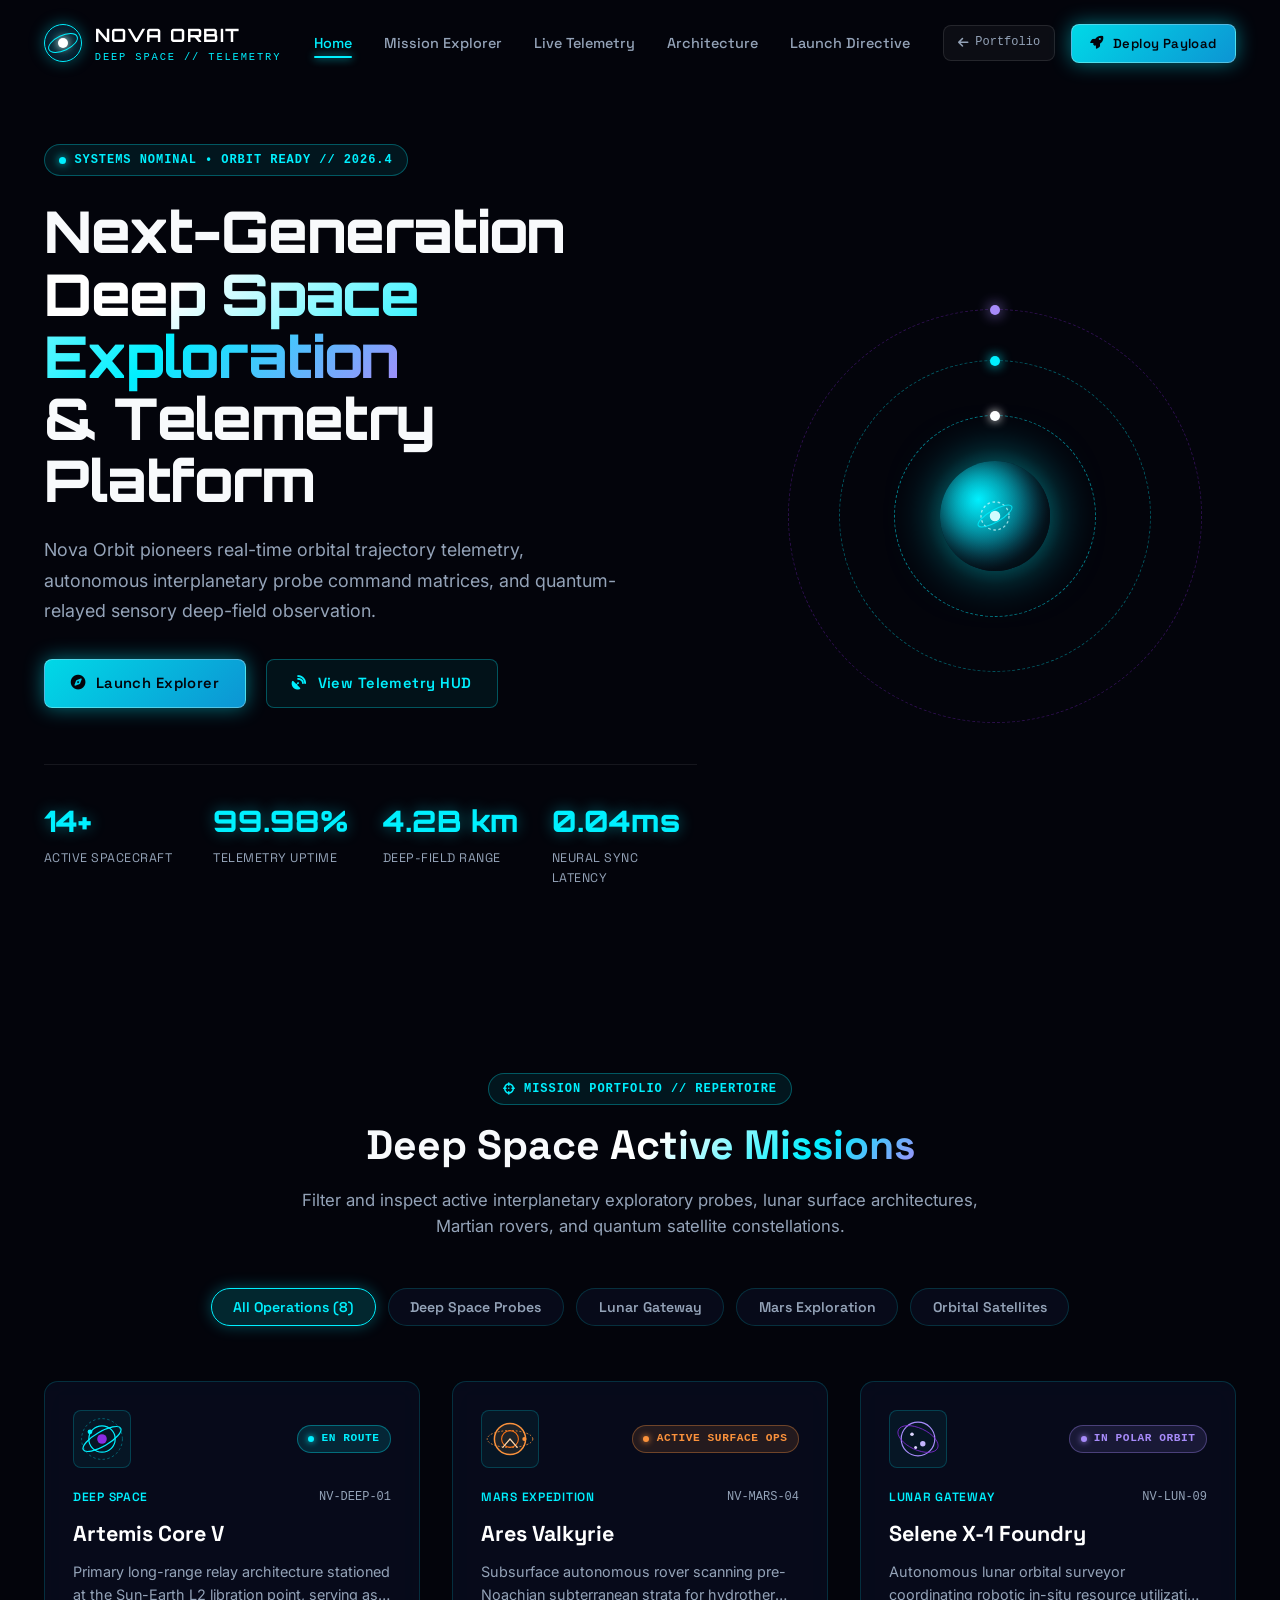
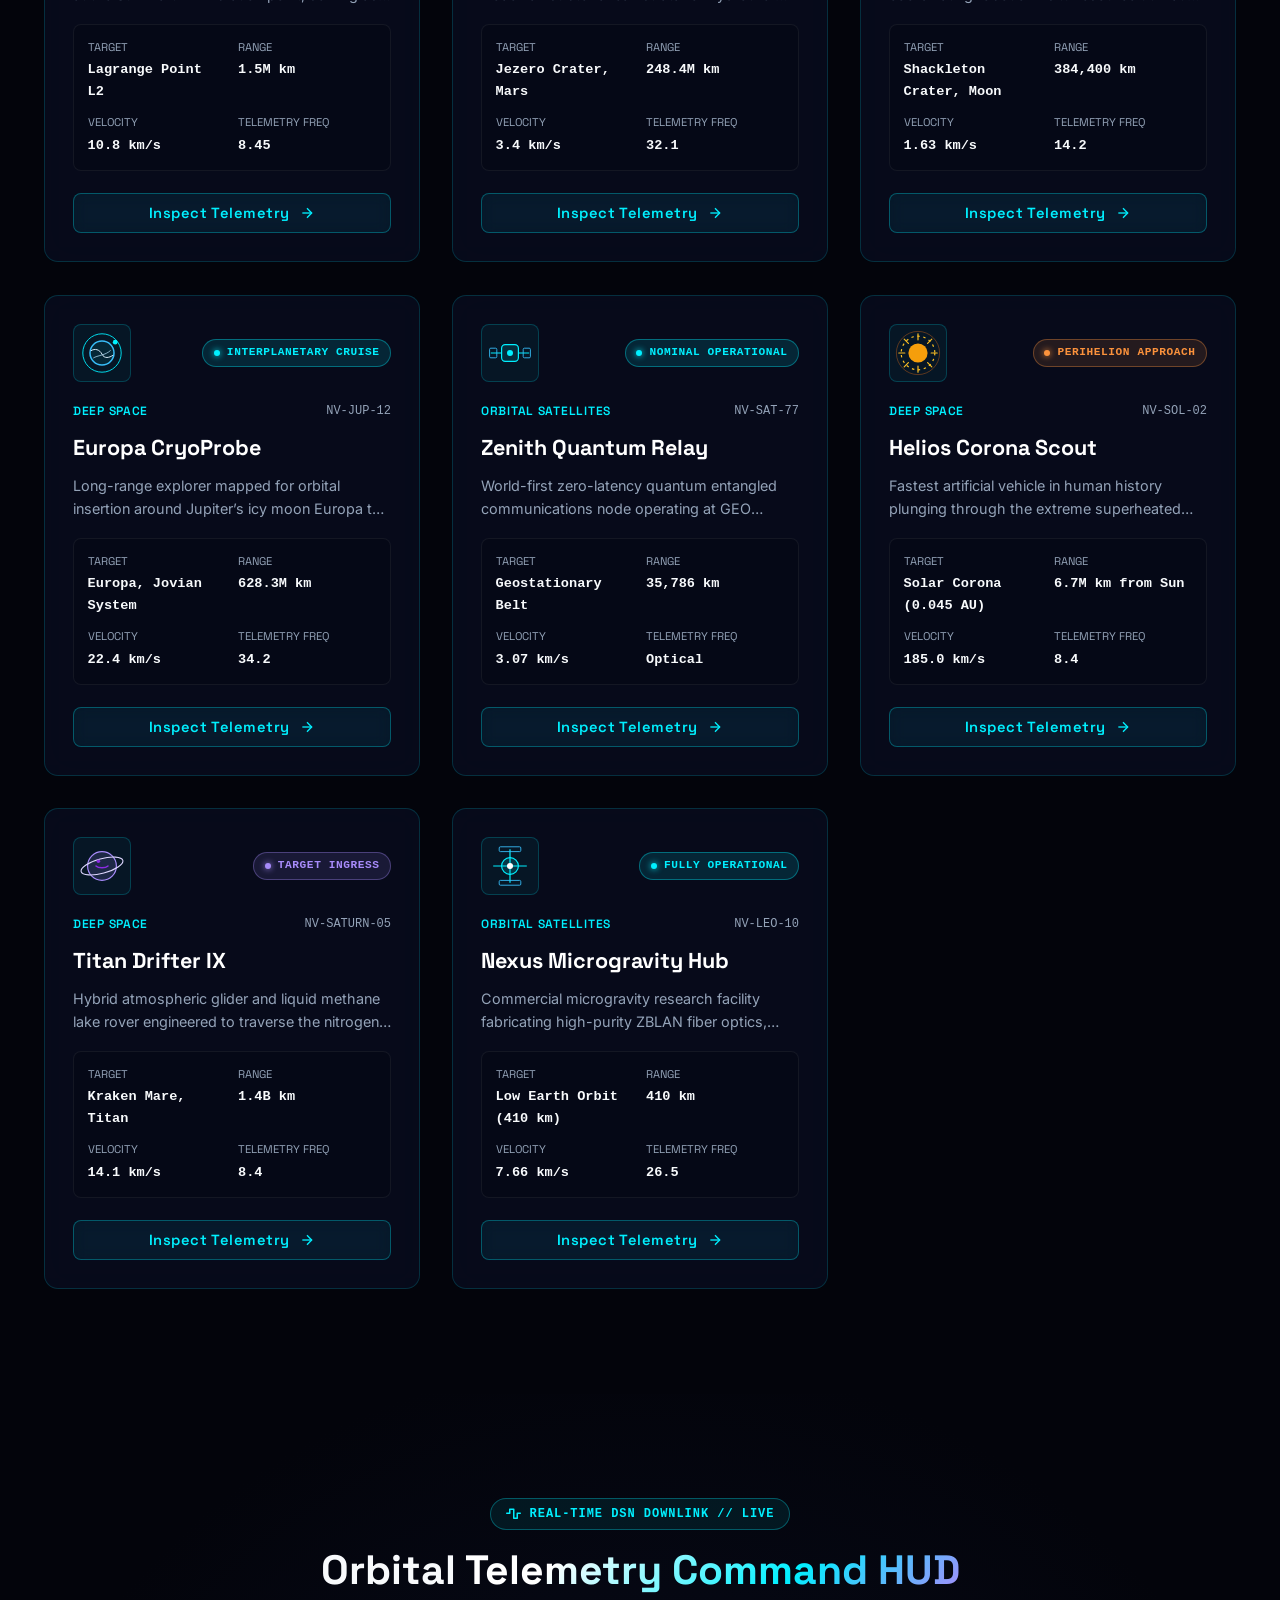
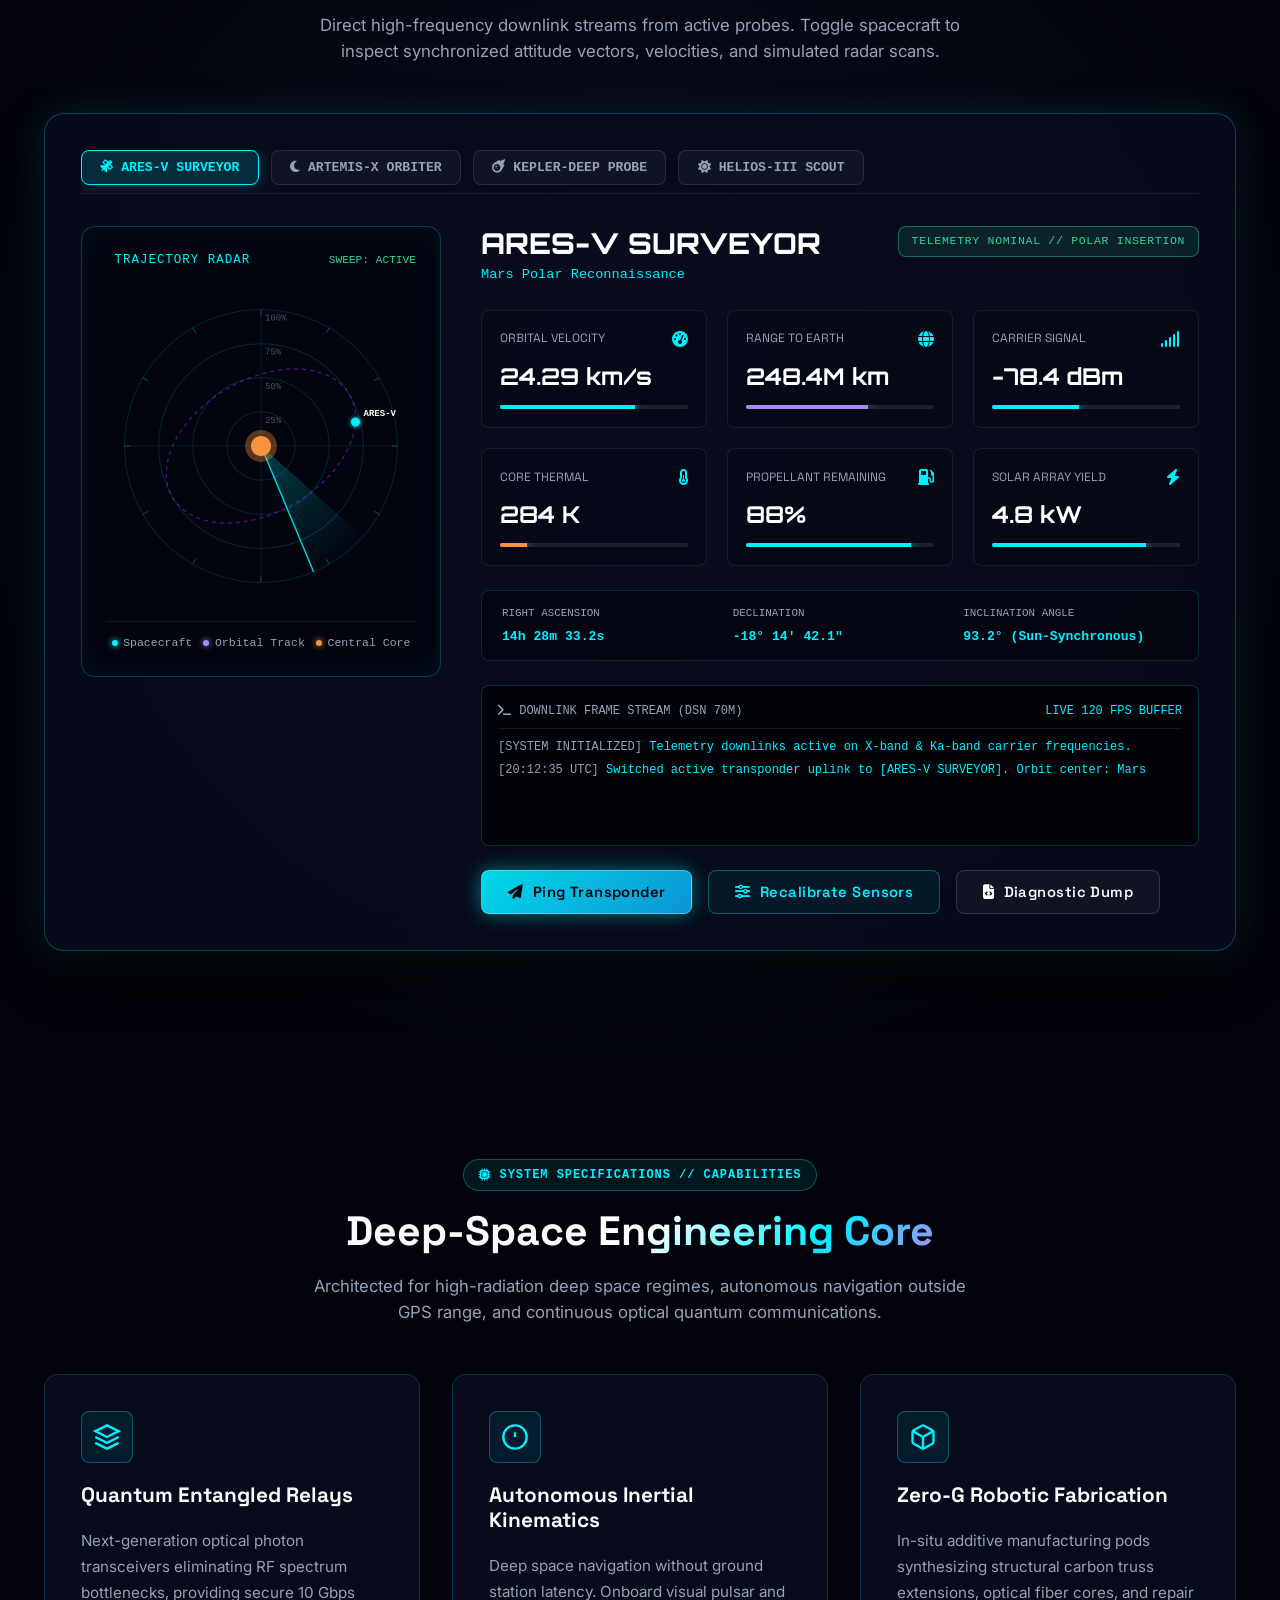
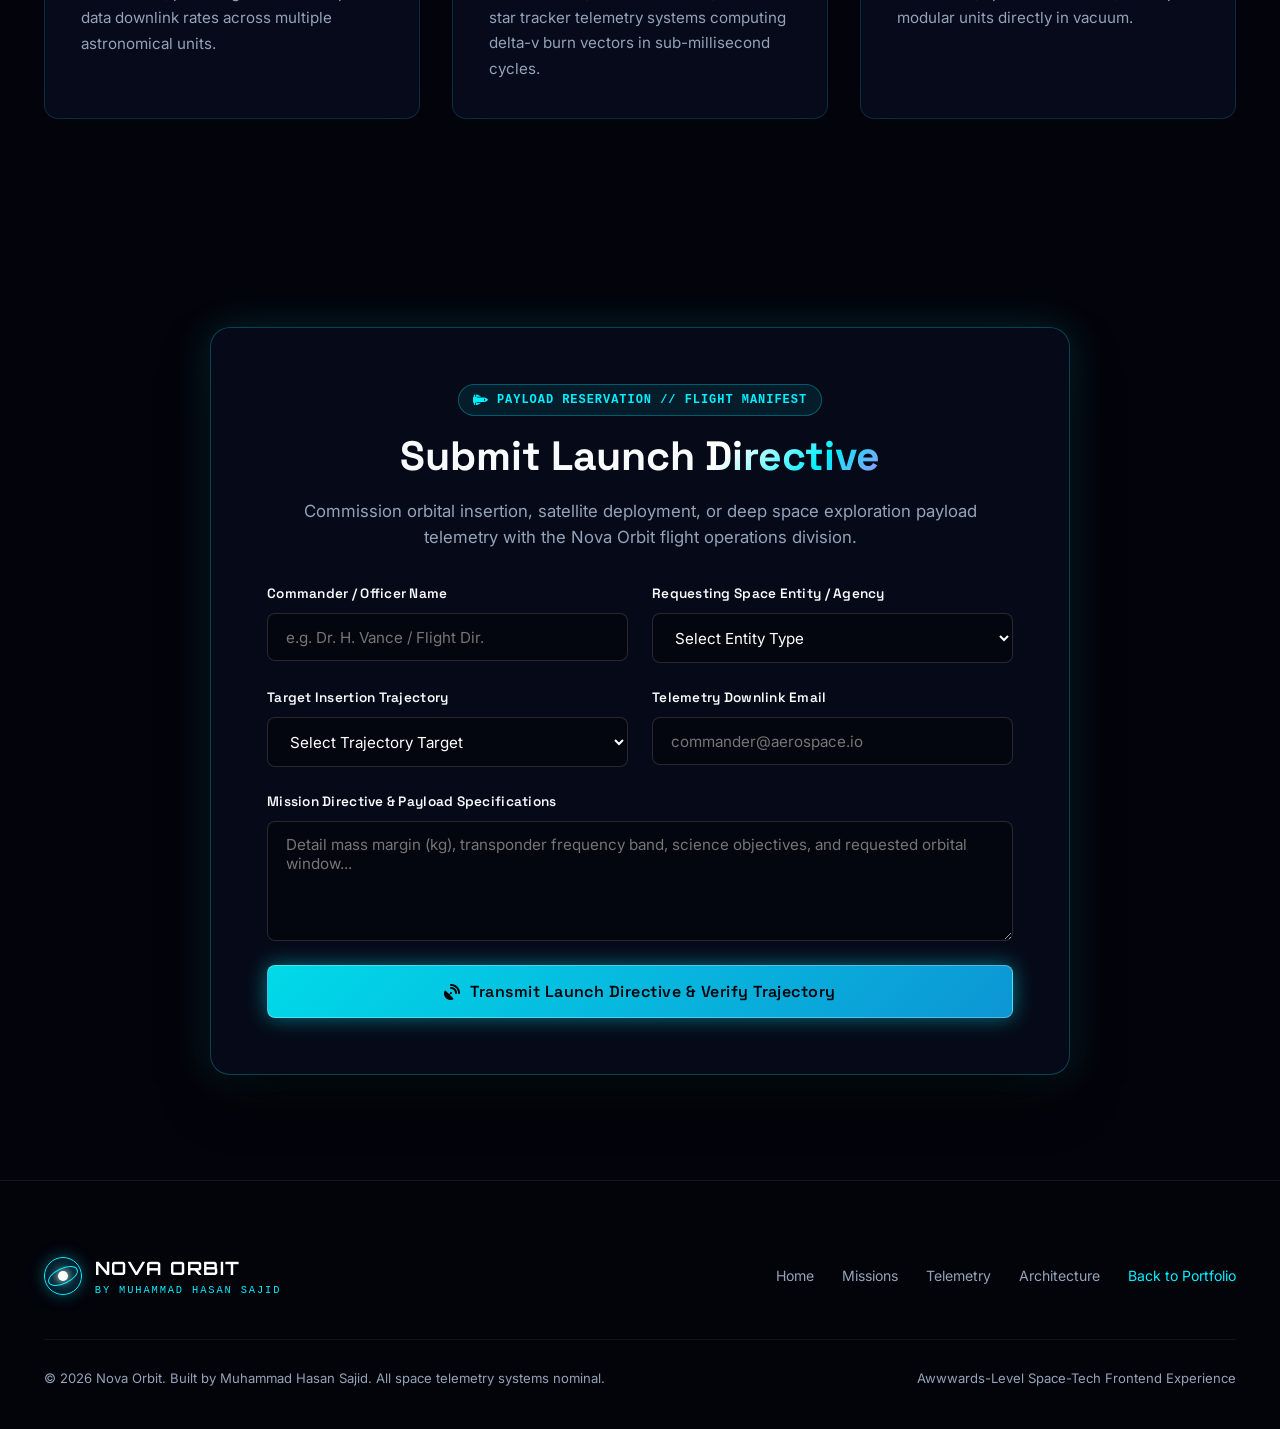
<file: projects/nova-orbit/index.html>
<!DOCTYPE html>
<html lang="en">
<head>
  <meta charset="UTF-8" />
  <meta name="viewport" content="width=device-width, initial-scale=1.0" />
  <meta name="description" content="NOVA ORBIT — Next-Generation Deep Space Exploration, Interactive Planetary Explorer & Live 60fps Orbital Telemetry Platform by Muhammad Hasan Sajid." />
  <meta name="author" content="Muhammad Hasan Sajid" />
  <title>NOVA ORBIT — Deep Space Exploration &amp; Live Telemetry Platform</title>

  <!-- Google Typography Fonts: Space Grotesk, Orbitron & Inter -->
  <link rel="preconnect" href="https://fonts.googleapis.com" />
  <link rel="preconnect" href="https://fonts.gstatic.com" crossorigin />
  <link href="https://fonts.googleapis.com/css2?family=Inter:wght@300;400;500;600;700&family=Orbitron:wght@600;700;800;900&family=Space+Grotesk:wght@500;600;700&display=swap" rel="stylesheet" />

  <!-- Font Awesome 6.5 Icons -->
  <link rel="stylesheet" href="https://cdnjs.cloudflare.com/ajax/libs/font-awesome/6.5.1/css/all.min.css" />

  <!-- Flagship Stylesheet -->
  <link rel="stylesheet" href="css/style.css" />
</head>
<body>

  <!-- Top Scroll Progress Indicator -->
  <div id="scroll-progress" aria-hidden="true"></div>

  <!-- Background 60fps Multi-Layer Parallax Starfield Canvas -->
  <canvas id="space-canvas" aria-hidden="true"></canvas>

  <!-- ═════════════════════════════════════════════════════════════════════
       1. GLASSMORHPIC STICKY NAVBAR
       ═════════════════════════════════════════════════════════════════════ -->
  <header class="space-navbar" id="navbar">
    <div class="container nav-wrap">
      
      <!-- Brand Logo -->
      <a href="#hero" class="nav-brand" aria-label="Nova Orbit Home">
        <div class="brand-icon-orbit">
          <div class="brand-ring"></div>
          <div class="brand-core"></div>
        </div>
        <div class="brand-text-block">
          <span class="brand-title">NOVA ORBIT</span>
          <span class="brand-subtitle">DEEP SPACE // TELEMETRY</span>
        </div>
      </a>

      <!-- Desktop Navigation Links -->
      <ul class="nav-links-desktop">
        <li><a href="#hero" class="nav-link active">Home</a></li>
        <li><a href="#explorer" class="nav-link">Mission Explorer</a></li>
        <li><a href="#telemetry" class="nav-link">Live Telemetry</a></li>
        <li><a href="#architecture" class="nav-link">Architecture</a></li>
        <li><a href="#launch" class="nav-link">Launch Directive</a></li>
      </ul>

      <!-- Action Cluster -->
      <div class="nav-actions">
        <a href="../../index.html" class="nav-back-portfolio" title="Return to Portfolio">
          <i class="fa-solid fa-arrow-left"></i>
          <span>Portfolio</span>
        </a>
        <a href="#launch" class="btn btn-glow-cyan" style="padding: 0.5rem 1.15rem; font-size: 0.82rem;">
          <i class="fa-solid fa-rocket"></i>
          <span>Deploy Payload</span>
        </a>

        <!-- Mobile Drawer Toggle -->
        <button class="nav-toggle-btn" id="nav-toggle" aria-label="Toggle Navigation Menu" aria-expanded="false">
          <span></span>
          <span></span>
          <span></span>
        </button>
      </div>

    </div>
  </header>

  <!-- Mobile Drawer Menu -->
  <aside class="mobile-drawer" id="mobile-drawer" aria-label="Mobile Navigation">
    <div class="drawer-header">
      <span class="brand-title" style="font-size: 1.4rem;">NOVA ORBIT</span>
    </div>
    <nav class="drawer-links">
      <a href="#hero" class="drawer-link">01. Home</a>
      <a href="#explorer" class="drawer-link">02. Mission Explorer</a>
      <a href="#telemetry" class="drawer-link">03. Live Telemetry</a>
      <a href="#architecture" class="drawer-link">04. Deep Architecture</a>
      <a href="#launch" class="drawer-link">05. Launch Directive</a>
      <a href="../../index.html" class="drawer-link" style="color: var(--cyan); margin-top: 1rem;">
        <i class="fa-solid fa-arrow-left"></i> Return to Portfolio
      </a>
    </nav>
  </aside>

  <main>
    <!-- ═════════════════════════════════════════════════════════════════════
         2. CINEMATIC HERO SECTION
         ═════════════════════════════════════════════════════════════════════ -->
    <section class="hero-section" id="hero">
      <div class="container hero-grid">
        
        <div class="hero-content reveal">
          <div class="pulse-beacon">
            <span class="beacon-dot"></span>
            <span>SYSTEMS NOMINAL • ORBIT READY // 2026.4</span>
          </div>

          <h1 class="hero-title">
            Next-Generation <br />
            <span class="gradient-title">Deep Space Exploration</span> <br />
            &amp; Telemetry Platform
          </h1>

          <p class="hero-description">
            Nova Orbit pioneers real-time orbital trajectory telemetry, autonomous interplanetary probe command matrices, and quantum-relayed sensory deep-field observation.
          </p>

          <div class="hero-cta-group">
            <a href="#explorer" class="btn btn-glow-cyan">
              <i class="fa-solid fa-compass"></i>
              <span>Launch Explorer</span>
            </a>
            <a href="#telemetry" class="btn btn-outline-cyan">
              <i class="fa-solid fa-satellite-dish"></i>
              <span>View Telemetry HUD</span>
            </a>
          </div>

          <!-- Hero Count-Up Metrics -->
          <div class="hero-stats-row">
            <div class="stat-item">
              <span class="stat-count" data-target="14" data-suffix="+">0</span>
              <span class="stat-label">Active Spacecraft</span>
            </div>
            <div class="stat-item">
              <span class="stat-count" data-target="99.98" data-suffix="%" data-decimals="2">0</span>
              <span class="stat-label">Telemetry Uptime</span>
            </div>
            <div class="stat-item">
              <span class="stat-count" data-target="4.2" data-suffix="B km" data-decimals="1">0</span>
              <span class="stat-label">Deep-Field Range</span>
            </div>
            <div class="stat-item">
              <span class="stat-count" data-target="0.04" data-suffix="ms" data-decimals="2">0</span>
              <span class="stat-label">Neural Sync Latency</span>
            </div>
          </div>
        </div>

        <!-- Hero Orbital Rings Visualizer -->
        <div class="hero-visual-frame reveal">
          <div class="orbit-system-canvas">
            <div class="orbital-ring ring-outer">
              <div class="orbit-satellite-dot" style="background: var(--violet-light); box-shadow: 0 0 14px var(--violet-light);"></div>
            </div>
            <div class="orbital-ring ring-mid">
              <div class="orbit-satellite-dot"></div>
            </div>
            <div class="orbital-ring ring-inner">
              <div class="orbit-satellite-dot" style="background: #FFFFFF; box-shadow: 0 0 10px #FFFFFF;"></div>
            </div>
            <div class="hero-planet-core">
              <div class="planet-atmosphere"></div>
              <svg viewBox="0 0 48 48" width="42" height="42" fill="none">
                <circle cx="24" cy="24" r="16" stroke="rgba(255,255,255,0.7)" stroke-width="1.5" stroke-dasharray="3 3"/>
                <circle cx="24" cy="24" r="6" fill="#FFFFFF"/>
                <ellipse cx="24" cy="24" rx="22" ry="7" stroke="rgba(0,240,255,0.8)" stroke-width="1.2" transform="rotate(-30 24 24)"/>
              </svg>
            </div>
          </div>
        </div>

      </div>
    </section>

    <!-- ═════════════════════════════════════════════════════════════════════
         3. INTERACTIVE MISSION & PLANET EXPLORER
         ═════════════════════════════════════════════════════════════════════ -->
    <section class="explorer-section" id="explorer">
      <div class="container">
        
        <div class="section-head reveal">
          <div class="pulse-beacon">
            <i class="fa-solid fa-crosshairs"></i>
            <span>MISSION PORTFOLIO // REPERTOIRE</span>
          </div>
          <h2 class="section-title">
            Deep Space <span class="gradient-title">Active Missions</span>
          </h2>
          <p class="section-subtext">
            Filter and inspect active interplanetary exploratory probes, lunar surface architectures, Martian rovers, and quantum satellite constellations.
          </p>
        </div>

        <!-- Filter Category Tabs -->
        <div class="filter-tabs-wrapper reveal">
          <button class="filter-tab-btn active" data-filter="all">All Operations (8)</button>
          <button class="filter-tab-btn" data-filter="deep-space">Deep Space Probes</button>
          <button class="filter-tab-btn" data-filter="lunar">Lunar Gateway</button>
          <button class="filter-tab-btn" data-filter="mars">Mars Exploration</button>
          <button class="filter-tab-btn" data-filter="satellites">Orbital Satellites</button>
        </div>

        <!-- Interactive 3D Cards Grid -->
        <div class="mission-grid" id="mission-grid">
          <!-- Populated dynamically via main.js -->
        </div>

      </div>
    </section>

    <!-- ═════════════════════════════════════════════════════════════════════
         4. LIVE ORBITAL TELEMETRY PANEL
         ═════════════════════════════════════════════════════════════════════ -->
    <section class="telemetry-section" id="telemetry">
      <div class="container">
        
        <div class="section-head reveal">
          <div class="pulse-beacon">
            <i class="fa-solid fa-wave-square"></i>
            <span>REAL-TIME DSN DOWNLINK // LIVE</span>
          </div>
          <h2 class="section-title">
            Orbital <span class="gradient-title">Telemetry Command HUD</span>
          </h2>
          <p class="section-subtext">
            Direct high-frequency downlink streams from active probes. Toggle spacecraft to inspect synchronized attitude vectors, velocities, and simulated radar scans.
          </p>
        </div>

        <div class="telemetry-hud-card reveal">
          
          <!-- Spacecraft Switcher Tabs -->
          <div class="telemetry-craft-bar" role="tablist" aria-label="Select Active Spacecraft">
            <button class="telemetry-craft-btn active" data-craft="ares-v" role="tab" aria-selected="true">
              <i class="fa-solid fa-satellite"></i> ARES-V SURVEYOR
            </button>
            <button class="telemetry-craft-btn" data-craft="artemis-x" role="tab" aria-selected="false">
              <i class="fa-solid fa-moon"></i> ARTEMIS-X ORBITER
            </button>
            <button class="telemetry-craft-btn" data-craft="kepler-deep" role="tab" aria-selected="false">
              <i class="fa-solid fa-meteor"></i> KEPLER-DEEP PROBE
            </button>
            <button class="telemetry-craft-btn" data-craft="helios-iii" role="tab" aria-selected="false">
              <i class="fa-solid fa-sun"></i> HELIOS-III SCOUT
            </button>
          </div>

          <!-- Main HUD Layout -->
          <div class="hud-main-grid">
            
            <!-- Radar & Orbit Visualizer Box -->
            <div class="radar-display-box">
              <div class="radar-header">
                <span class="radar-title"><i class="fa-solid fa-radar"></i> TRAJECTORY RADAR</span>
                <span class="radar-scan-tag">SWEEP: ACTIVE</span>
              </div>

              <div class="radar-canvas-container">
                <canvas id="radar-canvas"></canvas>
              </div>

              <div class="radar-legend">
                <div class="legend-item">
                  <span class="legend-dot legend-cyan"></span>
                  <span>Spacecraft</span>
                </div>
                <div class="legend-item">
                  <span class="legend-dot legend-violet"></span>
                  <span>Orbital Track</span>
                </div>
                <div class="legend-item">
                  <span class="legend-dot legend-orange"></span>
                  <span>Central Core</span>
                </div>
              </div>
            </div>

            <!-- Telemetry Metrics & Ephemeris Coordinates -->
            <div class="hud-metrics-column">
              
              <div class="hud-craft-headline">
                <div class="hud-craft-title-wrap">
                  <h3 id="hud-craft-name">ARES-V SURVEYOR</h3>
                  <span id="hud-craft-dest">Mars Polar Reconnaissance</span>
                </div>
                <span id="hud-craft-status" class="hud-status-badge status-active">
                  TELEMETRY NOMINAL // POLAR INSERTION
                </span>
              </div>

              <!-- 6 Metric Cards -->
              <div class="hud-metrics-grid">
                
                <div class="metric-card">
                  <div class="metric-meta">
                    <span class="metric-label">Orbital Velocity</span>
                    <i class="fa-solid fa-gauge-high text-cyan"></i>
                  </div>
                  <span class="metric-value" id="val-velocity">24.28 km/s</span>
                  <div class="metric-bar-track">
                    <div class="metric-bar-fill" style="width: 72%;"></div>
                  </div>
                </div>

                <div class="metric-card">
                  <div class="metric-meta">
                    <span class="metric-label">Range to Earth</span>
                    <i class="fa-solid fa-globe text-cyan"></i>
                  </div>
                  <span class="metric-value" id="val-distance">248.4M km</span>
                  <div class="metric-bar-track">
                    <div class="metric-bar-fill fill-purple" style="width: 65%;"></div>
                  </div>
                </div>

                <div class="metric-card">
                  <div class="metric-meta">
                    <span class="metric-label">Carrier Signal</span>
                    <i class="fa-solid fa-signal text-cyan"></i>
                  </div>
                  <span class="metric-value" id="val-signal">-78.4 dBm</span>
                  <div class="metric-bar-track">
                    <div class="metric-bar-fill" id="bar-signal" style="width: 78%;"></div>
                  </div>
                </div>

                <div class="metric-card">
                  <div class="metric-meta">
                    <span class="metric-label">Core Thermal</span>
                    <i class="fa-solid fa-temperature-half text-cyan"></i>
                  </div>
                  <span class="metric-value" id="val-thermal">284 K</span>
                  <div class="metric-bar-track">
                    <div class="metric-bar-fill fill-orange" id="bar-thermal" style="width: 48%;"></div>
                  </div>
                </div>

                <div class="metric-card">
                  <div class="metric-meta">
                    <span class="metric-label">Propellant Remaining</span>
                    <i class="fa-solid fa-gas-pump text-cyan"></i>
                  </div>
                  <span class="metric-value" id="val-fuel">88%</span>
                  <div class="metric-bar-track">
                    <div class="metric-bar-fill" id="bar-fuel" style="width: 88%;"></div>
                  </div>
                </div>

                <div class="metric-card">
                  <div class="metric-meta">
                    <span class="metric-label">Solar Array Yield</span>
                    <i class="fa-solid fa-bolt text-cyan"></i>
                  </div>
                  <span class="metric-value" id="val-solar">4.8 kW</span>
                  <div class="metric-bar-track">
                    <div class="metric-bar-fill" style="width: 82%;"></div>
                  </div>
                </div>

              </div>

              <!-- Ephemeris Coordinates Bar -->
              <div class="hud-coords-bar">
                <div class="coord-item">
                  <span class="coord-label">Right Ascension</span>
                  <span class="coord-val" id="coord-ra">14h 28m 33.2s</span>
                </div>
                <div class="coord-item">
                  <span class="coord-label">Declination</span>
                  <span class="coord-val" id="coord-dec">-18° 14' 42.1"</span>
                </div>
                <div class="coord-item">
                  <span class="coord-label">Inclination Angle</span>
                  <span class="coord-val" id="coord-inc">93.2° (Sun-Sync)</span>
                </div>
              </div>

              <!-- Live Telemetry Terminal Stream -->
              <div class="telemetry-terminal-pane">
                <div class="terminal-title-bar">
                  <span><i class="fa-solid fa-terminal"></i> DOWNLINK FRAME STREAM (DSN 70M)</span>
                  <span class="text-cyan">LIVE 120 FPS BUFFER</span>
                </div>
                <div class="terminal-logs-window" id="telemetry-terminal-logs">
                  <div class="terminal-row">
                    <span class="time-stamp">[SYSTEM INITIALIZED]</span>
                    <span class="log-txt">Telemetry downlinks active on X-band &amp; Ka-band carrier frequencies.</span>
                  </div>
                </div>
              </div>

              <!-- Action Cluster -->
              <div class="hud-actions-row">
                <button class="btn btn-glow-cyan" id="btn-telemetry-ping">
                  <i class="fa-solid fa-paper-plane"></i>
                  <span>Ping Transponder</span>
                </button>
                <button class="btn btn-outline-cyan" id="btn-telemetry-recal">
                  <i class="fa-solid fa-sliders"></i>
                  <span>Recalibrate Sensors</span>
                </button>
                <button class="btn btn-ghost-space" id="btn-telemetry-dump">
                  <i class="fa-solid fa-file-code"></i>
                  <span>Diagnostic Dump</span>
                </button>
              </div>

            </div>

          </div>

        </div>

      </div>
    </section>

    <!-- ═════════════════════════════════════════════════════════════════════
         5. ARCHITECTURAL CAPABILITY MATRIX
         ═════════════════════════════════════════════════════════════════════ -->
    <section class="arch-section" id="architecture">
      <div class="container">
        
        <div class="section-head reveal">
          <div class="pulse-beacon">
            <i class="fa-solid fa-microchip"></i>
            <span>SYSTEM SPECIFICATIONS // CAPABILITIES</span>
          </div>
          <h2 class="section-title">
            Deep-Space <span class="gradient-title">Engineering Core</span>
          </h2>
          <p class="section-subtext">
            Architected for high-radiation deep space regimes, autonomous navigation outside GPS range, and continuous optical quantum communications.
          </p>
        </div>

        <div class="arch-grid">
          
          <div class="arch-card reveal">
            <div class="arch-icon-box">
              <svg width="28" height="28" viewBox="0 0 24 24" fill="none" stroke="currentColor" stroke-width="2">
                <polygon points="12 2 2 7 12 12 22 7 12 2"></polygon>
                <polyline points="2 17 12 22 22 17"></polyline>
                <polyline points="2 12 12 17 22 12"></polyline>
              </svg>
            </div>
            <h3 class="arch-title">Quantum Entangled Relays</h3>
            <p class="arch-desc">
              Next-generation optical photon transceivers eliminating RF spectrum bottlenecks, providing secure 10 Gbps data downlink rates across multiple astronomical units.
            </p>
          </div>

          <div class="arch-card reveal">
            <div class="arch-icon-box">
              <svg width="28" height="28" viewBox="0 0 24 24" fill="none" stroke="currentColor" stroke-width="2">
                <circle cx="12" cy="12" r="10"></circle>
                <line x1="12" y1="8" x2="12" y2="12"></line>
                <line x1="12" y1="16" x2="12.01" y2="16"></line>
              </svg>
            </div>
            <h3 class="arch-title">Autonomous Inertial Kinematics</h3>
            <p class="arch-desc">
              Deep space navigation without ground station latency. Onboard visual pulsar and star tracker telemetry systems computing delta-v burn vectors in sub-millisecond cycles.
            </p>
          </div>

          <div class="arch-card reveal">
            <div class="arch-icon-box">
              <svg width="28" height="28" viewBox="0 0 24 24" fill="none" stroke="currentColor" stroke-width="2">
                <path d="M21 16V8a2 2 0 0 0-1-1.73l-7-4a2 2 0 0 0-2 0l-7 4A2 2 0 0 0 3 8v8a2 2 0 0 0 1 1.73l7 4a2 2 0 0 0 2 0l7-4A2 2 0 0 0 21 16z"></path>
                <polyline points="3.27 6.96 12 12.01 20.73 6.96"></polyline>
                <line x1="12" y1="22.08" x2="12" y2="12"></line>
              </svg>
            </div>
            <h3 class="arch-title">Zero-G Robotic Fabrication</h3>
            <p class="arch-desc">
              In-situ additive manufacturing pods synthesizing structural carbon truss extensions, optical fiber cores, and repair modular units directly in vacuum.
            </p>
          </div>

        </div>

      </div>
    </section>

    <!-- ═════════════════════════════════════════════════════════════════════
         6. LAUNCH INQUIRY & MISSION DIRECTIVE FORM
         ═════════════════════════════════════════════════════════════════════ -->
    <section class="launch-section" id="launch">
      <div class="container">
        
        <div class="launch-card reveal">
          <div class="section-head" style="margin-bottom: 1.5rem;">
            <div class="pulse-beacon">
              <i class="fa-solid fa-shuttle-space"></i>
              <span>PAYLOAD RESERVATION // FLIGHT MANIFEST</span>
            </div>
            <h2 class="section-title">
              Submit Launch <span class="gradient-title">Directive</span>
            </h2>
            <p class="section-subtext">
              Commission orbital insertion, satellite deployment, or deep space exploration payload telemetry with the Nova Orbit flight operations division.
            </p>
          </div>

          <form id="launch-inquiry-form" class="launch-form" novalidate>
            
            <div class="form-row-2col">
              <div class="field-group">
                <label for="field-commander" class="field-label">Commander / Officer Name</label>
                <input type="text" id="field-commander" class="field-input" placeholder="e.g. Dr. H. Vance / Flight Dir." required />
                <span class="field-error-msg">Please specify commanding officer name.</span>
              </div>

              <div class="field-group">
                <label for="field-agency" class="field-label">Requesting Space Entity / Agency</label>
                <select id="field-agency" class="field-select" required>
                  <option value="">Select Entity Type</option>
                  <option value="commercial">Commercial Aerospace Enterprise</option>
                  <option value="research">University / Astrophysics Institute</option>
                  <option value="defense">National Defense / Orbital Command</option>
                  <option value="private">Private Exploratory Consortium</option>
                </select>
                <span class="field-error-msg">Please select requesting agency category.</span>
              </div>
            </div>

            <div class="form-row-2col">
              <div class="field-group">
                <label for="field-orbit" class="field-label">Target Insertion Trajectory</label>
                <select id="field-orbit" class="field-select" required>
                  <option value="">Select Trajectory Target</option>
                  <option value="leo">Low Earth Orbit (LEO 400km)</option>
                  <option value="geo">Geostationary Transfer Orbit (GTO/GEO)</option>
                  <option value="lunar">Trans-Lunar Injection (TLI / NRHO)</option>
                  <option value="mars">Trans-Mars Trajectory (Hohmann Transfer)</option>
                  <option value="deep">Outer Solar System Heliocentric Escape</option>
                </select>
                <span class="field-error-msg">Please select requested orbit trajectory.</span>
              </div>

              <div class="field-group">
                <label for="field-email" class="field-label">Telemetry Downlink Email</label>
                <input type="email" id="field-email" class="field-input" placeholder="commander@aerospace.io" required />
                <span class="field-error-msg">Valid contact downlink email required.</span>
              </div>
            </div>

            <div class="field-group">
              <label for="field-directive" class="field-label">Mission Directive &amp; Payload Specifications</label>
              <textarea id="field-directive" class="field-textarea" placeholder="Detail mass margin (kg), transponder frequency band, science objectives, and requested orbital window..." required></textarea>
              <span class="field-error-msg">Please provide mission specifications (min 12 characters).</span>
            </div>

            <button type="submit" class="btn btn-glow-cyan" style="width: 100%; padding: 0.95rem; font-size: 1rem;">
              <i class="fa-solid fa-satellite-dish"></i>
              <span>Transmit Launch Directive &amp; Verify Trajectory</span>
            </button>

          </form>
        </div>

      </div>
    </section>
  </main>

  <!-- ═════════════════════════════════════════════════════════════════════
       7. MISSION DETAILS MODAL
       ═════════════════════════════════════════════════════════════════════ -->
  <div class="modal-overlay" id="mission-modal" role="dialog" aria-modal="true" aria-label="Mission Details">
    <div class="modal-backdrop" id="modal-backdrop"></div>
    <div class="modal-window">
      <button class="modal-close-btn" id="modal-close-btn" aria-label="Close Modal">&times;</button>
      <div id="modal-content-container">
        <!-- Injected dynamically via main.js -->
      </div>
    </div>
  </div>

  <!-- ═════════════════════════════════════════════════════════════════════
       8. CYBER TOAST NOTIFICATION
       ═════════════════════════════════════════════════════════════════════ -->
  <div class="cyber-toast" id="cyber-toast" role="alert" aria-live="polite">
    <div class="toast-icon">
      <i class="fa-solid fa-check"></i>
    </div>
    <div class="toast-content">
      <strong class="toast-title">Telemetry Linked</strong>
      <p class="toast-desc">Transponder carrier locked successfully.</p>
    </div>
    <button class="toast-close-btn" aria-label="Dismiss Notification">&times;</button>
  </div>

  <!-- ═════════════════════════════════════════════════════════════════════
       9. MINIMAL COSMIC FOOTER
       ═════════════════════════════════════════════════════════════════════ -->
  <footer class="space-footer">
    <div class="container">
      
      <div class="footer-grid">
        <div class="nav-brand">
          <div class="brand-icon-orbit">
            <div class="brand-ring"></div>
            <div class="brand-core"></div>
          </div>
          <div class="brand-text-block">
            <span class="brand-title">NOVA ORBIT</span>
            <span class="brand-subtitle">BY MUHAMMAD HASAN SAJID</span>
          </div>
        </div>

        <ul class="footer-nav">
          <li><a href="#hero" class="footer-link">Home</a></li>
          <li><a href="#explorer" class="footer-link">Missions</a></li>
          <li><a href="#telemetry" class="footer-link">Telemetry</a></li>
          <li><a href="#architecture" class="footer-link">Architecture</a></li>
          <li><a href="../../index.html" class="footer-link text-cyan">Back to Portfolio</a></li>
        </ul>
      </div>

      <div class="footer-bottom">
        <span>&copy; 2026 Nova Orbit. Built by Muhammad Hasan Sajid. All space telemetry systems nominal.</span>
        <span>Awwwards-Level Space-Tech Frontend Experience</span>
      </div>

    </div>
  </footer>

  <!-- Smooth Floating Back To Top Button -->
  <button class="back-to-top-btn" id="back-to-top" aria-label="Scroll back to top">
    <i class="fa-solid fa-arrow-up"></i>
  </button>

  <!-- JavaScript Engines -->
  <script src="js/space-canvas.js"></script>
  <script src="js/main.js"></script>
</body>
</html>
</file>
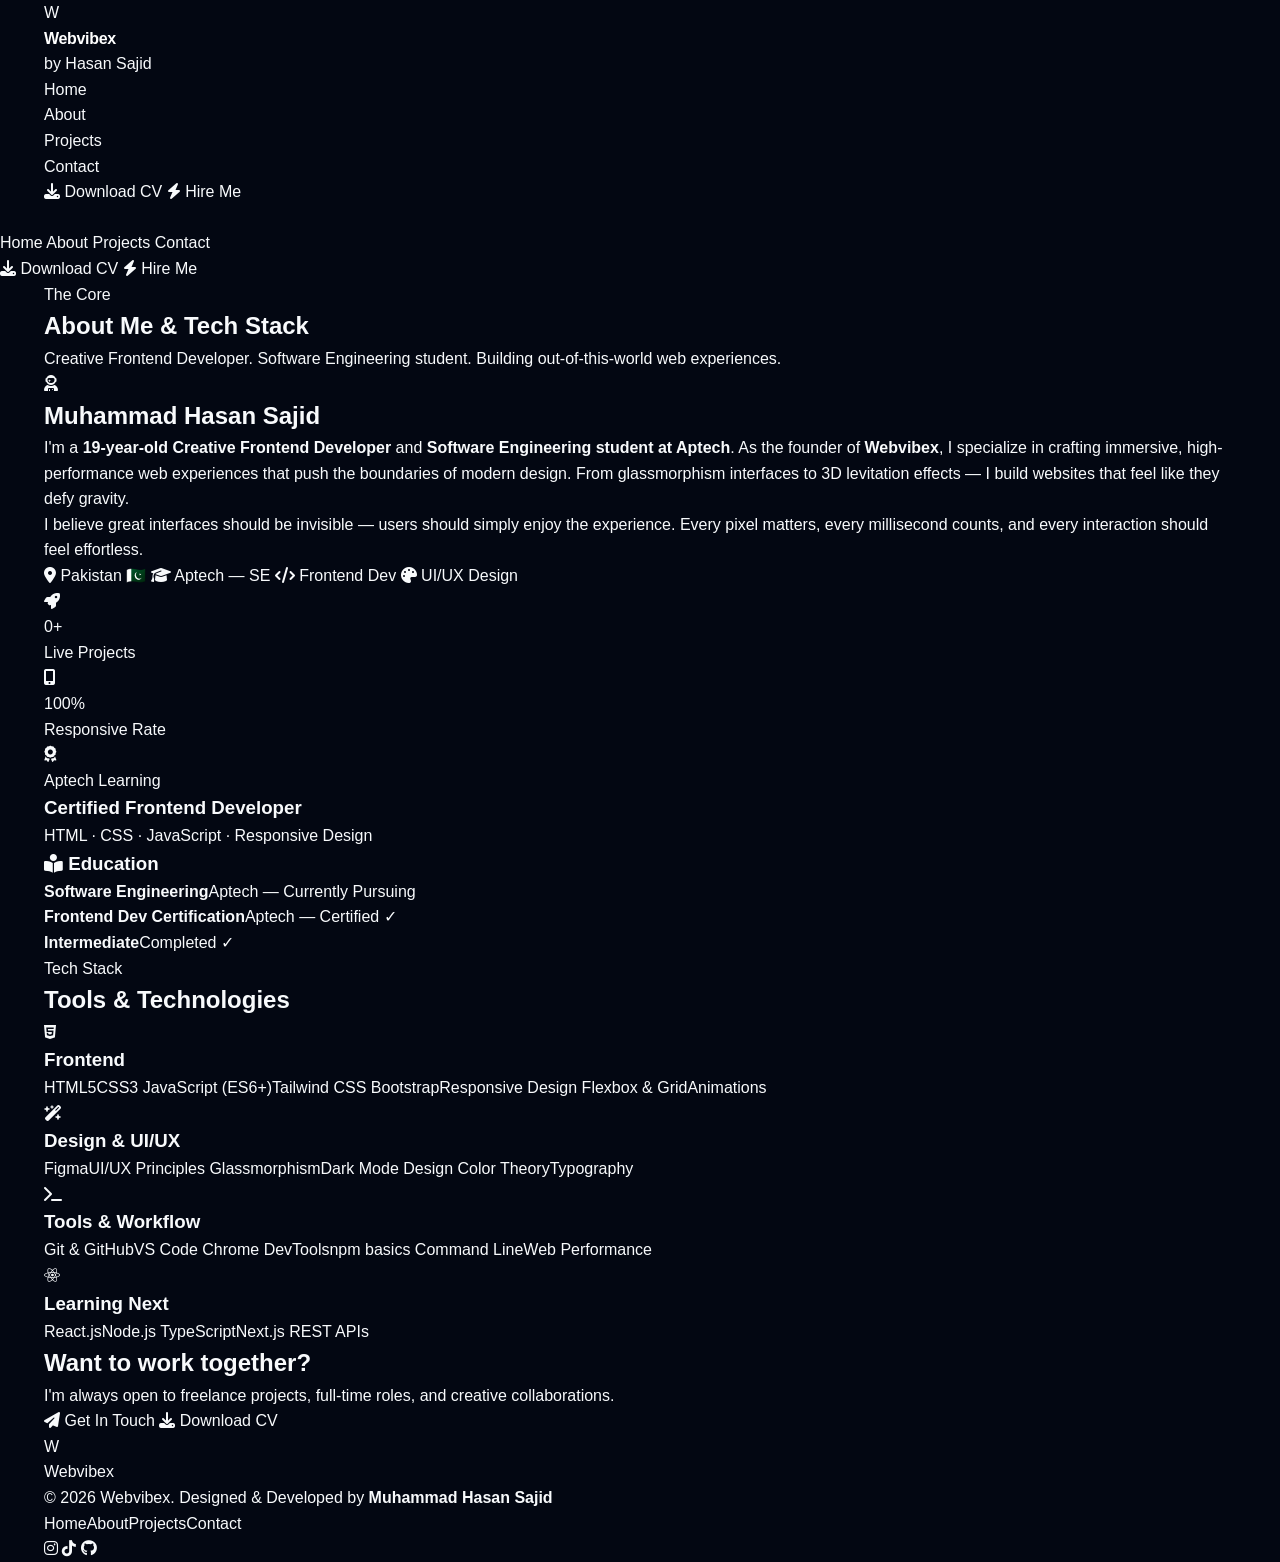
<file: about.html>
<!DOCTYPE html>
<html lang="en">
<head>
  <meta charset="UTF-8" />
  <meta name="viewport" content="width=device-width, initial-scale=1.0" />
  <meta name="description" content="About Muhammad Hasan Sajid — Creative Frontend Developer, Software Engineering student, and founder of Webvibex." />
  <title>About | Webvibex — Muhammad Hasan Sajid</title>
  <link rel="preconnect" href="https://fonts.googleapis.com" />
  <link rel="preconnect" href="https://fonts.gstatic.com" crossorigin />
  <link href="https://fonts.googleapis.com/css2?family=Inter:wght@300;400;500;600;700;800;900&display=swap" rel="stylesheet" />
  <link rel="stylesheet" href="https://cdnjs.cloudflare.com/ajax/libs/font-awesome/6.5.1/css/all.min.css" />
  <link rel="stylesheet" href="style.css" />
</head>
<body>
  <div class="ambient ambient-1" aria-hidden="true"></div>
  <div class="ambient ambient-2" aria-hidden="true"></div>

  <!-- ═══ NAVBAR ═══ -->
  <header id="navbar">
    <nav class="nav-inner container">
      <a href="index.html" class="brand">
        <div class="brand-logo"><span>W</span><span class="brand-dot"></span></div>
        <div class="brand-text"><span class="brand-name">Webvibex</span><span class="brand-sub">by Hasan Sajid</span></div>
      </a>
      <ul class="nav-links">
        <li><a href="index.html"    class="nav-link">Home</a></li>
        <li><a href="about.html"    class="nav-link active">About</a></li>
        <li><a href="projects.html" class="nav-link">Projects</a></li>
        <li><a href="contact.html"  class="nav-link">Contact</a></li>
      </ul>
      <div class="nav-actions">
        <a href="./assets/Muhammad_Hasan_Frontend_Developer_Resume.pdf" download="Muhammad_Hasan_Frontend_Developer_Resume.pdf" target="_blank" rel="noopener noreferrer" class="btn btn-ghost btn-sm"><i class="fa-solid fa-download"></i> Download CV</a>
        <a href="contact.html" class="btn btn-glow btn-sm"><i class="fa-solid fa-bolt"></i> Hire Me</a>
      </div>
      <button class="nav-toggle" id="navToggle" aria-label="Toggle menu" aria-expanded="false"><span></span><span></span><span></span></button>
    </nav>
    <div class="mobile-menu" id="mobileMenu" aria-hidden="true">
      <a href="index.html" class="mobile-link">Home</a>
      <a href="about.html" class="mobile-link active">About</a>
      <a href="projects.html" class="mobile-link">Projects</a>
      <a href="contact.html" class="mobile-link">Contact</a>
      <div class="mobile-btns">
        <a href="./assets/Muhammad_Hasan_Frontend_Developer_Resume.pdf" download="Muhammad_Hasan_Frontend_Developer_Resume.pdf" target="_blank" rel="noopener noreferrer" class="btn btn-ghost btn-sm"><i class="fa-solid fa-download"></i> Download CV</a>
        <a href="contact.html" class="btn btn-glow btn-full"><i class="fa-solid fa-bolt"></i> Hire Me</a>
      </div>
    </div>
  </header>

  <main>
    <!-- ═══ PAGE HEADER ═══ -->
    <section class="page-header">
      <div class="container">
        <span class="section-label reveal">The Core</span>
        <h1 class="page-title reveal">About Me &amp; <span class="gradient-text">Tech Stack</span></h1>
        <p class="page-sub reveal">Creative Frontend Developer. Software Engineering student. Building out-of-this-world web experiences.</p>
      </div>
    </section>

    <!-- ═══ BIO SECTION ═══ -->
    <section class="section">
      <div class="container">
        <div class="about-grid">

          <!-- Bio card -->
          <div class="glass-card about-bio reveal">
            <div class="about-icon-wrap"><i class="fa-solid fa-user-astronaut"></i></div>
            <h2>Muhammad Hasan Sajid</h2>
            <p>
              I'm a <strong>19-year-old Creative Frontend Developer</strong> and <strong>Software Engineering student at Aptech</strong>.
              As the founder of <strong class="gradient-text">Webvibex</strong>, I specialize in crafting immersive, high-performance
              web experiences that push the boundaries of modern design. From glassmorphism interfaces to 3D levitation effects —
              I build websites that feel like they defy gravity.
            </p>
            <p>
              I believe great interfaces should be invisible — users should simply enjoy the experience.
              Every pixel matters, every millisecond counts, and every interaction should feel effortless.
            </p>
            <div class="bio-chips">
              <span class="chip chip-cyan"><i class="fa-solid fa-location-dot"></i> Pakistan 🇵🇰</span>
              <span class="chip chip-violet"><i class="fa-solid fa-graduation-cap"></i> Aptech — SE</span>
              <span class="chip chip-cyan"><i class="fa-solid fa-code"></i> Frontend Dev</span>
              <span class="chip chip-violet"><i class="fa-solid fa-palette"></i> UI/UX Design</span>
            </div>
          </div>

          <!-- Stats -->
          <div class="glass-card about-stat-card reveal">
            <div class="stat-icon-wrap si-cyan"><i class="fa-solid fa-rocket"></i></div>
            <div class="stat-big"><span class="counter" data-target="4">0</span>+</div>
            <p class="stat-label">Live Projects</p>
          </div>

          <div class="glass-card about-stat-card reveal">
            <div class="stat-icon-wrap si-violet"><i class="fa-solid fa-mobile-screen-button"></i></div>
            <div class="stat-big">100<span class="stat-pct">%</span></div>
            <p class="stat-label">Responsive Rate</p>
          </div>

          <!-- Certification -->
          <div class="glass-card about-cert reveal">
            <div class="cert-glow" aria-hidden="true"></div>
            <div class="cert-icon"><i class="fa-solid fa-award"></i></div>
            <span class="cert-org">Aptech Learning</span>
            <h3>Certified Frontend Developer</h3>
            <p>HTML · CSS · JavaScript · Responsive Design</p>
            <div class="cert-bar"><div class="cert-fill"></div></div>
          </div>

          <!-- Education -->
          <div class="glass-card about-edu reveal">
            <h3 class="card-heading"><i class="fa-solid fa-book-open-reader"></i> Education</h3>
            <ul class="edu-timeline">
              <li><div class="edu-dot dot-active"></div><div><strong>Software Engineering</strong><span>Aptech — Currently Pursuing</span></div></li>
              <li><div class="edu-dot dot-done"></div><div><strong>Frontend Dev Certification</strong><span>Aptech — Certified ✓</span></div></li>
              <li><div class="edu-dot dot-done"></div><div><strong>Intermediate</strong><span>Completed ✓</span></div></li>
            </ul>
          </div>

        </div>
      </div>
    </section>

    <!-- ═══ SKILLS ═══ -->
    <section class="section">
      <div class="container">
        <div class="section-header reveal">
          <span class="section-label">Tech Stack</span>
          <h2 class="section-title">Tools &amp; <span class="gradient-text">Technologies</span></h2>
        </div>
        <div class="skills-grid">
          <div class="glass-card skill-group reveal">
            <div class="sg-head"><div class="sg-icon sg-cyan"><i class="fa-brands fa-html5"></i></div><h3>Frontend</h3></div>
            <div class="skill-tags">
              <span class="stag stag-cyan">HTML5</span><span class="stag stag-cyan">CSS3</span>
              <span class="stag stag-cyan">JavaScript (ES6+)</span><span class="stag stag-cyan">Tailwind CSS</span>
              <span class="stag stag-cyan">Bootstrap</span><span class="stag stag-cyan">Responsive Design</span>
              <span class="stag stag-cyan">Flexbox &amp; Grid</span><span class="stag stag-cyan">Animations</span>
            </div>
          </div>
          <div class="glass-card skill-group reveal">
            <div class="sg-head"><div class="sg-icon sg-violet"><i class="fa-solid fa-wand-magic-sparkles"></i></div><h3>Design &amp; UI/UX</h3></div>
            <div class="skill-tags">
              <span class="stag stag-violet">Figma</span><span class="stag stag-violet">UI/UX Principles</span>
              <span class="stag stag-violet">Glassmorphism</span><span class="stag stag-violet">Dark Mode Design</span>
              <span class="stag stag-violet">Color Theory</span><span class="stag stag-violet">Typography</span>
            </div>
          </div>
          <div class="glass-card skill-group reveal">
            <div class="sg-head"><div class="sg-icon sg-emerald"><i class="fa-solid fa-terminal"></i></div><h3>Tools &amp; Workflow</h3></div>
            <div class="skill-tags">
              <span class="stag stag-emerald">Git &amp; GitHub</span><span class="stag stag-emerald">VS Code</span>
              <span class="stag stag-emerald">Chrome DevTools</span><span class="stag stag-emerald">npm basics</span>
              <span class="stag stag-emerald">Command Line</span><span class="stag stag-emerald">Web Performance</span>
            </div>
          </div>
          <div class="glass-card skill-group reveal">
            <div class="sg-head"><div class="sg-icon sg-amber"><i class="fa-brands fa-react"></i></div><h3>Learning Next</h3></div>
            <div class="skill-tags">
              <span class="stag stag-amber">React.js</span><span class="stag stag-amber">Node.js</span>
              <span class="stag stag-amber">TypeScript</span><span class="stag stag-amber">Next.js</span>
              <span class="stag stag-amber">REST APIs</span>
            </div>
          </div>
        </div>
      </div>
    </section>

    <!-- ═══ CTA ═══ -->
    <section class="cta-banner reveal">
      <div class="container cta-inner">
        <div><h2>Want to work together?</h2><p>I'm always open to freelance projects, full-time roles, and creative collaborations.</p></div>
        <div class="cta-btns">
          <a href="contact.html" class="btn btn-glow btn-lg"><i class="fa-solid fa-paper-plane"></i> Get In Touch</a>
          <a href="./assets/Muhammad_Hasan_Frontend_Developer_Resume.pdf" download="Muhammad_Hasan_Frontend_Developer_Resume.pdf" target="_blank" rel="noopener noreferrer" class="btn btn-ghost btn-lg"><i class="fa-solid fa-download"></i> Download CV</a>
        </div>
      </div>
    </section>
  </main>

  <!-- ═══ FOOTER ═══ -->
  <footer class="footer">
    <div class="container footer-inner">
      <div class="footer-left">
        <div class="brand brand-sm"><div class="brand-logo brand-logo-sm"><span>W</span><span class="brand-dot"></span></div><span class="brand-name-sm">Webvibex</span></div>
        <p class="footer-copy">&copy; <span id="footerYear"></span> Webvibex. Designed &amp; Developed by <strong>Muhammad Hasan Sajid</strong></p>
      </div>
      <nav class="footer-nav"><a href="index.html">Home</a><a href="about.html">About</a><a href="projects.html">Projects</a><a href="contact.html">Contact</a></nav>
      <div class="footer-socials">
        <a href="https://instagram.com/webvibex" target="_blank" rel="noopener" aria-label="Instagram"><i class="fa-brands fa-instagram"></i></a>
        <a href="https://tiktok.com/@webvibex" target="_blank" rel="noopener" aria-label="TikTok"><i class="fa-brands fa-tiktok"></i></a>
        <a href="https://github.com/mhasan00133-stack" target="_blank" rel="noopener" aria-label="GitHub"><i class="fa-brands fa-github"></i></a>
      </div>
    </div>
  </footer>
  <script src="script.js"></script>
</body>
</html>
</file>
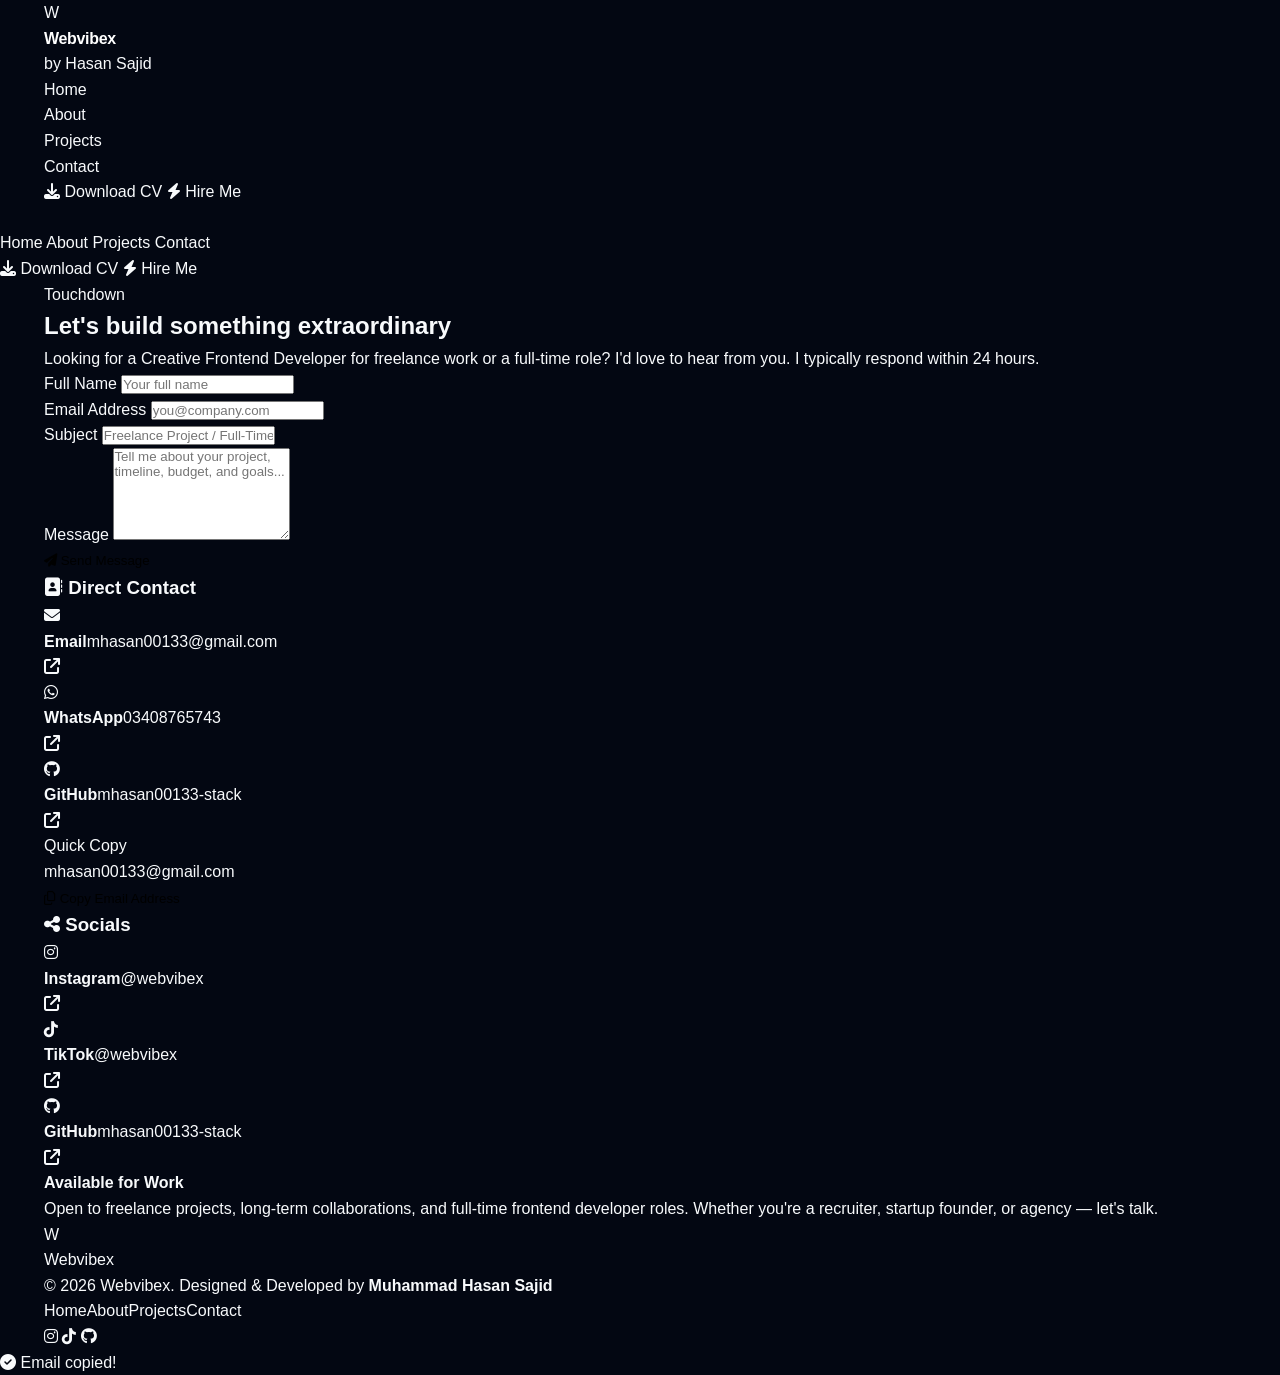
<file: contact.html>
<!DOCTYPE html>
<html lang="en">
<head>
  <meta charset="UTF-8" />
  <meta name="viewport" content="width=device-width, initial-scale=1.0" />
  <meta name="description" content="Hire Muhammad Hasan Sajid — Creative Frontend Developer available for freelance work and full-time roles. Let's build something extraordinary." />
  <title>Contact | Webvibex — Muhammad Hasan Sajid</title>
  <link rel="preconnect" href="https://fonts.googleapis.com" />
  <link rel="preconnect" href="https://fonts.gstatic.com" crossorigin />
  <link href="https://fonts.googleapis.com/css2?family=Inter:wght@300;400;500;600;700;800;900&display=swap" rel="stylesheet" />
  <link rel="stylesheet" href="https://cdnjs.cloudflare.com/ajax/libs/font-awesome/6.5.1/css/all.min.css" />
  <link rel="stylesheet" href="style.css" />
</head>
<body>
  <div class="ambient ambient-1" aria-hidden="true"></div>
  <div class="ambient ambient-2" aria-hidden="true"></div>

  <!-- ═══ NAVBAR ═══ -->
  <header id="navbar">
    <nav class="nav-inner container">
      <a href="index.html" class="brand">
        <div class="brand-logo"><span>W</span><span class="brand-dot"></span></div>
        <div class="brand-text"><span class="brand-name">Webvibex</span><span class="brand-sub">by Hasan Sajid</span></div>
      </a>
      <ul class="nav-links">
        <li><a href="index.html"    class="nav-link">Home</a></li>
        <li><a href="about.html"    class="nav-link">About</a></li>
        <li><a href="projects.html" class="nav-link">Projects</a></li>
        <li><a href="contact.html"  class="nav-link active">Contact</a></li>
      </ul>
      <div class="nav-actions">
        <a href="./assets/Muhammad_Hasan_Frontend_Developer_Resume.pdf" download="Muhammad_Hasan_Frontend_Developer_Resume.pdf" target="_blank" rel="noopener noreferrer" class="btn btn-ghost btn-sm"><i class="fa-solid fa-download"></i> Download CV</a>
        <a href="contact.html" class="btn btn-glow btn-sm"><i class="fa-solid fa-bolt"></i> Hire Me</a>
      </div>
      <button class="nav-toggle" id="navToggle" aria-label="Toggle menu" aria-expanded="false"><span></span><span></span><span></span></button>
    </nav>
    <div class="mobile-menu" id="mobileMenu" aria-hidden="true">
      <a href="index.html" class="mobile-link">Home</a>
      <a href="about.html" class="mobile-link">About</a>
      <a href="projects.html" class="mobile-link">Projects</a>
      <a href="contact.html" class="mobile-link active">Contact</a>
      <div class="mobile-btns">
        <a href="./assets/Muhammad_Hasan_Frontend_Developer_Resume.pdf" download="Muhammad_Hasan_Frontend_Developer_Resume.pdf" target="_blank" rel="noopener noreferrer" class="btn btn-ghost btn-sm"><i class="fa-solid fa-download"></i> Download CV</a>
        <a href="contact.html" class="btn btn-glow btn-full"><i class="fa-solid fa-bolt"></i> Hire Me</a>
      </div>
    </div>
  </header>

  <main>
    <!-- ═══ PAGE HEADER ═══ -->
    <section class="page-header">
      <div class="container">
        <span class="section-label reveal">Touchdown</span>
        <h1 class="page-title reveal">Let's build something <span class="gradient-text">extraordinary</span></h1>
        <p class="page-sub reveal">Looking for a Creative Frontend Developer for freelance work or a full-time role? I'd love to hear from you. I typically respond within 24 hours.</p>
      </div>
    </section>

    <!-- ═══ CONTACT LAYOUT ═══ -->
    <section class="section">
      <div class="container">
        <div class="contact-grid">

          <!-- Contact Form -->
          <div class="glass-card contact-form-card reveal">
            <form id="contactForm" novalidate>
              <div class="form-row">
                <div class="form-field">
                  <label for="cName">Full Name</label>
                  <input type="text" id="cName" name="name" placeholder="Your full name" required />
                  <span class="ferr"></span>
                </div>
                <div class="form-field">
                  <label for="cEmail">Email Address</label>
                  <input type="email" id="cEmail" name="email" placeholder="you@company.com" required />
                  <span class="ferr"></span>
                </div>
              </div>
              <div class="form-field">
                <label for="cSubject">Subject</label>
                <input type="text" id="cSubject" name="subject" placeholder="Freelance Project / Full-Time Role / Collaboration" />
              </div>
              <div class="form-field">
                <label for="cMessage">Message</label>
                <textarea id="cMessage" name="message" rows="6" placeholder="Tell me about your project, timeline, budget, and goals..." required></textarea>
                <span class="ferr"></span>
              </div>
              <button type="submit" class="btn btn-glow btn-full" id="submitBtn">
                <i class="fa-solid fa-paper-plane"></i> <span>Send Message</span>
              </button>
            </form>
            <!-- Success -->
            <div class="form-success" id="formSuccess" hidden>
              <div class="success-icon"><i class="fa-solid fa-circle-check"></i></div>
              <h3>Message Sent! 🎉</h3>
              <p>Thank you for reaching out. I'll get back to you within 24 hours.</p>
              <button class="btn btn-ghost btn-sm" id="resetFormBtn">Send Another</button>
            </div>
          </div>

          <!-- Sidebar -->
          <div class="contact-sidebar">

            <!-- Direct Contact Cards -->
            <div class="glass-card contact-method-card reveal">
              <h3 class="card-heading"><i class="fa-solid fa-address-book"></i> Direct Contact</h3>
              <div class="method-list">
                <a href="mailto:mhasan00133@gmail.com" class="method-item">
                  <div class="method-icon mi-cyan"><i class="fa-solid fa-envelope"></i></div>
                  <div class="method-info"><strong>Email</strong><span>mhasan00133@gmail.com</span></div>
                  <i class="fa-solid fa-arrow-up-right-from-square method-arrow"></i>
                </a>
                <a href="https://wa.me/923408765743" target="_blank" rel="noopener" class="method-item">
                  <div class="method-icon mi-emerald"><i class="fa-brands fa-whatsapp"></i></div>
                  <div class="method-info"><strong>WhatsApp</strong><span>03408765743</span></div>
                  <i class="fa-solid fa-arrow-up-right-from-square method-arrow"></i>
                </a>
                <a href="https://github.com/mhasan00133-stack" target="_blank" rel="noopener" class="method-item">
                  <div class="method-icon mi-dark"><i class="fa-brands fa-github"></i></div>
                  <div class="method-info"><strong>GitHub</strong><span>mhasan00133-stack</span></div>
                  <i class="fa-solid fa-arrow-up-right-from-square method-arrow"></i>
                </a>
              </div>
            </div>

            <!-- Copy Email -->
            <div class="glass-card copy-card reveal">
              <p class="copy-label">Quick Copy</p>
              <p class="copy-email">mhasan00133@gmail.com</p>
              <button class="btn btn-ghost btn-full" id="copyEmailBtn">
                <i class="fa-regular fa-copy" id="copyIcon"></i>
                <span id="copyText">Copy Email Address</span>
              </button>
            </div>

            <!-- Social Links -->
            <div class="glass-card social-card reveal">
              <h3 class="card-heading"><i class="fa-solid fa-share-nodes"></i> Socials</h3>
              <div class="method-list">
                <a href="https://instagram.com/webvibex" target="_blank" rel="noopener" class="method-item mi-insta">
                  <div class="method-icon mi-pink"><i class="fa-brands fa-instagram"></i></div>
                  <div class="method-info"><strong>Instagram</strong><span>@webvibex</span></div>
                  <i class="fa-solid fa-arrow-up-right-from-square method-arrow"></i>
                </a>
                <a href="https://tiktok.com/@webvibex" target="_blank" rel="noopener" class="method-item">
                  <div class="method-icon mi-dark"><i class="fa-brands fa-tiktok"></i></div>
                  <div class="method-info"><strong>TikTok</strong><span>@webvibex</span></div>
                  <i class="fa-solid fa-arrow-up-right-from-square method-arrow"></i>
                </a>
                <a href="https://github.com/mhasan00133-stack" target="_blank" rel="noopener" class="method-item">
                  <div class="method-icon mi-dark"><i class="fa-brands fa-github"></i></div>
                  <div class="method-info"><strong>GitHub</strong><span>mhasan00133-stack</span></div>
                  <i class="fa-solid fa-arrow-up-right-from-square method-arrow"></i>
                </a>
              </div>
            </div>

            <!-- Availability -->
            <div class="glass-card avail-card reveal">
              <div class="avail-header">
                <span class="pulse-dot"></span>
                <strong>Available for Work</strong>
              </div>
              <p>Open to freelance projects, long-term collaborations, and full-time frontend developer roles. Whether you're a recruiter, startup founder, or agency — let's talk.</p>
            </div>

          </div>
        </div><!-- /contact-grid -->
      </div>
    </section>
  </main>

  <!-- ═══ FOOTER ═══ -->
  <footer class="footer">
    <div class="container footer-inner">
      <div class="footer-left">
        <div class="brand brand-sm"><div class="brand-logo brand-logo-sm"><span>W</span><span class="brand-dot"></span></div><span class="brand-name-sm">Webvibex</span></div>
        <p class="footer-copy">&copy; <span id="footerYear"></span> Webvibex. Designed &amp; Developed by <strong>Muhammad Hasan Sajid</strong></p>
      </div>
      <nav class="footer-nav"><a href="index.html">Home</a><a href="about.html">About</a><a href="projects.html">Projects</a><a href="contact.html">Contact</a></nav>
      <div class="footer-socials">
        <a href="https://instagram.com/webvibex" target="_blank" rel="noopener" aria-label="Instagram"><i class="fa-brands fa-instagram"></i></a>
        <a href="https://tiktok.com/@webvibex" target="_blank" rel="noopener" aria-label="TikTok"><i class="fa-brands fa-tiktok"></i></a>
        <a href="https://github.com/mhasan00133-stack" target="_blank" rel="noopener" aria-label="GitHub"><i class="fa-brands fa-github"></i></a>
      </div>
    </div>
  </footer>

  <!-- Toast -->
  <div class="toast" id="toast" role="alert"><i class="fa-solid fa-check-circle"></i> <span id="toastMsg">Email copied!</span></div>

  <script src="script.js"></script>
</body>
</html>
</file>
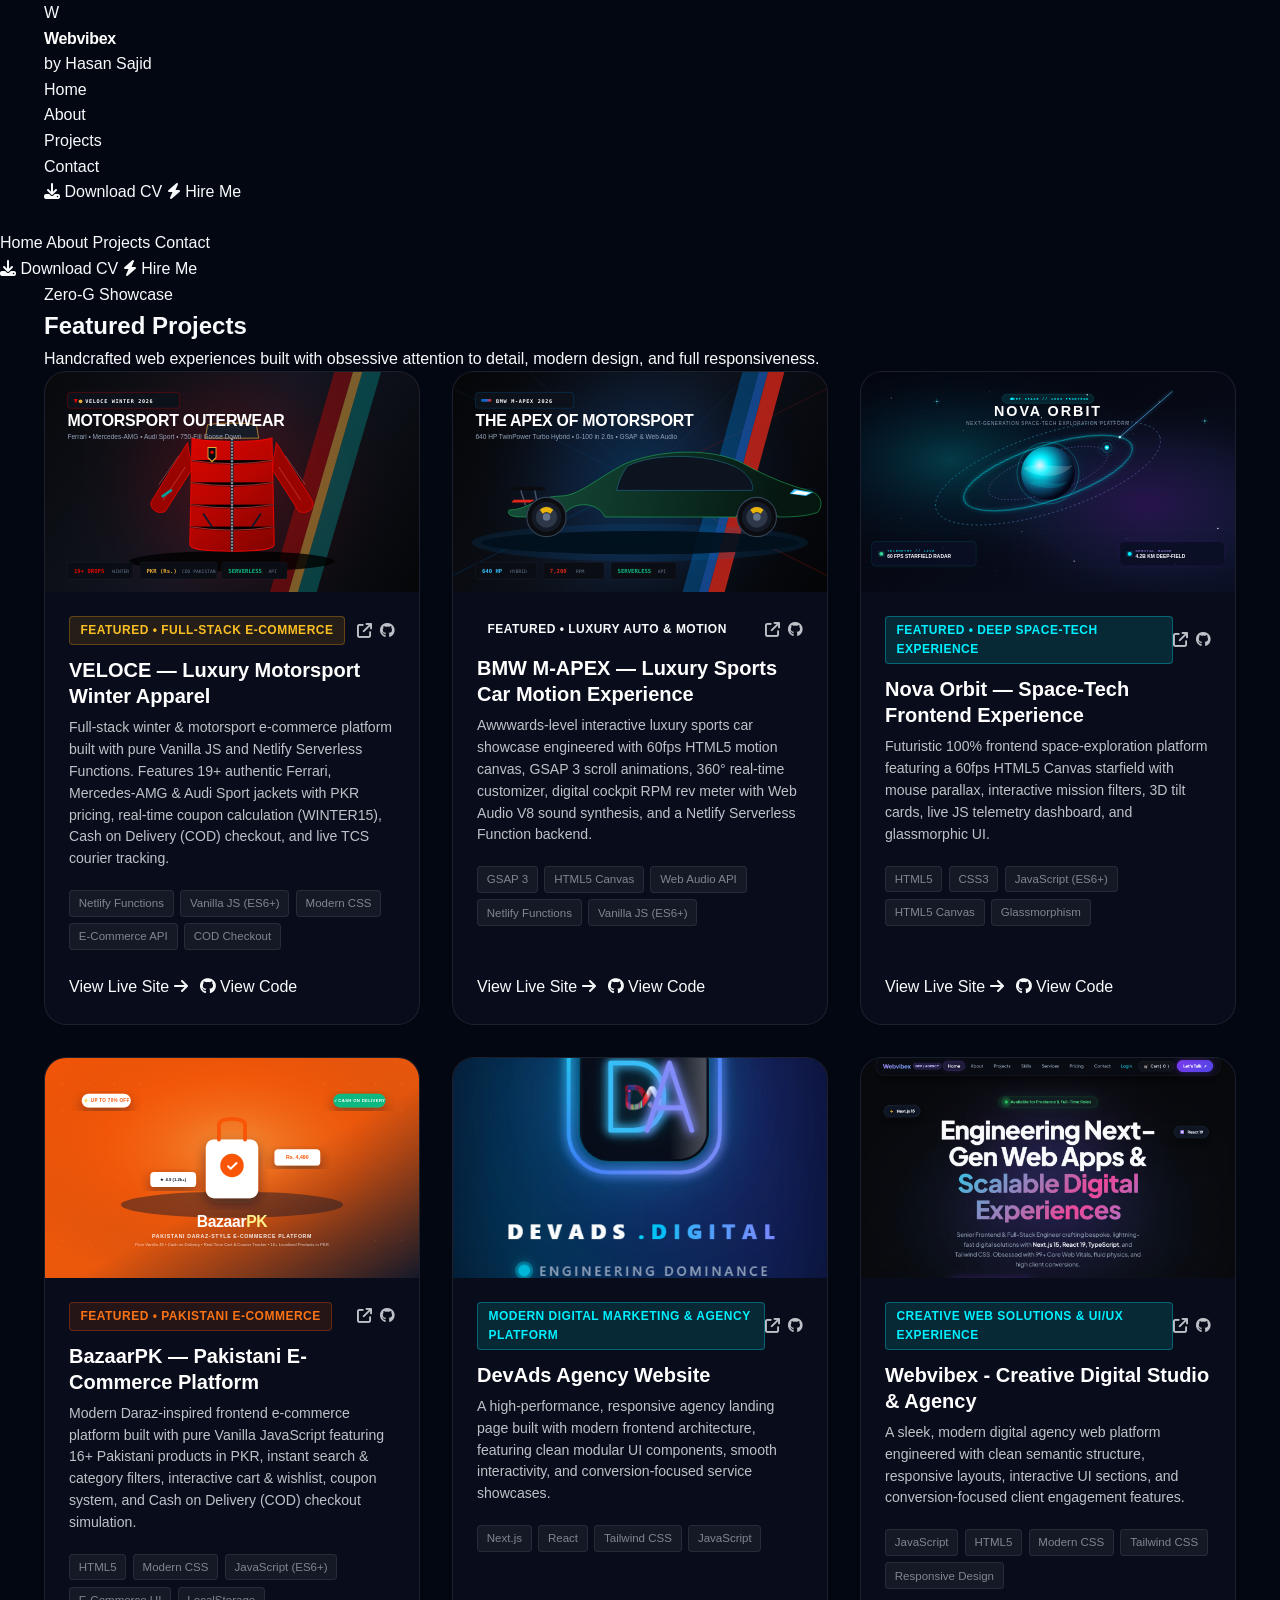
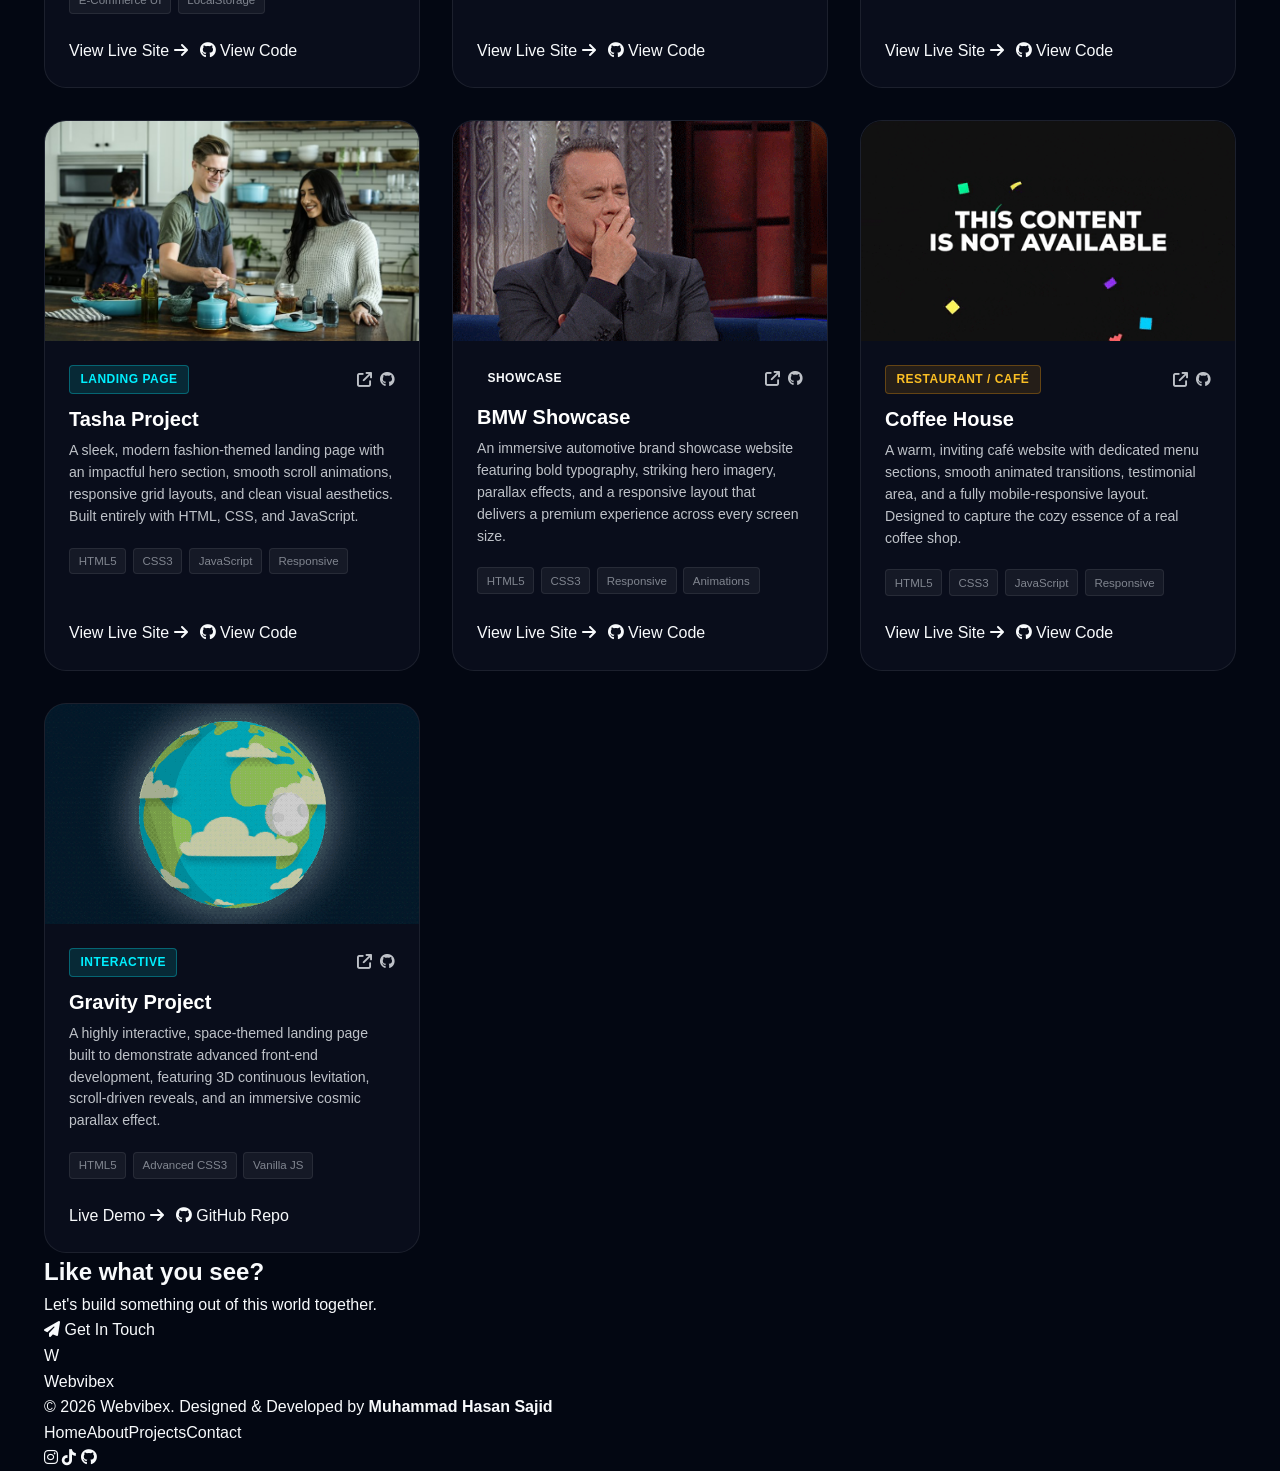
<file: projects.html>
<!DOCTYPE html>
<html lang="en">
<head>
  <meta charset="UTF-8" />
  <meta name="viewport" content="width=device-width, initial-scale=1.0" />
  <meta name="description" content="Projects by Muhammad Hasan Sajid — Handcrafted web experiences featuring 3D levitation, glassmorphism, and modern responsive design." />
  <title>Projects | Webvibex — Muhammad Hasan Sajid</title>
  <link rel="preconnect" href="https://fonts.googleapis.com" />
  <link rel="preconnect" href="https://fonts.gstatic.com" crossorigin />
  <link href="https://fonts.googleapis.com/css2?family=Inter:wght@300;400;500;600;700;800;900&display=swap" rel="stylesheet" />
  <link rel="stylesheet" href="https://cdnjs.cloudflare.com/ajax/libs/font-awesome/6.5.1/css/all.min.css" />
  <link rel="stylesheet" href="./style.css" />
</head>
<body>
  <div class="ambient ambient-1" aria-hidden="true"></div>
  <div class="ambient ambient-2" aria-hidden="true"></div>

  <!-- ═══ NAVBAR ═══ -->
  <header id="navbar">
    <nav class="nav-inner container">
      <a href="index.html" class="brand">
        <div class="brand-logo"><span>W</span><span class="brand-dot"></span></div>
        <div class="brand-text"><span class="brand-name">Webvibex</span><span class="brand-sub">by Hasan Sajid</span></div>
      </a>
      <ul class="nav-links">
        <li><a href="index.html"    class="nav-link">Home</a></li>
        <li><a href="about.html"    class="nav-link">About</a></li>
        <li><a href="projects.html" class="nav-link active">Projects</a></li>
        <li><a href="contact.html"  class="nav-link">Contact</a></li>
      </ul>
      <div class="nav-actions">
        <a href="./assets/Muhammad_Hasan_Frontend_Developer_Resume.pdf" download="Muhammad_Hasan_Frontend_Developer_Resume.pdf" target="_blank" rel="noopener noreferrer" class="btn btn-ghost btn-sm"><i class="fa-solid fa-download"></i> Download CV</a>
        <a href="contact.html" class="btn btn-glow btn-sm"><i class="fa-solid fa-bolt"></i> Hire Me</a>
      </div>
      <button class="nav-toggle" id="navToggle" aria-label="Toggle menu" aria-expanded="false"><span></span><span></span><span></span></button>
    </nav>
    <div class="mobile-menu" id="mobileMenu" aria-hidden="true">
      <a href="index.html" class="mobile-link">Home</a>
      <a href="about.html" class="mobile-link">About</a>
      <a href="projects.html" class="mobile-link active">Projects</a>
      <a href="contact.html" class="mobile-link">Contact</a>
      <div class="mobile-btns">
        <a href="./assets/Muhammad_Hasan_Frontend_Developer_Resume.pdf" download="Muhammad_Hasan_Frontend_Developer_Resume.pdf" target="_blank" rel="noopener noreferrer" class="btn btn-ghost btn-sm"><i class="fa-solid fa-download"></i> Download CV</a>
        <a href="contact.html" class="btn btn-glow btn-full"><i class="fa-solid fa-bolt"></i> Hire Me</a>
      </div>
    </div>
  </header>

  <main>
    <!-- ═══ PAGE HEADER ═══ -->
    <section class="page-header">
      <div class="container">
        <span class="section-label reveal">Zero-G Showcase</span>
        <h1 class="page-title reveal">Featured <span class="gradient-text">Projects</span></h1>
        <p class="page-sub reveal">Handcrafted web experiences built with obsessive attention to detail, modern design, and full responsiveness.</p>
      </div>
    </section>

    <!-- ═══ PROJECTS FULL ═══ -->
    <section class="section">
      <div class="container">

        <div class="projects-grid projects-grid-full">

          <!-- Project 1 — VELOCE Luxury Motorsport Winter Apparel -->
          <article class="proj-card proj-card-lg glass-card reveal">
            <div class="proj-preview pp-1" style="background: radial-gradient(circle at 50% 50%, rgba(225, 6, 0, 0.3), rgba(229, 169, 60, 0.2)), #08090C;">
              <img src="assets/projects/veloce-store.svg" alt="VELOCE — Luxury Motorsport Winter Apparel" class="object-center" style="width: 100%; height: 100%; object-fit: cover;" />
              <div class="proj-hover-overlay">
                <a href="/projects/veloce-store/index.html" target="_blank" rel="noopener" class="btn btn-glow btn-sm">Live Demo <i class="fa-solid fa-arrow-up-right-from-square"></i></a>
                <a href="https://github.com/mhasan00133-stack" target="_blank" rel="noopener" class="btn btn-ghost btn-sm">Source Code <i class="fa-brands fa-github"></i></a>
              </div>
            </div>
            <div class="proj-body">
              <div class="proj-top"><span class="proj-tag tag-amber">Featured • Full-Stack E-Commerce</span>
                <div class="proj-links">
                  <a href="/projects/veloce-store/index.html" target="_blank" rel="noopener" class="proj-icon-btn" title="Live Demo"><i class="fa-solid fa-arrow-up-right-from-square"></i></a>
                  <a href="https://github.com/mhasan00133-stack" target="_blank" rel="noopener" class="proj-icon-btn" title="Source Code"><i class="fa-brands fa-github"></i></a>
                </div>
              </div>
              <h3>VELOCE — Luxury Motorsport Winter Apparel</h3>
              <p>Full-stack winter &amp; motorsport e-commerce platform built with pure Vanilla JS and Netlify Serverless Functions. Features 19+ authentic Ferrari, Mercedes-AMG &amp; Audi Sport jackets with PKR pricing, real-time coupon calculation (WINTER15), Cash on Delivery (COD) checkout, and live TCS courier tracking.</p>
              <div class="proj-tech"><span>Netlify Functions</span><span>Vanilla JS (ES6+)</span><span>Modern CSS</span><span>E-Commerce API</span><span>COD Checkout</span></div>
              <div class="proj-cta-row">
                <a href="/projects/veloce-store/index.html" target="_blank" rel="noopener" class="btn btn-glow btn-sm">View Live Site <i class="fa-solid fa-arrow-right"></i></a>
                <a href="https://github.com/mhasan00133-stack" target="_blank" rel="noopener" class="btn btn-ghost btn-sm"><i class="fa-brands fa-github"></i> View Code</a>
              </div>
            </div>
          </article>

          <!-- Project 2 — BMW M-APEX Luxury Sports Car Motion Experience -->
          <article class="proj-card proj-card-lg glass-card reveal">
            <div class="proj-preview pp-1" style="background: radial-gradient(circle at 50% 50%, rgba(0, 102, 177, 0.35), rgba(226, 39, 24, 0.2)), #050608;">
              <img src="assets/projects/bmw-m-apex.svg" alt="BMW M-APEX — Luxury Sports Car Motion Experience" class="object-center" style="width: 100%; height: 100%; object-fit: cover;" />
              <div class="proj-hover-overlay">
                <a href="/projects/bmw-m-apex/index.html" target="_blank" rel="noopener" class="btn btn-glow btn-sm">Live Demo <i class="fa-solid fa-arrow-up-right-from-square"></i></a>
                <a href="https://github.com/mhasan00133-stack" target="_blank" rel="noopener" class="btn btn-ghost btn-sm">Source Code <i class="fa-brands fa-github"></i></a>
              </div>
            </div>
            <div class="proj-body">
              <div class="proj-top"><span class="proj-tag tag-blue">Featured • Luxury Auto &amp; Motion</span>
                <div class="proj-links">
                  <a href="/projects/bmw-m-apex/index.html" target="_blank" rel="noopener" class="proj-icon-btn" title="Live Demo"><i class="fa-solid fa-arrow-up-right-from-square"></i></a>
                  <a href="https://github.com/mhasan00133-stack" target="_blank" rel="noopener" class="proj-icon-btn" title="Source Code"><i class="fa-brands fa-github"></i></a>
                </div>
              </div>
              <h3>BMW M-APEX — Luxury Sports Car Motion Experience</h3>
              <p>Awwwards-level interactive luxury sports car showcase engineered with 60fps HTML5 motion canvas, GSAP 3 scroll animations, 360° real-time customizer, digital cockpit RPM rev meter with Web Audio V8 sound synthesis, and a Netlify Serverless Function backend.</p>
              <div class="proj-tech"><span>GSAP 3</span><span>HTML5 Canvas</span><span>Web Audio API</span><span>Netlify Functions</span><span>Vanilla JS (ES6+)</span></div>
              <div class="proj-cta-row">
                <a href="/projects/bmw-m-apex/index.html" target="_blank" rel="noopener" class="btn btn-glow btn-sm">View Live Site <i class="fa-solid fa-arrow-right"></i></a>
                <a href="https://github.com/mhasan00133-stack" target="_blank" rel="noopener" class="btn btn-ghost btn-sm"><i class="fa-brands fa-github"></i> View Code</a>
              </div>
            </div>
          </article>

          <!-- Project 2 — Nova Orbit Space-Tech Frontend Platform -->
          <article class="proj-card proj-card-lg glass-card reveal">
            <div class="proj-preview pp-1" style="background: radial-gradient(circle at 50% 50%, rgba(0, 240, 255, 0.25), rgba(138, 43, 226, 0.2)), #060914;">
              <img src="assets/projects/nova-orbit.svg" alt="Nova Orbit — Space-Tech Frontend Experience" class="object-center" style="width: 100%; height: 100%; object-fit: cover;" />
              <div class="proj-hover-overlay">
                <a href="/projects/nova-orbit/index.html" target="_blank" rel="noopener" class="btn btn-glow btn-sm">Live Demo <i class="fa-solid fa-arrow-up-right-from-square"></i></a>
                <a href="https://github.com/mhasan00133-stack" target="_blank" rel="noopener" class="btn btn-ghost btn-sm">Source Code <i class="fa-brands fa-github"></i></a>
              </div>
            </div>
            <div class="proj-body">
              <div class="proj-top"><span class="proj-tag tag-cyan">Featured • Deep Space-Tech Experience</span>
                <div class="proj-links">
                  <a href="/projects/nova-orbit/index.html" target="_blank" rel="noopener" class="proj-icon-btn" title="Live Demo"><i class="fa-solid fa-arrow-up-right-from-square"></i></a>
                  <a href="https://github.com/mhasan00133-stack" target="_blank" rel="noopener" class="proj-icon-btn" title="Source Code"><i class="fa-brands fa-github"></i></a>
                </div>
              </div>
              <h3>Nova Orbit — Space-Tech Frontend Experience</h3>
              <p>Futuristic 100% frontend space-exploration platform featuring a 60fps HTML5 Canvas starfield with mouse parallax, interactive mission filters, 3D tilt cards, live JS telemetry dashboard, and glassmorphic UI.</p>
              <div class="proj-tech"><span>HTML5</span><span>CSS3</span><span>JavaScript (ES6+)</span><span>HTML5 Canvas</span><span>Glassmorphism</span></div>
              <div class="proj-cta-row">
                <a href="/projects/nova-orbit/index.html" target="_blank" rel="noopener" class="btn btn-glow btn-sm">View Live Site <i class="fa-solid fa-arrow-right"></i></a>
                <a href="https://github.com/mhasan00133-stack" target="_blank" rel="noopener" class="btn btn-ghost btn-sm"><i class="fa-brands fa-github"></i> View Code</a>
              </div>
            </div>
          </article>

          <!-- Project 2 — BazaarPK Pakistani E-Commerce Platform -->
          <article class="proj-card proj-card-lg glass-card reveal">
            <div class="proj-preview pp-1" style="background: radial-gradient(circle at 50% 50%, rgba(248, 86, 6, 0.25), rgba(234, 88, 12, 0.2)), #0F172A;">
              <img src="assets/projects/bazaarpk.svg" alt="BazaarPK — Pakistani E-Commerce Platform" class="object-center" style="width: 100%; height: 100%; object-fit: cover;" />
              <div class="proj-hover-overlay">
                <a href="/projects/bazaarpk/index.html" target="_blank" rel="noopener" class="btn btn-glow btn-sm">Live Demo <i class="fa-solid fa-arrow-up-right-from-square"></i></a>
                <a href="https://github.com/mhasan00133-stack" target="_blank" rel="noopener" class="btn btn-ghost btn-sm">Source Code <i class="fa-brands fa-github"></i></a>
              </div>
            </div>
            <div class="proj-body">
              <div class="proj-top"><span class="proj-tag tag-orange">Featured • Pakistani E-Commerce</span>
                <div class="proj-links">
                  <a href="/projects/bazaarpk/index.html" target="_blank" rel="noopener" class="proj-icon-btn" title="Live Demo"><i class="fa-solid fa-arrow-up-right-from-square"></i></a>
                  <a href="https://github.com/mhasan00133-stack" target="_blank" rel="noopener" class="proj-icon-btn" title="Source Code"><i class="fa-brands fa-github"></i></a>
                </div>
              </div>
              <h3>BazaarPK — Pakistani E-Commerce Platform</h3>
              <p>Modern Daraz-inspired frontend e-commerce platform built with pure Vanilla JavaScript featuring 16+ Pakistani products in PKR, instant search &amp; category filters, interactive cart &amp; wishlist, coupon system, and Cash on Delivery (COD) checkout simulation.</p>
              <div class="proj-tech"><span>HTML5</span><span>Modern CSS</span><span>JavaScript (ES6+)</span><span>E-Commerce UI</span><span>LocalStorage</span></div>
              <div class="proj-cta-row">
                <a href="/projects/bazaarpk/index.html" target="_blank" rel="noopener" class="btn btn-glow btn-sm">View Live Site <i class="fa-solid fa-arrow-right"></i></a>
                <a href="https://github.com/mhasan00133-stack" target="_blank" rel="noopener" class="btn btn-ghost btn-sm"><i class="fa-brands fa-github"></i> View Code</a>
              </div>
            </div>
          </article>

          <!-- Project 3 — DevAds Agency Website -->
          <article class="proj-card proj-card-lg glass-card reveal">
            <div class="proj-preview pp-1">
              <img src="assets/projects/devads.png" alt="DevAds Agency Website" class="object-top" />
              <div class="proj-hover-overlay">
                <a href="https://devadsdigitall.netlify.app/" target="_blank" rel="noopener" class="btn btn-glow btn-sm">Live Demo <i class="fa-solid fa-arrow-up-right-from-square"></i></a>
                <a href="https://github.com/mhasan00133-stack/DEVADS-DIGITAL2" target="_blank" rel="noopener" class="btn btn-ghost btn-sm">Source Code <i class="fa-brands fa-github"></i></a>
              </div>
            </div>
            <div class="proj-body">
              <div class="proj-top"><span class="proj-tag tag-cyan">Modern Digital Marketing &amp; Agency Platform</span>
                <div class="proj-links">
                  <a href="https://devadsdigitall.netlify.app/" target="_blank" rel="noopener" class="proj-icon-btn" title="Live Demo"><i class="fa-solid fa-arrow-up-right-from-square"></i></a>
                  <a href="https://github.com/mhasan00133-stack/DEVADS-DIGITAL2" target="_blank" rel="noopener" class="proj-icon-btn" title="Source Code"><i class="fa-brands fa-github"></i></a>
                </div>
              </div>
              <h3>DevAds Agency Website</h3>
              <p>A high-performance, responsive agency landing page built with modern frontend architecture, featuring clean modular UI components, smooth interactivity, and conversion-focused service showcases.</p>
              <div class="proj-tech"><span>Next.js</span><span>React</span><span>Tailwind CSS</span><span>JavaScript</span></div>
              <div class="proj-cta-row">
                <a href="https://devadsdigitall.netlify.app/" target="_blank" rel="noopener" class="btn btn-glow btn-sm">View Live Site <i class="fa-solid fa-arrow-right"></i></a>
                <a href="https://github.com/mhasan00133-stack/DEVADS-DIGITAL2" target="_blank" rel="noopener" class="btn btn-ghost btn-sm"><i class="fa-brands fa-github"></i> View Code</a>
              </div>
            </div>
          </article>

          <!-- Project 2 — Webvibex - Creative Digital Studio & Agency -->
          <article class="proj-card proj-card-lg glass-card reveal">
            <div class="proj-preview pp-1">
              <img src="assets/projects/webvibex.png" alt="Webvibex - Creative Digital Studio &amp; Agency" class="object-top" />
              <div class="proj-hover-overlay">
                <a href="https://mhasan00133-stack.github.io/webvibex/" target="_blank" rel="noopener noreferrer" class="btn btn-glow btn-sm">Live Demo <i class="fa-solid fa-arrow-up-right-from-square"></i></a>
                <a href="https://github.com/mhasan00133-stack/webvibex" target="_blank" rel="noopener noreferrer" class="btn btn-ghost btn-sm">Source Code <i class="fa-brands fa-github"></i></a>
              </div>
            </div>
            <div class="proj-body">
              <div class="proj-top"><span class="proj-tag tag-cyan">Creative Web Solutions &amp; UI/UX Experience</span>
                <div class="proj-links">
                  <a href="https://mhasan00133-stack.github.io/webvibex/" target="_blank" rel="noopener noreferrer" class="proj-icon-btn" title="Live Demo"><i class="fa-solid fa-arrow-up-right-from-square"></i></a>
                  <a href="https://github.com/mhasan00133-stack/webvibex" target="_blank" rel="noopener noreferrer" class="proj-icon-btn" title="Source Code"><i class="fa-brands fa-github"></i></a>
                </div>
              </div>
              <h3>Webvibex - Creative Digital Studio &amp; Agency</h3>
              <p>A sleek, modern digital agency web platform engineered with clean semantic structure, responsive layouts, interactive UI sections, and conversion-focused client engagement features.</p>
              <div class="proj-tech"><span>JavaScript</span><span>HTML5</span><span>Modern CSS</span><span>Tailwind CSS</span><span>Responsive Design</span></div>
              <div class="proj-cta-row">
                <a href="https://mhasan00133-stack.github.io/webvibex/" target="_blank" rel="noopener noreferrer" class="btn btn-glow btn-sm">View Live Site <i class="fa-solid fa-arrow-right"></i></a>
                <a href="https://github.com/mhasan00133-stack/webvibex" target="_blank" rel="noopener noreferrer" class="btn btn-ghost btn-sm"><i class="fa-brands fa-github"></i> View Code</a>
              </div>
            </div>
          </article>

          <!-- Project 3 — Tasha Project -->
          <article class="proj-card proj-card-lg glass-card reveal">
            <div class="proj-preview pp-1">
              <img src="assets/projects/tasha.png" alt="Tasha Project" class="object-top" />
              <div class="proj-hover-overlay">
                <a href="https://mhasan00133-stack.github.io/tasha-project/" target="_blank" rel="noopener" class="btn btn-glow btn-sm">Live Demo <i class="fa-solid fa-arrow-up-right-from-square"></i></a>
                <a href="https://github.com/mhasan00133-stack/tasha-project" target="_blank" rel="noopener" class="btn btn-ghost btn-sm">Source Code <i class="fa-brands fa-github"></i></a>
              </div>
            </div>
            <div class="proj-body">
              <div class="proj-top"><span class="proj-tag tag-cyan">Landing Page</span>
                <div class="proj-links">
                  <a href="https://mhasan00133-stack.github.io/tasha-project/" target="_blank" rel="noopener" class="proj-icon-btn" title="Live Demo"><i class="fa-solid fa-arrow-up-right-from-square"></i></a>
                  <a href="https://github.com/mhasan00133-stack/tasha-project" target="_blank" rel="noopener" class="proj-icon-btn" title="Source Code"><i class="fa-brands fa-github"></i></a>
                </div>
              </div>
              <h3>Tasha Project</h3>
              <p>A sleek, modern fashion-themed landing page with an impactful hero section, smooth scroll animations, responsive grid layouts, and clean visual aesthetics. Built entirely with HTML, CSS, and JavaScript.</p>
              <div class="proj-tech"><span>HTML5</span><span>CSS3</span><span>JavaScript</span><span>Responsive</span></div>
              <div class="proj-cta-row">
                <a href="https://mhasan00133-stack.github.io/tasha-project/" target="_blank" rel="noopener" class="btn btn-glow btn-sm">View Live Site <i class="fa-solid fa-arrow-right"></i></a>
                <a href="https://github.com/mhasan00133-stack/tasha-project" target="_blank" rel="noopener" class="btn btn-ghost btn-sm"><i class="fa-brands fa-github"></i> View Code</a>
              </div>
            </div>
          </article>

          <!-- Project 4 — BMW Showcase -->
          <article class="proj-card proj-card-lg glass-card reveal">
            <div class="proj-preview pp-2">
              <img src="assets/projects/bmw.png" alt="BMW Showcase" class="object-center" />
              <div class="proj-hover-overlay">
                <a href="https://mhasan00133-stack.github.io/bmw-project/" target="_blank" rel="noopener" class="btn btn-glow btn-sm">Live Demo <i class="fa-solid fa-arrow-up-right-from-square"></i></a>
                <a href="https://github.com/mhasan00133-stack/bmw-project" target="_blank" rel="noopener" class="btn btn-ghost btn-sm">Source Code <i class="fa-brands fa-github"></i></a>
              </div>
            </div>
            <div class="proj-body">
              <div class="proj-top"><span class="proj-tag tag-violet">Showcase</span>
                <div class="proj-links">
                  <a href="https://mhasan00133-stack.github.io/bmw-project/" target="_blank" rel="noopener" class="proj-icon-btn" title="Live Demo"><i class="fa-solid fa-arrow-up-right-from-square"></i></a>
                  <a href="https://github.com/mhasan00133-stack/bmw-project" target="_blank" rel="noopener" class="proj-icon-btn" title="Source Code"><i class="fa-brands fa-github"></i></a>
                </div>
              </div>
              <h3>BMW Showcase</h3>
              <p>An immersive automotive brand showcase website featuring bold typography, striking hero imagery, parallax effects, and a responsive layout that delivers a premium experience across every screen size.</p>
              <div class="proj-tech"><span>HTML5</span><span>CSS3</span><span>Responsive</span><span>Animations</span></div>
              <div class="proj-cta-row">
                <a href="https://mhasan00133-stack.github.io/bmw-project/" target="_blank" rel="noopener" class="btn btn-glow btn-sm">View Live Site <i class="fa-solid fa-arrow-right"></i></a>
                <a href="https://github.com/mhasan00133-stack/bmw-project" target="_blank" rel="noopener" class="btn btn-ghost btn-sm"><i class="fa-brands fa-github"></i> View Code</a>
              </div>
            </div>
          </article>

          <!-- Project 5 — Coffee House -->
          <article class="proj-card proj-card-lg glass-card reveal">
            <div class="proj-preview pp-3">
              <img src="assets/projects/coffee-house.png" alt="Coffee House" class="object-center" />
              <div class="proj-hover-overlay">
                <a href="https://mhasan00133-stack.github.io/coffee-house/" target="_blank" rel="noopener" class="btn btn-glow btn-sm">Live Demo <i class="fa-solid fa-arrow-up-right-from-square"></i></a>
                <a href="https://github.com/mhasan00133-stack/coffee-house" target="_blank" rel="noopener" class="btn btn-ghost btn-sm">Source Code <i class="fa-brands fa-github"></i></a>
              </div>
            </div>
            <div class="proj-body">
              <div class="proj-top"><span class="proj-tag tag-amber">Restaurant / Café</span>
                <div class="proj-links">
                  <a href="https://mhasan00133-stack.github.io/coffee-house/" target="_blank" rel="noopener" class="proj-icon-btn" title="Live Demo"><i class="fa-solid fa-arrow-up-right-from-square"></i></a>
                  <a href="https://github.com/mhasan00133-stack/coffee-house" target="_blank" rel="noopener" class="proj-icon-btn" title="Source Code"><i class="fa-brands fa-github"></i></a>
                </div>
              </div>
              <h3>Coffee House</h3>
              <p>A warm, inviting café website with dedicated menu sections, smooth animated transitions, testimonial area, and a fully mobile-responsive layout. Designed to capture the cozy essence of a real coffee shop.</p>
              <div class="proj-tech"><span>HTML5</span><span>CSS3</span><span>JavaScript</span><span>Responsive</span></div>
              <div class="proj-cta-row">
                <a href="https://mhasan00133-stack.github.io/coffee-house/" target="_blank" rel="noopener" class="btn btn-glow btn-sm">View Live Site <i class="fa-solid fa-arrow-right"></i></a>
                <a href="https://github.com/mhasan00133-stack/coffee-house" target="_blank" rel="noopener" class="btn btn-ghost btn-sm"><i class="fa-brands fa-github"></i> View Code</a>
              </div>
            </div>
          </article>

          <!-- Project 6 — Gravity Project -->
          <article class="proj-card proj-card-lg glass-card reveal">
            <div class="proj-preview pp-1" style="background: linear-gradient(135deg, rgba(6, 182, 212, 0.22), rgba(139, 92, 246, 0.22));">
              <img src="assets/projects/gravity.png" alt="Gravity Project" class="object-center" />
              <div class="proj-hover-overlay">
                <a href="https://gravity-e7r0c9u14-mirhasan-s-projects.vercel.app" target="_blank" rel="noopener" class="btn btn-glow btn-sm">Live Demo <i class="fa-solid fa-arrow-up-right-from-square"></i></a>
                <a href="https://github.com/mhasan00133-stack" target="_blank" rel="noopener" class="btn btn-ghost btn-sm">Source Code <i class="fa-brands fa-github"></i></a>
              </div>
            </div>
            <div class="proj-body">
              <div class="proj-top"><span class="proj-tag tag-cyan">Interactive</span>
                <div class="proj-links">
                  <a href="https://gravity-e7r0c9u14-mirhasan-s-projects.vercel.app" target="_blank" rel="noopener" class="proj-icon-btn" title="Live Demo"><i class="fa-solid fa-arrow-up-right-from-square"></i></a>
                  <a href="https://github.com/mhasan00133-stack" target="_blank" rel="noopener" class="proj-icon-btn" title="Source Code"><i class="fa-brands fa-github"></i></a>
                </div>
              </div>
              <h3>Gravity Project</h3>
              <p>A highly interactive, space-themed landing page built to demonstrate advanced front-end development, featuring 3D continuous levitation, scroll-driven reveals, and an immersive cosmic parallax effect.</p>
              <div class="proj-tech"><span>HTML5</span><span>Advanced CSS3</span><span>Vanilla JS</span></div>
              <div class="proj-cta-row">
                <a href="https://gravity-e7r0c9u14-mirhasan-s-projects.vercel.app" target="_blank" rel="noopener" class="btn btn-glow btn-sm">Live Demo <i class="fa-solid fa-arrow-right"></i></a>
                <a href="https://github.com/mhasan00133-stack" target="_blank" rel="noopener" class="btn btn-ghost btn-sm"><i class="fa-brands fa-github"></i> GitHub Repo</a>
              </div>
            </div>
          </article>

        </div>

      </div>
    </section>

    <!-- ═══ CTA ═══ -->
    <section class="cta-banner reveal">
      <div class="container cta-inner">
        <div><h2>Like what you see?</h2><p>Let's build something out of this world together.</p></div>
        <div class="cta-btns">
          <a href="contact.html" class="btn btn-glow btn-lg"><i class="fa-solid fa-paper-plane"></i> Get In Touch</a>
        </div>
      </div>
    </section>
  </main>

  <!-- ═══ FOOTER ═══ -->
  <footer class="footer">
    <div class="container footer-inner">
      <div class="footer-left">
        <div class="brand brand-sm"><div class="brand-logo brand-logo-sm"><span>W</span><span class="brand-dot"></span></div><span class="brand-name-sm">Webvibex</span></div>
        <p class="footer-copy">&copy; <span id="footerYear"></span> Webvibex. Designed &amp; Developed by <strong>Muhammad Hasan Sajid</strong></p>
      </div>
      <nav class="footer-nav"><a href="index.html">Home</a><a href="about.html">About</a><a href="projects.html">Projects</a><a href="contact.html">Contact</a></nav>
      <div class="footer-socials">
        <a href="https://instagram.com/webvibex" target="_blank" rel="noopener" aria-label="Instagram"><i class="fa-brands fa-instagram"></i></a>
        <a href="https://tiktok.com/@webvibex" target="_blank" rel="noopener" aria-label="TikTok"><i class="fa-brands fa-tiktok"></i></a>
        <a href="https://github.com/mhasan00133-stack" target="_blank" rel="noopener" aria-label="GitHub"><i class="fa-brands fa-github"></i></a>
      </div>
    </div>
  </footer>
  <script src="script.js"></script>
</body>
</html>
</file>
<file: projects/nova-orbit/css/style.css>
/* ═════════════════════════════════════════════════════════════════════════
   NOVA ORBIT — SPACE-TECH FLAGSHIP DESIGN SYSTEM
   Deep Space Obsidian • Electric Cyan • Cosmic Violet • Glassmorphism
   ═════════════════════════════════════════════════════════════════════════ */

:root {
  /* Cosmic Color Palette */
  --obsidian: #03040B;
  --space-black: #060914;
  --navy: #0A0F24;
  --navy-light: #101938;
  --cyan: #00F0FF;
  --cyan-dim: rgba(0, 240, 255, 0.14);
  --cyan-glow: rgba(0, 240, 255, 0.38);
  --violet: #8A2BE2;
  --violet-light: #A78BFA;
  --violet-glow: rgba(138, 43, 226, 0.35);
  --orange: #FB923C;
  --orange-glow: rgba(251, 146, 60, 0.35);
  --emerald: #34D399;
  --emerald-glow: rgba(52, 211, 153, 0.35);
  --starlight: #F8FAFC;
  --muted: #94A3B8;
  --dark-border: rgba(0, 240, 255, 0.16);
  --glass-bg: rgba(10, 15, 36, 0.65);
  --glass-bg-hover: rgba(16, 25, 56, 0.82);

  /* Typography */
  --font-display: 'Orbitron', 'Space Grotesk', -apple-system, sans-serif;
  --font-heading: 'Space Grotesk', -apple-system, sans-serif;
  --font-body: 'Inter', -apple-system, BlinkMacSystemFont, sans-serif;
  --font-mono: 'Space Mono', 'SF Mono', Consolas, monospace;

  /* Layout & Radii */
  --container-max: 1240px;
  --radius-xs: 4px;
  --radius-sm: 8px;
  --radius-md: 14px;
  --radius-lg: 20px;
  --radius-full: 9999px;

  /* Transitions */
  --ease-spring: cubic-bezier(0.16, 1, 0.3, 1);
  --ease-smooth: cubic-bezier(0.4, 0, 0.2, 1);
  --transition-fast: 0.2s var(--ease-smooth);
  --transition-mid: 0.35s var(--ease-spring);
}

/* ═════════════════════════════════════════════════════════════════════════
   1. RESET & FOUNDATIONS
   ═════════════════════════════════════════════════════════════════════════ */
*, *::before, *::after {
  box-sizing: border-box;
  margin: 0;
  padding: 0;
}

html {
  scroll-behavior: smooth;
  font-size: 16px;
  background-color: var(--obsidian);
  color: var(--starlight);
}

body {
  font-family: var(--font-body);
  background-color: var(--obsidian);
  color: var(--starlight);
  line-height: 1.6;
  overflow-x: hidden;
  -webkit-font-smoothing: antialiased;
  -moz-osx-font-smoothing: grayscale;
}

/* Background Canvas Positioning */
#space-canvas {
  position: fixed;
  inset: 0;
  width: 100vw;
  height: 100vh;
  z-index: -1;
  pointer-events: none;
}

/* Scroll Progress Bar */
#scroll-progress {
  position: fixed;
  top: 0;
  left: 0;
  width: 0%;
  height: 3px;
  background: linear-gradient(90deg, var(--cyan), var(--violet), var(--cyan));
  box-shadow: 0 0 12px var(--cyan);
  z-index: 9999;
  transition: width 0.08s ease-out;
}

/* Container */
.container {
  width: 100%;
  max-width: var(--container-max);
  margin-left: auto;
  margin-right: auto;
  padding-left: 1.5rem;
  padding-right: 1.5rem;
}

/* Typography Utilities */
h1, h2, h3, h4, h5, h6 {
  font-family: var(--font-heading);
  font-weight: 700;
  line-height: 1.2;
  color: var(--starlight);
}

.text-cyan { color: var(--cyan) !important; }
.text-violet { color: var(--violet-light) !important; }
.text-muted { color: var(--muted) !important; }

.gradient-title {
  background: linear-gradient(135deg, #FFFFFF 20%, var(--cyan) 65%, var(--violet-light) 100%);
  -webkit-background-clip: text;
  -webkit-text-fill-color: transparent;
  background-clip: text;
}

/* ═════════════════════════════════════════════════════════════════════════
   2. BUTTONS & UI MICRO-ELEMENTS
   ═════════════════════════════════════════════════════════════════════════ */
.btn {
  display: inline-flex;
  align-items: center;
  justify-content: center;
  gap: 0.6rem;
  padding: 0.75rem 1.6rem;
  font-family: var(--font-heading);
  font-size: 0.92rem;
  font-weight: 600;
  letter-spacing: 0.03em;
  text-decoration: none;
  border-radius: var(--radius-sm);
  cursor: pointer;
  border: 1px solid transparent;
  transition: all var(--transition-mid);
  white-space: nowrap;
}

.btn-glow-cyan {
  background: linear-gradient(135deg, rgba(0, 240, 255, 0.9), rgba(14, 165, 233, 0.9));
  color: var(--obsidian);
  box-shadow: 0 0 20px rgba(0, 240, 255, 0.45);
  border: 1px solid rgba(255, 255, 255, 0.3);
}

.btn-glow-cyan:hover {
  transform: translateY(-2px);
  box-shadow: 0 0 30px rgba(0, 240, 255, 0.7);
  background: linear-gradient(135deg, #00F0FF, #38BDF8);
}

.btn-outline-cyan {
  background: rgba(0, 240, 255, 0.06);
  border-color: rgba(0, 240, 255, 0.3);
  color: var(--cyan);
  backdrop-filter: blur(8px);
}

.btn-outline-cyan:hover {
  background: rgba(0, 240, 255, 0.16);
  border-color: var(--cyan);
  box-shadow: 0 0 20px rgba(0, 240, 255, 0.25);
  transform: translateY(-2px);
  color: #FFFFFF;
}

.btn-ghost-space {
  background: rgba(255, 255, 255, 0.04);
  border-color: rgba(255, 255, 255, 0.14);
  color: var(--starlight);
  backdrop-filter: blur(8px);
}

.btn-ghost-space:hover {
  background: rgba(255, 255, 255, 0.1);
  border-color: rgba(255, 255, 255, 0.3);
  color: #FFFFFF;
  transform: translateY(-2px);
}

/* Badges & Pulsing Status Indicators */
.pulse-beacon {
  display: inline-flex;
  align-items: center;
  gap: 0.5rem;
  padding: 0.35rem 0.9rem;
  border-radius: var(--radius-full);
  background: rgba(0, 240, 255, 0.08);
  border: 1px solid rgba(0, 240, 255, 0.3);
  font-family: var(--font-mono);
  font-size: 0.75rem;
  font-weight: 600;
  letter-spacing: 0.08em;
  color: var(--cyan);
  text-transform: uppercase;
}

.beacon-dot {
  width: 7px;
  height: 7px;
  border-radius: 50%;
  background: var(--cyan);
  box-shadow: 0 0 8px var(--cyan);
  animation: beaconFlash 2s infinite ease-in-out;
}

@keyframes beaconFlash {
  0%, 100% { opacity: 1; transform: scale(1); }
  50% { opacity: 0.4; transform: scale(0.8); }
}

.mission-status-pill {
  display: inline-flex;
  align-items: center;
  gap: 0.45rem;
  padding: 0.25rem 0.65rem;
  border-radius: var(--radius-full);
  font-family: var(--font-mono);
  font-size: 0.7rem;
  font-weight: 600;
  text-transform: uppercase;
  letter-spacing: 0.05em;
}

.status-dot {
  width: 6px;
  height: 6px;
  border-radius: 50%;
}

.badge-cyan {
  background: rgba(0, 240, 255, 0.12);
  border: 1px solid rgba(0, 240, 255, 0.35);
  color: var(--cyan);
}
.badge-cyan .status-dot {
  background: var(--cyan);
  box-shadow: 0 0 6px var(--cyan);
}

.badge-orange {
  background: rgba(251, 146, 60, 0.12);
  border: 1px solid rgba(251, 146, 60, 0.35);
  color: var(--orange);
}
.badge-orange .status-dot {
  background: var(--orange);
  box-shadow: 0 0 6px var(--orange);
}

.badge-purple {
  background: rgba(167, 139, 250, 0.12);
  border: 1px solid rgba(167, 139, 250, 0.35);
  color: var(--violet-light);
}
.badge-purple .status-dot {
  background: var(--violet-light);
  box-shadow: 0 0 6px var(--violet-light);
}

/* ═════════════════════════════════════════════════════════════════════════
   3. GLASSMORHPIC STICKY NAVBAR
   ═════════════════════════════════════════════════════════════════════════ */
.space-navbar {
  position: fixed;
  top: 0;
  left: 0;
  width: 100%;
  z-index: 1000;
  padding: 1.25rem 0;
  transition: all var(--transition-mid);
  border-bottom: 1px solid transparent;
}

.space-navbar.scrolled {
  padding: 0.85rem 0;
  background: rgba(6, 9, 20, 0.85);
  backdrop-filter: blur(20px);
  -webkit-backdrop-filter: blur(20px);
  border-bottom-color: rgba(0, 240, 255, 0.15);
  box-shadow: 0 10px 30px rgba(0, 0, 0, 0.5);
}

.nav-wrap {
  display: flex;
  align-items: center;
  justify-content: space-between;
}

.nav-brand {
  display: flex;
  align-items: center;
  gap: 0.8rem;
  text-decoration: none;
  color: var(--starlight);
}

.brand-icon-orbit {
  width: 38px;
  height: 38px;
  position: relative;
  display: flex;
  align-items: center;
  justify-content: center;
  border-radius: 50%;
  background: radial-gradient(circle, rgba(0, 240, 255, 0.25), rgba(10, 15, 36, 0.9));
  border: 1px solid var(--cyan);
  box-shadow: 0 0 15px rgba(0, 240, 255, 0.35);
}

.brand-core {
  width: 10px;
  height: 10px;
  border-radius: 50%;
  background: #FFFFFF;
  box-shadow: 0 0 8px #FFFFFF;
}

.brand-ring {
  position: absolute;
  width: 32px;
  height: 16px;
  border: 1.5px solid var(--cyan);
  border-radius: 50%;
  transform: rotate(-25deg);
  animation: spinSlow 12s linear infinite;
}

@keyframes spinSlow {
  from { transform: rotate(0deg); }
  to { transform: rotate(360deg); }
}

.brand-text-block {
  display: flex;
  flex-direction: column;
}

.brand-title {
  font-family: var(--font-display);
  font-size: 1.15rem;
  font-weight: 700;
  letter-spacing: 0.08em;
  color: #FFFFFF;
}

.brand-subtitle {
  font-family: var(--font-mono);
  font-size: 0.65rem;
  letter-spacing: 0.18em;
  color: var(--cyan);
  text-transform: uppercase;
}

.nav-links-desktop {
  display: flex;
  align-items: center;
  list-style: none;
  gap: 2rem;
}

.nav-link {
  font-family: var(--font-heading);
  font-size: 0.9rem;
  font-weight: 500;
  color: var(--muted);
  text-decoration: none;
  transition: color var(--transition-fast);
  position: relative;
}

.nav-link:hover,
.nav-link.active {
  color: var(--cyan);
}

.nav-link.active::after {
  content: "";
  position: absolute;
  bottom: -6px;
  left: 0;
  width: 100%;
  height: 2px;
  background: var(--cyan);
  box-shadow: 0 0 8px var(--cyan);
  border-radius: var(--radius-full);
}

.nav-actions {
  display: flex;
  align-items: center;
  gap: 1rem;
}

.nav-back-portfolio {
  display: inline-flex;
  align-items: center;
  gap: 0.4rem;
  font-family: var(--font-mono);
  font-size: 0.75rem;
  color: var(--muted);
  text-decoration: none;
  padding: 0.45rem 0.85rem;
  border-radius: var(--radius-sm);
  background: rgba(255, 255, 255, 0.04);
  border: 1px solid rgba(255, 255, 255, 0.1);
  transition: all var(--transition-fast);
}

.nav-back-portfolio:hover {
  color: var(--cyan);
  border-color: rgba(0, 240, 255, 0.4);
  background: rgba(0, 240, 255, 0.06);
}

.nav-toggle-btn {
  display: none;
  flex-direction: column;
  justify-content: center;
  gap: 5px;
  width: 36px;
  height: 36px;
  background: rgba(255, 255, 255, 0.06);
  border: 1px solid rgba(255, 255, 255, 0.15);
  border-radius: var(--radius-sm);
  cursor: pointer;
  padding: 6px;
}

.nav-toggle-btn span {
  display: block;
  width: 100%;
  height: 2px;
  background: #FFFFFF;
  border-radius: 2px;
  transition: all var(--transition-fast);
}

/* Mobile Drawer */
.mobile-drawer {
  position: fixed;
  top: 0;
  right: -100%;
  width: 82%;
  max-width: 360px;
  height: 100vh;
  background: rgba(6, 9, 20, 0.96);
  backdrop-filter: blur(24px);
  -webkit-backdrop-filter: blur(24px);
  border-left: 1px solid var(--dark-border);
  z-index: 1001;
  padding: 3rem 2rem;
  display: flex;
  flex-direction: column;
  gap: 2rem;
  transition: right 0.4s var(--ease-spring);
}

.mobile-drawer.open {
  right: 0;
}

.drawer-links {
  display: flex;
  flex-direction: column;
  gap: 1.5rem;
}

.drawer-link {
  font-family: var(--font-heading);
  font-size: 1.25rem;
  font-weight: 600;
  color: var(--starlight);
  text-decoration: none;
  transition: color var(--transition-fast);
}

.drawer-link:hover {
  color: var(--cyan);
}

/* ═════════════════════════════════════════════════════════════════════════
   4. CINEMATIC HERO SECTION
   ═════════════════════════════════════════════════════════════════════════ */
.hero-section {
  position: relative;
  min-height: 100vh;
  padding-top: 9rem;
  padding-bottom: 5rem;
  display: flex;
  align-items: center;
  overflow: hidden;
}

.hero-grid {
  display: grid;
  grid-template-columns: 1.15fr 0.85fr;
  align-items: center;
  gap: 3.5rem;
}

.hero-content {
  display: flex;
  flex-direction: column;
  align-items: flex-start;
  gap: 1.5rem;
}

.hero-title {
  font-family: var(--font-display);
  font-size: clamp(2.3rem, 4.5vw, 4rem);
  font-weight: 800;
  letter-spacing: -0.02em;
  line-height: 1.08;
}

.hero-description {
  font-size: 1.12rem;
  color: var(--muted);
  max-width: 580px;
  line-height: 1.7;
}

.hero-cta-group {
  display: flex;
  align-items: center;
  gap: 1.25rem;
  flex-wrap: wrap;
  margin-top: 0.5rem;
}

/* Hero Key Stats Grid */
.hero-stats-row {
  display: grid;
  grid-template-columns: repeat(4, 1fr);
  gap: 1.5rem;
  width: 100%;
  margin-top: 2rem;
  padding-top: 2rem;
  border-top: 1px solid rgba(255, 255, 255, 0.08);
}

.stat-item {
  display: flex;
  flex-direction: column;
  gap: 0.25rem;
}

.stat-count {
  font-family: var(--font-display);
  font-size: 1.85rem;
  font-weight: 800;
  color: var(--cyan);
  text-shadow: 0 0 15px rgba(0, 240, 255, 0.4);
}

.stat-label {
  font-size: 0.78rem;
  color: var(--muted);
  font-family: var(--font-heading);
  letter-spacing: 0.04em;
  text-transform: uppercase;
}

/* Hero Cosmic Visualizer (Orbit Rings) */
.hero-visual-frame {
  position: relative;
  width: 100%;
  aspect-ratio: 1;
  max-width: 460px;
  margin: 0 auto;
  display: flex;
  align-items: center;
  justify-content: center;
}

.orbit-system-canvas {
  position: relative;
  width: 100%;
  height: 100%;
  display: flex;
  align-items: center;
  justify-content: center;
}

.orbital-ring {
  position: absolute;
  border-radius: 50%;
  border: 1px dashed rgba(0, 240, 255, 0.22);
  pointer-events: none;
}

.ring-outer {
  width: 90%;
  height: 90%;
  border-color: rgba(138, 43, 226, 0.3);
  animation: rotateRing 32s linear infinite;
}

.ring-mid {
  width: 68%;
  height: 68%;
  border-color: rgba(0, 240, 255, 0.35);
  animation: rotateRingRev 20s linear infinite;
}

.ring-inner {
  width: 44%;
  height: 44%;
  border-color: rgba(0, 240, 255, 0.5);
  animation: rotateRing 14s linear infinite;
}

.orbit-satellite-dot {
  position: absolute;
  top: -5px;
  left: 50%;
  transform: translateX(-50%);
  width: 10px;
  height: 10px;
  border-radius: 50%;
  background: var(--cyan);
  box-shadow: 0 0 12px var(--cyan);
}

.hero-planet-core {
  position: relative;
  width: 110px;
  height: 110px;
  border-radius: 50%;
  background: radial-gradient(circle at 35% 35%, #00F0FF, #0A0F24 70%);
  box-shadow:
    0 0 50px rgba(0, 240, 255, 0.5),
    inset -10px -10px 30px rgba(0, 0, 0, 0.8);
  display: flex;
  align-items: center;
  justify-content: center;
}

.planet-atmosphere {
  position: absolute;
  inset: -14px;
  border-radius: 50%;
  background: radial-gradient(circle, rgba(0, 240, 255, 0.2), transparent 70%);
  animation: pulseGlow 4s ease-in-out infinite;
}

@keyframes rotateRing {
  from { transform: rotate(0deg); }
  to { transform: rotate(360deg); }
}

@keyframes rotateRingRev {
  from { transform: rotate(0deg); }
  to { transform: rotate(-360deg); }
}

@keyframes pulseGlow {
  0%, 100% { transform: scale(1); opacity: 0.6; }
  50% { transform: scale(1.08); opacity: 0.9; }
}

/* ═════════════════════════════════════════════════════════════════════════
   5. INTERACTIVE MISSION EXPLORER
   ═════════════════════════════════════════════════════════════════════════ */
.explorer-section {
  position: relative;
  padding: 6.5rem 0;
}

.section-head {
  text-align: center;
  max-width: 680px;
  margin: 0 auto 3rem auto;
  display: flex;
  flex-direction: column;
  align-items: center;
  gap: 1rem;
}

.section-title {
  font-size: clamp(2rem, 3.2vw, 2.8rem);
  font-weight: 800;
}

.section-subtext {
  font-size: 1.05rem;
  color: var(--muted);
}

/* Category Filter Tabs */
.filter-tabs-wrapper {
  display: flex;
  align-items: center;
  justify-content: center;
  gap: 0.75rem;
  flex-wrap: wrap;
  margin-bottom: 3.5rem;
}

.filter-tab-btn {
  background: rgba(10, 15, 36, 0.6);
  border: 1px solid rgba(0, 240, 255, 0.16);
  color: var(--muted);
  font-family: var(--font-heading);
  font-size: 0.88rem;
  font-weight: 600;
  padding: 0.55rem 1.35rem;
  border-radius: var(--radius-full);
  cursor: pointer;
  backdrop-filter: blur(8px);
  transition: all var(--transition-fast);
}

.filter-tab-btn:hover {
  color: #FFFFFF;
  border-color: rgba(0, 240, 255, 0.4);
}

.filter-tab-btn.active {
  background: rgba(0, 240, 255, 0.15);
  border-color: var(--cyan);
  color: var(--cyan);
  box-shadow: 0 0 15px rgba(0, 240, 255, 0.3);
}

/* Mission Cards Grid */
.mission-grid {
  display: grid;
  grid-template-columns: repeat(auto-fill, minmax(350px, 1fr));
  gap: 2rem;
}

.mission-card {
  position: relative;
  background: var(--glass-bg);
  backdrop-filter: blur(16px);
  -webkit-backdrop-filter: blur(16px);
  border: 1px solid var(--dark-border);
  border-radius: var(--radius-md);
  padding: 1.75rem;
  display: flex;
  flex-direction: column;
  gap: 1.25rem;
  transform-style: preserve-3d;
  will-change: transform;
  transition: border-color var(--transition-fast), box-shadow var(--transition-fast);
  overflow: hidden;
}

.mission-card:hover {
  border-color: rgba(0, 240, 255, 0.45);
  box-shadow:
    0 20px 40px -15px rgba(0, 0, 0, 0.8),
    0 0 30px rgba(0, 240, 255, 0.18);
}

.card-glow {
  position: absolute;
  inset: 0;
  pointer-events: none;
  opacity: 0;
  transition: opacity 0.3s ease;
  z-index: 1;
}

.card-media-head {
  display: flex;
  align-items: center;
  justify-content: space-between;
  position: relative;
  z-index: 2;
}

.card-brand-insignia {
  width: 58px;
  height: 58px;
  border-radius: var(--radius-sm);
  background: rgba(0, 240, 255, 0.05);
  border: 1px solid rgba(0, 240, 255, 0.2);
  display: flex;
  align-items: center;
  justify-content: center;
  color: var(--cyan);
}

.card-body {
  display: flex;
  flex-direction: column;
  gap: 0.85rem;
  position: relative;
  z-index: 2;
}

.card-meta-row {
  display: flex;
  align-items: center;
  justify-content: space-between;
}

.mission-tag {
  font-family: var(--font-heading);
  font-size: 0.75rem;
  color: var(--cyan);
  text-transform: uppercase;
  letter-spacing: 0.06em;
  font-weight: 600;
}

.mission-code {
  font-family: var(--font-mono);
  font-size: 0.75rem;
  color: var(--muted);
}

.card-title {
  font-size: 1.35rem;
  font-weight: 700;
  color: #FFFFFF;
}

.card-desc {
  font-size: 0.9rem;
  color: var(--muted);
  line-height: 1.6;
  display: -webkit-box;
  -webkit-line-clamp: 2;
  -webkit-box-orient: vertical;
  overflow: hidden;
}

.card-specs-matrix {
  display: grid;
  grid-template-columns: 1fr 1fr;
  gap: 0.75rem;
  background: rgba(6, 9, 20, 0.6);
  border: 1px solid rgba(255, 255, 255, 0.06);
  border-radius: var(--radius-sm);
  padding: 0.85rem;
  margin-top: 0.25rem;
}

.spec-cell {
  display: flex;
  flex-direction: column;
  gap: 0.15rem;
}

.spec-label {
  font-size: 0.7rem;
  color: var(--muted);
  font-family: var(--font-heading);
  text-transform: uppercase;
}

.spec-val {
  font-size: 0.85rem;
  font-family: var(--font-mono);
  font-weight: 600;
  color: var(--starlight);
}

.card-action-row {
  margin-top: 0.5rem;
}

.btn-card-inspect {
  width: 100%;
  padding: 0.65rem 1rem;
}

/* ═════════════════════════════════════════════════════════════════════════
   6. LIVE ORBITAL TELEMETRY PANEL
   ═════════════════════════════════════════════════════════════════════════ */
.telemetry-section {
  position: relative;
  padding: 6.5rem 0;
  background: radial-gradient(ellipse at 50% 50%, rgba(10, 15, 36, 0.8), transparent 75%);
}

.telemetry-hud-card {
  background: rgba(8, 12, 28, 0.8);
  backdrop-filter: blur(20px);
  -webkit-backdrop-filter: blur(20px);
  border: 1px solid rgba(0, 240, 255, 0.25);
  border-radius: var(--radius-lg);
  box-shadow:
    0 25px 60px -15px rgba(0, 0, 0, 0.9),
    0 0 40px rgba(0, 240, 255, 0.12);
  padding: 2.25rem;
  display: flex;
  flex-direction: column;
  gap: 2rem;
}

/* Spacecraft Switcher Tabs */
.telemetry-craft-bar {
  display: flex;
  align-items: center;
  gap: 0.75rem;
  overflow-x: auto;
  padding-bottom: 0.5rem;
  border-bottom: 1px solid rgba(255, 255, 255, 0.08);
}

.telemetry-craft-btn {
  background: rgba(255, 255, 255, 0.04);
  border: 1px solid rgba(255, 255, 255, 0.1);
  color: var(--muted);
  font-family: var(--font-mono);
  font-size: 0.82rem;
  font-weight: 600;
  padding: 0.55rem 1.15rem;
  border-radius: var(--radius-sm);
  cursor: pointer;
  white-space: nowrap;
  transition: all var(--transition-fast);
}

.telemetry-craft-btn:hover {
  color: #FFFFFF;
  border-color: rgba(0, 240, 255, 0.35);
}

.telemetry-craft-btn.active {
  background: rgba(0, 240, 255, 0.15);
  border-color: var(--cyan);
  color: var(--cyan);
  box-shadow: 0 0 15px rgba(0, 240, 255, 0.25);
}

/* HUD Main Layout: Radar on Left, Telemetry Metrics on Right */
.hud-main-grid {
  display: grid;
  grid-template-columns: 360px 1fr;
  gap: 2.5rem;
  align-items: start;
}

/* Radar Visualizer Container */
.radar-display-box {
  background: rgba(3, 5, 14, 0.9);
  border: 1px solid rgba(0, 240, 255, 0.25);
  border-radius: var(--radius-md);
  padding: 1.5rem;
  display: flex;
  flex-direction: column;
  align-items: center;
  gap: 1.25rem;
  box-shadow: inset 0 0 30px rgba(0, 240, 255, 0.06);
}

.radar-header {
  width: 100%;
  display: flex;
  align-items: center;
  justify-content: space-between;
}

.radar-title {
  font-family: var(--font-mono);
  font-size: 0.78rem;
  color: var(--cyan);
  letter-spacing: 0.08em;
  text-transform: uppercase;
}

.radar-scan-tag {
  font-family: var(--font-mono);
  font-size: 0.7rem;
  color: var(--emerald);
}

.radar-canvas-container {
  width: 100%;
  max-width: 310px;
  aspect-ratio: 1;
  display: flex;
  align-items: center;
  justify-content: center;
}

#radar-canvas {
  width: 100%;
  height: 100%;
  display: block;
}

.radar-legend {
  width: 100%;
  display: flex;
  align-items: center;
  justify-content: space-around;
  font-family: var(--font-mono);
  font-size: 0.72rem;
  color: var(--muted);
  border-top: 1px solid rgba(255, 255, 255, 0.08);
  padding-top: 0.75rem;
}

.legend-item {
  display: flex;
  align-items: center;
  gap: 0.35rem;
}

.legend-dot {
  width: 6px;
  height: 6px;
  border-radius: 50%;
}

.legend-cyan { background: var(--cyan); box-shadow: 0 0 6px var(--cyan); }
.legend-violet { background: var(--violet-light); box-shadow: 0 0 6px var(--violet-light); }
.legend-orange { background: var(--orange); box-shadow: 0 0 6px var(--orange); }

/* Right Column: Gauges, Coordinates & Actions */
.hud-metrics-column {
  display: flex;
  flex-direction: column;
  gap: 1.5rem;
}

.hud-craft-headline {
  display: flex;
  align-items: flex-start;
  justify-content: space-between;
  flex-wrap: wrap;
  gap: 1rem;
}

.hud-craft-title-wrap {
  display: flex;
  flex-direction: column;
  gap: 0.25rem;
}

#hud-craft-name {
  font-family: var(--font-display);
  font-size: 1.8rem;
  font-weight: 800;
  color: #FFFFFF;
}

#hud-craft-dest {
  font-family: var(--font-mono);
  font-size: 0.85rem;
  color: var(--cyan);
}

.hud-status-badge {
  font-family: var(--font-mono);
  font-size: 0.72rem;
  padding: 0.35rem 0.8rem;
  border-radius: var(--radius-sm);
  background: rgba(52, 211, 153, 0.12);
  border: 1px solid rgba(52, 211, 153, 0.4);
  color: var(--emerald);
  letter-spacing: 0.06em;
}

.hud-status-badge.status-warning {
  background: rgba(251, 146, 60, 0.12);
  border-color: rgba(251, 146, 60, 0.4);
  color: var(--orange);
}

/* Metric Cards Grid */
.hud-metrics-grid {
  display: grid;
  grid-template-columns: repeat(3, 1fr);
  gap: 1.25rem;
}

.metric-card {
  background: rgba(6, 9, 20, 0.65);
  border: 1px solid rgba(255, 255, 255, 0.08);
  border-radius: var(--radius-sm);
  padding: 1.15rem;
  display: flex;
  flex-direction: column;
  gap: 0.6rem;
}

.metric-meta {
  display: flex;
  align-items: center;
  justify-content: space-between;
}

.metric-label {
  font-family: var(--font-heading);
  font-size: 0.75rem;
  color: var(--muted);
  text-transform: uppercase;
}

.metric-value {
  font-family: var(--font-display);
  font-size: 1.45rem;
  font-weight: 700;
  color: #FFFFFF;
}

.metric-bar-track {
  width: 100%;
  height: 4px;
  background: rgba(255, 255, 255, 0.1);
  border-radius: var(--radius-full);
  overflow: hidden;
}

.metric-bar-fill {
  height: 100%;
  background: var(--cyan);
  box-shadow: 0 0 8px var(--cyan);
  transition: width 0.6s var(--ease-spring);
}

.metric-bar-fill.fill-purple {
  background: var(--violet-light);
  box-shadow: 0 0 8px var(--violet-light);
}

.metric-bar-fill.fill-orange {
  background: var(--orange);
  box-shadow: 0 0 8px var(--orange);
}

/* Simulated Ephemeris Coordinates */
.hud-coords-bar {
  display: grid;
  grid-template-columns: repeat(3, 1fr);
  gap: 1rem;
  background: rgba(3, 5, 14, 0.7);
  border: 1px solid rgba(0, 240, 255, 0.15);
  border-radius: var(--radius-sm);
  padding: 0.85rem 1.25rem;
}

.coord-item {
  display: flex;
  flex-direction: column;
  gap: 0.2rem;
}

.coord-label {
  font-family: var(--font-mono);
  font-size: 0.68rem;
  color: var(--muted);
  text-transform: uppercase;
}

.coord-val {
  font-family: var(--font-mono);
  font-size: 0.82rem;
  font-weight: 600;
  color: var(--cyan);
}

/* Live Telemetry Terminal Stream */
.telemetry-terminal-pane {
  background: #020308;
  border: 1px solid rgba(0, 240, 255, 0.2);
  border-radius: var(--radius-sm);
  padding: 1rem;
  font-family: var(--font-mono);
  font-size: 0.75rem;
}

.terminal-title-bar {
  display: flex;
  align-items: center;
  justify-content: space-between;
  margin-bottom: 0.65rem;
  border-bottom: 1px solid rgba(255, 255, 255, 0.08);
  padding-bottom: 0.4rem;
  color: var(--muted);
}

.terminal-logs-window {
  height: 90px;
  overflow-y: auto;
  display: flex;
  flex-direction: column;
  gap: 0.35rem;
}

.terminal-logs-window::-webkit-scrollbar {
  width: 4px;
}
.terminal-logs-window::-webkit-scrollbar-thumb {
  background: rgba(0, 240, 255, 0.3);
  border-radius: 4px;
}

.terminal-row {
  line-height: 1.4;
  color: #E2E8F0;
}

.terminal-row .time-stamp {
  color: var(--muted);
}

.terminal-row .log-txt {
  color: var(--cyan);
}

/* HUD Interactive Action Buttons */
.hud-actions-row {
  display: flex;
  align-items: center;
  gap: 1rem;
  flex-wrap: wrap;
}

/* ═════════════════════════════════════════════════════════════════════════
   7. DEEP SPACE ARCHITECTURE / HIGHLIGHTS SECTION
   ═════════════════════════════════════════════════════════════════════════ */
.arch-section {
  position: relative;
  padding: 6.5rem 0;
}

.arch-grid {
  display: grid;
  grid-template-columns: repeat(3, 1fr);
  gap: 2rem;
}

.arch-card {
  background: var(--glass-bg);
  backdrop-filter: blur(16px);
  -webkit-backdrop-filter: blur(16px);
  border: 1px solid var(--dark-border);
  border-radius: var(--radius-md);
  padding: 2.25rem;
  display: flex;
  flex-direction: column;
  gap: 1.25rem;
  transition: all var(--transition-fast);
}

.arch-card:hover {
  transform: translateY(-4px);
  border-color: rgba(0, 240, 255, 0.4);
  box-shadow: 0 15px 35px rgba(0, 0, 0, 0.6), 0 0 25px rgba(0, 240, 255, 0.15);
}

.arch-icon-box {
  width: 52px;
  height: 52px;
  border-radius: var(--radius-sm);
  background: rgba(0, 240, 255, 0.08);
  border: 1px solid rgba(0, 240, 255, 0.3);
  display: flex;
  align-items: center;
  justify-content: center;
  color: var(--cyan);
}

.arch-title {
  font-size: 1.3rem;
  font-weight: 700;
}

.arch-desc {
  font-size: 0.95rem;
  color: var(--muted);
  line-height: 1.7;
}

/* ═════════════════════════════════════════════════════════════════════════
   8. LAUNCH INQUIRY FORM SECTION
   ═════════════════════════════════════════════════════════════════════════ */
.launch-section {
  position: relative;
  padding: 6.5rem 0;
}

.launch-card {
  background: rgba(8, 12, 28, 0.85);
  backdrop-filter: blur(20px);
  -webkit-backdrop-filter: blur(20px);
  border: 1px solid rgba(0, 240, 255, 0.25);
  border-radius: var(--radius-lg);
  padding: 3.5rem;
  max-width: 860px;
  margin: 0 auto;
  box-shadow:
    0 25px 60px -15px rgba(0, 0, 0, 0.9),
    0 0 40px rgba(0, 240, 255, 0.15);
}

.launch-form {
  display: flex;
  flex-direction: column;
  gap: 1.5rem;
  margin-top: 2rem;
}

.form-row-2col {
  display: grid;
  grid-template-columns: 1fr 1fr;
  gap: 1.5rem;
}

.field-group {
  display: flex;
  flex-direction: column;
  gap: 0.5rem;
  position: relative;
}

.field-label {
  font-family: var(--font-heading);
  font-size: 0.85rem;
  font-weight: 600;
  color: var(--starlight);
  letter-spacing: 0.02em;
}

.field-input,
.field-select,
.field-textarea {
  width: 100%;
  background: rgba(3, 5, 14, 0.8);
  border: 1px solid rgba(255, 255, 255, 0.14);
  border-radius: var(--radius-sm);
  padding: 0.85rem 1.15rem;
  font-family: var(--font-body);
  font-size: 0.95rem;
  color: #FFFFFF;
  transition: all var(--transition-fast);
  outline: none;
}

.field-input:focus,
.field-select:focus,
.field-textarea:focus {
  border-color: var(--cyan);
  box-shadow: 0 0 16px rgba(0, 240, 255, 0.35);
  background: rgba(6, 10, 26, 0.9);
}

.field-input.field-invalid,
.field-select.field-invalid,
.field-textarea.field-invalid {
  border-color: #EF4444;
  box-shadow: 0 0 12px rgba(239, 68, 68, 0.35);
}

.field-error-msg {
  font-family: var(--font-mono);
  font-size: 0.72rem;
  color: #F87171;
  display: none;
  margin-top: 0.2rem;
}

.field-error-msg.visible {
  display: block;
}

.field-textarea {
  resize: vertical;
  min-height: 120px;
}

/* ═════════════════════════════════════════════════════════════════════════
   9. MISSION SPECS MODAL
   ═════════════════════════════════════════════════════════════════════════ */
.modal-overlay {
  position: fixed;
  inset: 0;
  z-index: 2000;
  display: flex;
  align-items: center;
  justify-content: center;
  padding: 1.5rem;
  opacity: 0;
  pointer-events: none;
  transition: opacity 0.3s ease;
}

.modal-overlay.active {
  opacity: 1;
  pointer-events: auto;
}

.modal-backdrop {
  position: absolute;
  inset: 0;
  background: rgba(3, 4, 11, 0.85);
  backdrop-filter: blur(14px);
  -webkit-backdrop-filter: blur(14px);
}

.modal-window {
  position: relative;
  background: rgba(10, 15, 36, 0.95);
  border: 1px solid rgba(0, 240, 255, 0.3);
  border-radius: var(--radius-lg);
  box-shadow:
    0 30px 80px rgba(0, 0, 0, 0.9),
    0 0 50px rgba(0, 240, 255, 0.2);
  width: 100%;
  max-width: 760px;
  max-height: 88vh;
  overflow-y: auto;
  padding: 2.5rem;
  z-index: 2;
  transform: translateY(20px) scale(0.96);
  transition: transform 0.3s var(--ease-spring);
}

.modal-overlay.active .modal-window {
  transform: translateY(0) scale(1);
}

.modal-close-btn {
  position: absolute;
  top: 1.25rem;
  right: 1.25rem;
  width: 38px;
  height: 38px;
  background: rgba(255, 255, 255, 0.06);
  border: 1px solid rgba(255, 255, 255, 0.15);
  border-radius: 50%;
  color: var(--starlight);
  font-size: 1.2rem;
  cursor: pointer;
  display: flex;
  align-items: center;
  justify-content: center;
  transition: all var(--transition-fast);
}

.modal-close-btn:hover {
  background: rgba(0, 240, 255, 0.15);
  border-color: var(--cyan);
  color: var(--cyan);
  transform: rotate(90deg);
}

.modal-header-block {
  display: flex;
  flex-direction: column;
  gap: 0.6rem;
  margin-bottom: 2rem;
}

.modal-badge-group {
  display: flex;
  align-items: center;
  gap: 0.75rem;
}

.modal-code {
  font-family: var(--font-mono);
  font-size: 0.78rem;
  color: var(--muted);
}

.modal-title {
  font-size: 2rem;
  font-weight: 800;
  color: #FFFFFF;
}

.modal-sub {
  font-size: 1rem;
  color: var(--muted);
  line-height: 1.6;
}

.modal-grid-specs {
  display: grid;
  grid-template-columns: repeat(4, 1fr);
  gap: 1rem;
  margin-bottom: 2rem;
}

.modal-spec-card {
  background: rgba(6, 9, 20, 0.7);
  border: 1px solid rgba(255, 255, 255, 0.08);
  border-radius: var(--radius-sm);
  padding: 0.85rem;
  display: flex;
  flex-direction: column;
  gap: 0.25rem;
}

.spec-caption {
  font-size: 0.68rem;
  font-family: var(--font-heading);
  color: var(--muted);
  text-transform: uppercase;
}

.spec-highlight {
  font-family: var(--font-mono);
  font-size: 0.95rem;
  color: #FFFFFF;
}

.modal-detail-section {
  margin-bottom: 1.5rem;
  padding-bottom: 1.5rem;
  border-bottom: 1px solid rgba(255, 255, 255, 0.08);
}

.detail-heading {
  font-size: 1.05rem;
  font-weight: 700;
  color: var(--cyan);
  margin-bottom: 0.4rem;
}

.detail-text {
  font-size: 0.92rem;
  color: var(--muted);
  line-height: 1.6;
}

.modal-interactive-ping-row {
  display: flex;
  flex-direction: column;
  gap: 0.75rem;
  margin-top: 1rem;
  background: rgba(3, 5, 14, 0.6);
  border: 1px solid rgba(0, 240, 255, 0.15);
  border-radius: var(--radius-sm);
  padding: 1.25rem;
}

.ping-output-text {
  font-family: var(--font-mono);
  font-size: 0.82rem;
  color: var(--muted);
}

/* ═════════════════════════════════════════════════════════════════════════
   10. CYBER TOAST NOTIFICATION
   ═════════════════════════════════════════════════════════════════════════ */
.cyber-toast {
  position: fixed;
  bottom: 2rem;
  right: 2rem;
  z-index: 9999;
  background: rgba(10, 15, 36, 0.95);
  backdrop-filter: blur(20px);
  -webkit-backdrop-filter: blur(20px);
  border: 1px solid var(--cyan);
  box-shadow: 0 15px 40px rgba(0, 0, 0, 0.8), 0 0 25px rgba(0, 240, 255, 0.35);
  border-radius: var(--radius-md);
  padding: 1.25rem 1.5rem;
  max-width: 420px;
  display: flex;
  align-items: flex-start;
  gap: 1rem;
  transform: translateY(120%);
  opacity: 0;
  transition: all 0.4s var(--ease-spring);
  pointer-events: none;
}

.cyber-toast.show {
  transform: translateY(0);
  opacity: 1;
  pointer-events: auto;
}

.toast-icon {
  width: 32px;
  height: 32px;
  border-radius: 50%;
  background: rgba(0, 240, 255, 0.15);
  display: flex;
  align-items: center;
  justify-content: center;
  color: var(--cyan);
  flex-shrink: 0;
}

.toast-content {
  display: flex;
  flex-direction: column;
  gap: 0.25rem;
}

.toast-title {
  font-family: var(--font-heading);
  font-size: 0.95rem;
  font-weight: 700;
  color: #FFFFFF;
}

.toast-desc {
  font-size: 0.82rem;
  color: var(--muted);
  line-height: 1.5;
}

.toast-close-btn {
  background: none;
  border: none;
  color: var(--muted);
  cursor: pointer;
  font-size: 1rem;
  line-height: 1;
  margin-left: auto;
  transition: color var(--transition-fast);
}

.toast-close-btn:hover {
  color: #FFFFFF;
}

/* ═════════════════════════════════════════════════════════════════════════
   11. MINIMAL COSMIC FOOTER
   ═════════════════════════════════════════════════════════════════════════ */
.space-footer {
  position: relative;
  padding: 4.5rem 0 2.5rem 0;
  border-top: 1px solid rgba(255, 255, 255, 0.08);
  background: rgba(3, 4, 11, 0.7);
}

.footer-grid {
  display: flex;
  align-items: center;
  justify-content: space-between;
  flex-wrap: wrap;
  gap: 2rem;
  margin-bottom: 2.5rem;
}

.footer-nav {
  display: flex;
  align-items: center;
  gap: 1.75rem;
  list-style: none;
}

.footer-link {
  font-size: 0.88rem;
  color: var(--muted);
  text-decoration: none;
  transition: color var(--transition-fast);
}

.footer-link:hover {
  color: var(--cyan);
}

.footer-bottom {
  display: flex;
  align-items: center;
  justify-content: space-between;
  border-top: 1px solid rgba(255, 255, 255, 0.06);
  padding-top: 1.75rem;
  font-size: 0.82rem;
  color: var(--muted);
}

.back-to-top-btn {
  position: fixed;
  bottom: 2rem;
  left: 2rem;
  width: 44px;
  height: 44px;
  border-radius: 50%;
  background: rgba(10, 15, 36, 0.8);
  border: 1px solid rgba(0, 240, 255, 0.3);
  color: var(--cyan);
  display: flex;
  align-items: center;
  justify-content: center;
  cursor: pointer;
  z-index: 999;
  opacity: 0;
  pointer-events: none;
  transform: translateY(10px);
  transition: all var(--transition-fast);
  box-shadow: 0 0 15px rgba(0, 240, 255, 0.2);
}

.back-to-top-btn.visible {
  opacity: 1;
  pointer-events: auto;
  transform: translateY(0);
}

.back-to-top-btn:hover {
  background: var(--cyan);
  color: var(--obsidian);
  box-shadow: 0 0 25px var(--cyan);
  transform: translateY(-3px);
}

/* ═════════════════════════════════════════════════════════════════════════
   12. SCROLL REVEAL ANIMATIONS
   ═════════════════════════════════════════════════════════════════════════ */
.reveal {
  opacity: 0;
  transform: translateY(28px);
  transition: opacity 0.7s cubic-bezier(0.16, 1, 0.3, 1), transform 0.7s cubic-bezier(0.16, 1, 0.3, 1);
  will-change: opacity, transform;
}

.reveal.in-view {
  opacity: 1;
  transform: translateY(0);
}

/* ═════════════════════════════════════════════════════════════════════════
   13. MEDIA QUERIES & RESPONSIVE DESIGN
   ═════════════════════════════════════════════════════════════════════════ */
@media (max-width: 1080px) {
  .hero-grid {
    grid-template-columns: 1fr;
    text-align: center;
  }
  .hero-content {
    align-items: center;
  }
  .hero-stats-row {
    grid-template-columns: repeat(2, 1fr);
    text-align: center;
  }
  .hud-main-grid {
    grid-template-columns: 1fr;
  }
  .radar-display-box {
    max-width: 480px;
    margin: 0 auto;
    width: 100%;
  }
  .modal-grid-specs {
    grid-template-columns: repeat(2, 1fr);
  }
  .arch-grid {
    grid-template-columns: repeat(2, 1fr);
  }
}

@media (max-width: 768px) {
  .nav-links-desktop {
    display: none;
  }
  .nav-toggle-btn {
    display: flex;
  }
  .mission-grid {
    grid-template-columns: 1fr;
  }
  .hud-metrics-grid {
    grid-template-columns: 1fr;
  }
  .hud-coords-bar {
    grid-template-columns: 1fr;
  }
  .form-row-2col {
    grid-template-columns: 1fr;
  }
  .arch-grid {
    grid-template-columns: 1fr;
  }
  .launch-card {
    padding: 2rem 1.5rem;
  }
  .modal-window {
    padding: 1.5rem;
  }
}

@media (max-width: 480px) {
  html, body {
    overflow-x: hidden;
    max-width: 100vw;
  }
  
  .hero-title {
    font-size: clamp(1.8rem, 7vw, 2.6rem);
    line-height: 1.15;
  }
  
  .hero-visual-frame {
    max-width: 250px;
  }
  
  .hero-stats-row {
    grid-template-columns: 1fr 1fr;
    gap: 0.75rem;
    padding-top: 1.25rem;
    margin-top: 1.25rem;
  }
  
  .stat-count {
    font-size: 1.4rem;
  }
  
  .stat-label {
    font-size: 0.72rem;
  }
  
  .hero-cta-group {
    flex-direction: column;
    width: 100%;
  }
  
  .hero-cta-group .btn-space {
    width: 100%;
    justify-content: center;
    min-height: 44px;
  }
  
  .filter-tabs-wrapper {
    gap: 0.4rem;
    margin-bottom: 2rem;
  }
  
  .filter-tab-btn {
    padding: 0.45rem 0.9rem;
    font-size: 0.78rem;
  }
  
  .modal-window {
    width: 95%;
    padding: 1.25rem 1rem;
    max-height: 88vh;
  }
  
  .modal-grid-specs {
    grid-template-columns: 1fr;
    gap: 0.75rem;
  }
  
  .hud-tab-btn {
    font-size: 0.75rem;
    padding: 0.5rem 0.75rem;
  }
}

@media (max-width: 360px) {
  .nav-brand .brand-title {
    font-size: 1rem;
  }
  
  .nav-brand .brand-subtitle {
    display: none;
  }
  
  .nav-back-portfolio span {
    display: none;
  }
  
  .hero-stats-row {
    grid-template-columns: 1fr;
  }
}
</file>
<file: style.css>
/* ============================================================
   MUHAMMAD HASAN SAJID — PERSONAL FLAGSHIP PORTFOLIO
   Full Stack Developer & Software Engineer | Founder @webvibex
   120 FPS Dark Luxury Architecture | Vanilla HTML5 + CSS3 + JS
   ============================================================ */

/* ── 01. DESIGN TOKENS & COLOR PALETTE ── */
:root {
  /* Obsidian Void Background */
  --bg-obsidian: #030712;
  --bg-card: rgba(10, 15, 29, 0.92);
  --bg-card-hover: rgba(15, 23, 42, 0.96);
  --bg-glass: rgba(255, 255, 255, 0.025);

  /* Neon Spectral Laser Accents */
  --cyan-laser: #00f0ff;
  --cyan-bright: #38bdf8;
  --cyan-glow: rgba(0, 240, 255, 0.38);
  --cyan-subtle: rgba(0, 240, 255, 0.12);

  --indigo-laser: #6366f1;
  --indigo-core: #4f46e5;
  --indigo-glow: rgba(99, 102, 241, 0.38);
  --indigo-subtle: rgba(79, 70, 229, 0.12);

  --blue-electric: #3b82f6;
  --emerald-neon: #10b981;
  --emerald-glow: rgba(16, 185, 129, 0.4);
  --violet-neon: #8b5cf6;
  --amber-neon: #f59e0b;
  --pink-neon: #ec4899;

  /* Typography Hierarchy */
  --text-primary: #f8fafc;
  --text-secondary: rgba(241, 245, 249, 0.78);
  --text-muted: rgba(226, 232, 240, 0.52);
  --text-faint: rgba(226, 232, 240, 0.28);

  /* Borders & Highlights */
  --border-subtle: rgba(255, 255, 255, 0.08);
  --border-hover: rgba(255, 255, 255, 0.22);
  --border-cyan: rgba(0, 240, 255, 0.35);

  /* Font Families */
  --font-main: 'Plus Jakarta Sans', -apple-system, BlinkMacSystemFont, 'Segoe UI', Roboto, sans-serif;
  --font-mono: 'Space Grotesk', monospace;
  --font-heading: 'Plus Jakarta Sans', sans-serif;
  --font-display: 'Plus Jakarta Sans', sans-serif;

  /* Physics & Radii */
  --ease-elastic: cubic-bezier(0.16, 1, 0.3, 1);
  --ease-smooth: cubic-bezier(0.4, 0, 0.2, 1);
  --ease-spring: cubic-bezier(0.34, 1.56, 0.64, 1);
  --transition-fast: 0.2s var(--ease-smooth);
  --transition-normal: 0.35s var(--ease-smooth);

  --radius-sm: 8px;
  --radius-md: 14px;
  --radius-lg: 22px;
  --radius-pill: 9999px;

  /* Max Dimensions */
  --container-max: 1240px;
  --header-height: 80px;

  /* Dynamic Mouse Spotlight Coordinates */
  --mouse-x: 50%;
  --mouse-y: 50%;
}

/* ── 02. HARDWARE-ACCELERATED RESET ── */
*, *::before, *::after {
  box-sizing: border-box;
  margin: 0;
  padding: 0;
  -webkit-font-smoothing: antialiased;
  -moz-osx-font-smoothing: grayscale;
}

html, body {
  scroll-behavior: smooth;
  overflow-x: hidden;
}

html {
  background-color: var(--bg-obsidian);
  color: var(--text-primary);
  font-family: var(--font-main);
  text-rendering: optimizeLegibility;
}

body {
  position: relative;
  background-color: var(--bg-obsidian);
  color: var(--text-primary);
  line-height: 1.6;
  min-height: 100vh;
}

/* Force hardware compositing for 120 FPS performance */
.hero-section,
.hero-flagship,
.project-card,
.navbar,
.dynamic-island {
  transform: translateZ(0);
  backface-visibility: hidden;
}

body.loading-state {
  overflow: hidden;
}

/* ── 02.1 LENIS 120 FPS MOMENTUM SCROLL ENGINE ── */
html.lenis, html.lenis body {
  height: auto;
}

.lenis.lenis-smooth {
  scroll-behavior: auto !important;
}

.lenis.lenis-smooth [data-lenis-prevent] {
  overscroll-behavior: contain;
}

.lenis.lenis-stopped {
  overflow: hidden;
}

.lenis.lenis-scrolling iframe {
  pointer-events: none;
}

a {
  color: inherit;
  text-decoration: none;
  transition: color var(--transition-fast);
}

ul {
  list-style: none;
}

button {
  font-family: inherit;
  cursor: pointer;
  border: none;
  background: none;
  outline: none;
}

input, textarea {
  font-family: inherit;
  color: inherit;
}

img {
  display: block;
  max-width: 100%;
  height: auto;
}

::selection {
  background: rgba(0, 240, 255, 0.3);
  color: #ffffff;
}

/* Custom Scrollbar */
::-webkit-scrollbar {
  width: 6px;
}
::-webkit-scrollbar-track {
  background: var(--bg-obsidian);
}
::-webkit-scrollbar-thumb {
  background: rgba(0, 240, 255, 0.25);
  border-radius: 999px;
  transition: background 0.2s;
}
::-webkit-scrollbar-thumb:hover {
  background: rgba(0, 240, 255, 0.6);
}

/* Container */
.container {
  width: 100%;
  max-width: var(--container-max);
  margin-inline: auto;
  padding-inline: 1.5rem;
}

/* ── 03. CYBER PRELOADER ANIMATION ── */
.preloader {
  position: fixed;
  inset: 0;
  z-index: 99999;
  display: flex;
  align-items: center;
  justify-content: center;
  pointer-events: all;
  background: transparent;
  transition: visibility 0.8s ease;
}

.preloader-curtain {
  position: absolute;
  left: 0;
  right: 0;
  height: 50%;
  background: var(--bg-obsidian);
  z-index: 1;
  transition: transform 0.75s var(--ease-elastic);
  will-change: transform;
}

.preloader-curtain-top {
  top: 0;
  transform-origin: top center;
}

.preloader-curtain-bottom {
  bottom: 0;
  transform-origin: bottom center;
}

.preloader-center {
  position: relative;
  z-index: 2;
  display: flex;
  flex-direction: column;
  align-items: center;
  justify-content: center;
  transition: opacity 0.4s ease, transform 0.5s var(--ease-elastic);
}

.preloader-hud {
  width: min(90vw, 440px);
  padding: 2.5rem 2rem;
  background: rgba(10, 15, 29, 0.96);
  border: 1px solid rgba(0, 240, 255, 0.35);
  border-radius: var(--radius-lg);
  box-shadow: 0 10px 40px rgba(0, 0, 0, 0.8), 0 0 20px rgba(0, 240, 255, 0.15);
  position: relative;
  overflow: hidden;
  text-align: center;
}

.hud-scanner {
  position: absolute;
  top: 0;
  left: -100%;
  width: 100%;
  height: 2px;
  background: linear-gradient(90deg, transparent, var(--cyan-laser), transparent);
  animation: hudScan 2s linear infinite;
}

.preloader-badge {
  display: inline-flex;
  align-items: center;
  gap: 0.5rem;
  padding: 0.3rem 0.8rem;
  border-radius: 999px;
  background: rgba(0, 240, 255, 0.08);
  border: 1px solid rgba(0, 240, 255, 0.2);
  margin-bottom: 1.5rem;
}

.hud-blink-dot {
  width: 7px;
  height: 7px;
  border-radius: 50%;
  background: var(--cyan-laser);
  box-shadow: 0 0 10px var(--cyan-laser);
  animation: pulseDot 1s infinite alternate;
}

.hud-mono {
  font-family: var(--font-mono);
  font-size: 0.7rem;
  font-weight: 600;
  letter-spacing: 0.12em;
  color: var(--cyan-laser);
}

.counter-wrap {
  position: relative;
  margin-bottom: 1.5rem;
}

.cyber-counter {
  font-family: var(--font-mono);
  font-size: clamp(3.5rem, 8vw, 5.2rem);
  font-weight: 800;
  line-height: 1;
  letter-spacing: -0.04em;
  color: #ffffff;
  text-shadow: 0 0 30px var(--cyan-glow), 0 0 60px rgba(0, 240, 255, 0.25);
}

.counter-hz {
  position: absolute;
  top: 0;
  right: 8%;
  font-family: var(--font-mono);
  font-size: 0.65rem;
  letter-spacing: 0.15em;
  color: var(--cyan-laser);
  background: rgba(0, 240, 255, 0.12);
  padding: 2px 6px;
  border-radius: 4px;
}

.progress-track {
  width: 100%;
  height: 4px;
  background: rgba(255, 255, 255, 0.08);
  border-radius: 999px;
  overflow: hidden;
  position: relative;
  margin-bottom: 1.25rem;
}

.progress-fill {
  width: 0%;
  height: 100%;
  background: linear-gradient(90deg, var(--indigo-laser), var(--cyan-laser));
  box-shadow: 0 0 14px var(--cyan-laser);
  border-radius: 999px;
  position: relative;
  transition: width 0.08s linear;
}

.progress-glow-head {
  position: absolute;
  right: 0;
  top: -2px;
  width: 8px;
  height: 8px;
  background: #ffffff;
  border-radius: 50%;
  box-shadow: 0 0 10px #ffffff, 0 0 20px var(--cyan-laser);
}

.preloader-subtext-box {
  display: flex;
  align-items: center;
  justify-content: space-between;
  font-family: var(--font-mono);
  font-size: 0.72rem;
  color: var(--text-muted);
}

.preloader-subtitle {
  color: var(--cyan-laser);
  font-weight: 600;
  letter-spacing: 0.05em;
}

.status-ratio {
  color: var(--text-secondary);
}

/* Curtain Exit Animation */
.preloader.preloader-done .preloader-center {
  opacity: 0;
  transform: scale(0.95);
}

.preloader.preloader-done .preloader-curtain-top {
  transform: translateY(-100%);
}

.preloader.preloader-done .preloader-curtain-bottom {
  transform: translateY(100%);
}

.preloader.preloader-hidden {
  visibility: hidden;
  pointer-events: none;
}

/* ── 04. COSMIC BACKGROUND & SIDE LASER AMBIENCE ── */
.laser-line {
  position: fixed;
  top: 0;
  bottom: 0;
  width: 1px;
  z-index: 99;
  pointer-events: none;
}

/* Left Edge: 1px subtle glowing cyan line (#00f0ff) */
.laser-left {
  left: 0;
  background: linear-gradient(180deg, 
    transparent 0%, 
    rgba(0, 240, 255, 0.4) 20%, 
    var(--cyan-laser) 50%, 
    rgba(0, 240, 255, 0.4) 80%, 
    transparent 100%
  );
  box-shadow: 0 0 10px var(--cyan-laser), 0 0 24px rgba(0, 240, 255, 0.35);
}

/* Right Edge: 1px subtle glowing indigo line (#6366f1) */
.laser-right {
  right: 0;
  background: linear-gradient(180deg, 
    transparent 0%, 
    rgba(99, 102, 241, 0.4) 20%, 
    var(--indigo-laser) 50%, 
    rgba(99, 102, 241, 0.4) 80%, 
    transparent 100%
  );
  box-shadow: 0 0 10px var(--indigo-laser), 0 0 24px rgba(99, 102, 241, 0.35);
}

.laser-pulse {
  position: absolute;
  left: -1px;
  width: 3px;
  height: 120px;
  border-radius: 999px;
  animation: laserStream 6s cubic-bezier(0.4, 0, 0.2, 1) infinite;
}

.laser-pulse-cyan {
  background: linear-gradient(180deg, transparent, #ffffff, var(--cyan-laser), transparent);
  box-shadow: 0 0 16px var(--cyan-laser);
}

.laser-pulse-indigo {
  background: linear-gradient(180deg, transparent, #ffffff, var(--indigo-laser), transparent);
  box-shadow: 0 0 16px var(--indigo-laser);
  animation-delay: 3s;
}

/* ── FULL-SCREEN NEURAL AMBIENT CANVAS LOOP ── */
#ambient-canvas {
  position: fixed;
  inset: 0;
  width: 100vw;
  height: 100vh;
  pointer-events: none;
  z-index: 0;
  transform: translate3d(0, 0, 0);
  will-change: transform;
}

/* Hardware-Accelerated Ambient Space Nebulas (translate3d) */
.ambient {
  position: fixed;
  border-radius: 50%;
  pointer-events: none;
  z-index: 0;
  will-change: transform;
  transform: translate3d(0, 0, 0);
}

.ambient-cyan {
  top: -10vw;
  left: -10vw;
  width: 55vw;
  height: 55vw;
  background: radial-gradient(circle, rgba(0, 240, 255, 0.12) 0%, rgba(0, 240, 255, 0.04) 40%, transparent 70%);
  animation: nebulaDrift1 22s ease-in-out infinite alternate;
}

.ambient-indigo {
  top: 35vh;
  right: -10vw;
  width: 50vw;
  height: 50vw;
  background: radial-gradient(circle, rgba(99, 102, 241, 0.12) 0%, rgba(99, 102, 241, 0.04) 40%, transparent 70%);
  animation: nebulaDrift2 26s ease-in-out infinite alternate;
}

.ambient-purple {
  bottom: -10vw;
  left: 20vw;
  width: 55vw;
  height: 55vw;
  background: radial-gradient(circle, rgba(139, 92, 246, 0.09) 0%, rgba(139, 92, 246, 0.03) 40%, transparent 70%);
  animation: nebulaDrift3 28s ease-in-out infinite alternate;
}

.cosmic-grid {
  position: fixed;
  inset: 0;
  background-image: 
    radial-gradient(rgba(255, 255, 255, 0.06) 1px, transparent 1px);
  background-size: 48px 48px;
  mask-image: radial-gradient(ellipse 90% 80% at 50% 50%, black 30%, transparent 95%);
  pointer-events: none;
  z-index: 0;
  opacity: 0.5;
}

/* ── 05. REDESIGNED ULTRA-PREMIUM HEADER / NAVBAR ── */
.island-header-wrap {
  position: fixed;
  top: 18px;
  left: 0;
  right: 0;
  z-index: 1000;
  display: flex;
  justify-content: center;
  padding-inline: 1rem;
  pointer-events: none;
}

/* Floating Island Capsule */
.dynamic-island {
  pointer-events: all;
  width: 100%;
  max-width: 1220px;
  height: 64px;
  padding: 0 1.25rem;
  border-radius: var(--radius-pill);
  background: rgba(10, 15, 29, 0.94);
  border: 1px solid rgba(255, 255, 255, 0.12);
  box-shadow: 0 10px 30px rgba(0, 0, 0, 0.6), 0 0 1px rgba(255, 255, 255, 0.1);
  display: flex;
  align-items: center;
  justify-content: space-between;
  gap: 1rem;
  transition: all var(--transition-normal);
}

.dynamic-island.island-scrolled {
  background: rgba(8, 12, 24, 0.98);
  border-color: rgba(0, 240, 255, 0.4);
  box-shadow: 0 12px 35px rgba(0, 0, 0, 0.8), 0 0 15px rgba(0, 240, 255, 0.2);
}

/* Brand Logo: Muhammad Hasan Sajid */
.island-brand {
  display: flex;
  align-items: center;
  gap: 0.75rem;
  flex-shrink: 0;
}

.brand-cyber-badge {
  position: relative;
  width: 38px;
  height: 38px;
  border-radius: 12px;
  background: linear-gradient(135deg, rgba(0, 240, 255, 0.2), rgba(99, 102, 241, 0.25));
  border: 1px solid rgba(0, 240, 255, 0.35);
  display: flex;
  align-items: center;
  justify-content: center;
  box-shadow: 0 0 14px rgba(0, 240, 255, 0.25);
  transition: transform 0.4s var(--ease-spring), box-shadow var(--transition-fast), border-color var(--transition-fast);
}

.island-brand:hover .brand-cyber-badge {
  transform: rotate(8deg) scale(1.06);
  box-shadow: 0 0 25px rgba(0, 240, 255, 0.6);
  border-color: var(--cyan-laser);
}

.badge-ring {
  position: absolute;
  inset: -3px;
  border-radius: 14px;
  border: 1px dashed rgba(0, 240, 255, 0.45);
  animation: spin 16s linear infinite;
}

.badge-core-dot {
  position: absolute;
  top: -2px;
  right: -2px;
  width: 7px;
  height: 7px;
  border-radius: 50%;
  background: var(--cyan-laser);
  box-shadow: 0 0 8px var(--cyan-laser);
}

.brand-monogram {
  font-family: var(--font-mono);
  font-size: 0.75rem;
  font-weight: 800;
  letter-spacing: -0.02em;
  color: #ffffff;
  position: relative;
  z-index: 2;
}

.brand-meta {
  display: flex;
  flex-direction: column;
}

.brand-name {
  font-family: var(--font-display);
  font-size: 1rem;
  font-weight: 700;
  letter-spacing: -0.02em;
  color: #ffffff;
  display: flex;
  align-items: center;
  gap: 5px;
}

.brand-cyan-beacon {
  display: inline-block;
  width: 6px;
  height: 6px;
  border-radius: 50%;
  background: var(--cyan-laser);
  box-shadow: 0 0 10px var(--cyan-laser);
  animation: pulseDot 1.5s infinite alternate;
}

.brand-role-tag {
  font-family: var(--font-mono);
  font-size: 0.58rem;
  font-weight: 600;
  letter-spacing: 0.14em;
  color: var(--text-muted);
}

/* Magnetic Navigation Links with Glowing Cyan Underline Slide */
.island-nav {
  display: none;
}

@media (min-width: 980px) {
  .island-nav {
    display: block;
  }
}

.island-links {
  display: flex;
  align-items: center;
  gap: 0.25rem;
}

.nav-item {
  position: relative;
  padding: 0.45rem 0.85rem;
  border-radius: var(--radius-pill);
  font-size: 0.84rem;
  font-weight: 500;
  color: var(--text-secondary);
  transition: all var(--transition-fast);
  display: flex;
  align-items: center;
  gap: 0.3rem;
  overflow: hidden;
}

.nav-num {
  font-family: var(--font-mono);
  font-size: 0.68rem;
  color: var(--cyan-laser);
  opacity: 0.8;
}

/* Animated Electric Cyan Underline Slide on Hover */
.nav-item::after {
  content: '';
  position: absolute;
  bottom: 0;
  left: 50%;
  width: 0%;
  height: 2px;
  background: var(--cyan-laser);
  box-shadow: 0 0 10px var(--cyan-laser);
  border-radius: 999px;
  transform: translateX(-50%);
  transition: width 0.3s var(--ease-spring);
}

.nav-item:hover {
  color: #ffffff;
  background: rgba(255, 255, 255, 0.04);
}

.nav-item:hover::after, .nav-item.active::after {
  width: 70%;
}

.nav-item.active {
  color: #ffffff;
  background: rgba(0, 240, 255, 0.08);
}

/* Header Action Buttons */
.island-actions {
  display: flex;
  align-items: center;
  gap: 0.6rem;
}

/* "Download CV": Translucent Frosted Glass Button with Subtle Border Glow */
.btn-island-cv {
  display: inline-flex;
  align-items: center;
  gap: 0.45rem;
  padding: 0.45rem 1rem;
  border-radius: var(--radius-pill);
  font-size: 0.8rem;
  font-weight: 600;
  color: var(--text-primary);
  background: rgba(15, 23, 42, 0.9);
  border: 1px solid rgba(255, 255, 255, 0.15);
  box-shadow: 0 2px 10px rgba(0, 0, 0, 0.4);
  transition: all var(--transition-fast);
  white-space: nowrap;
  min-height: 38px;
}

.btn-island-cv:hover {
  background: rgba(0, 240, 255, 0.15);
  border-color: rgba(0, 240, 255, 0.5);
  box-shadow: 0 0 16px rgba(0, 240, 255, 0.3);
  color: #ffffff;
  transform: translateY(-1px);
}

/* "Let's Build Together": High-Voltage Electric Gradient Pill with Hover Pulse & Shine Swipe */
.btn-island-build {
  position: relative;
  display: inline-flex;
  align-items: center;
  gap: 0.45rem;
  padding: 0.48rem 1.15rem;
  border-radius: var(--radius-pill);
  font-size: 0.8rem;
  font-weight: 700;
  color: #ffffff;
  background: linear-gradient(135deg, #00f0ff, #3b82f6);
  box-shadow: 0 0 20px rgba(0, 240, 255, 0.35);
  transition: all var(--transition-fast);
  white-space: nowrap;
  min-height: 38px;
  overflow: hidden;
}

/* Shine Swipe Effect */
.shine-swipe {
  position: absolute;
  top: 0;
  left: -120%;
  width: 60%;
  height: 100%;
  background: linear-gradient(90deg, transparent, rgba(255, 255, 255, 0.4), transparent);
  transform: skewX(-20deg);
  transition: left 0.6s ease;
  pointer-events: none;
}

.btn-island-build:hover .shine-swipe {
  left: 160%;
}

.btn-island-build:hover {
  box-shadow: 0 0 35px rgba(0, 240, 255, 0.65), 0 0 15px rgba(59, 130, 246, 0.5);
  transform: translateY(-1px) scale(1.02);
  animation: buttonPulse 2s infinite;
}

/* Mobile Toggle Hamburger */
.island-toggle {
  display: flex;
  flex-direction: column;
  justify-content: center;
  gap: 5px;
  width: 38px;
  height: 38px;
  border-radius: 50%;
  background: rgba(255, 255, 255, 0.05);
  border: 1px solid var(--border-subtle);
  padding: 8px;
  cursor: pointer;
  transition: all var(--transition-fast);
}

@media (min-width: 980px) {
  .island-toggle {
    display: none;
  }
}

.toggle-bar {
  display: block;
  width: 100%;
  height: 1.5px;
  background: var(--text-primary);
  border-radius: 2px;
  transition: transform var(--transition-normal), opacity var(--transition-normal);
}

.island-toggle.toggle-open .toggle-bar:nth-child(1) {
  transform: translateY(6.5px) rotate(45deg);
}
.island-toggle.toggle-open .toggle-bar:nth-child(2) {
  opacity: 0;
}
.island-toggle.toggle-open .toggle-bar:nth-child(3) {
  transform: translateY(-6.5px) rotate(-45deg);
}

/* Sliding Frosted-Glass Mobile Sheet Drawer with Spring Physics */
.island-mobile-drawer {
  position: absolute;
  top: 76px;
  left: 1rem;
  right: 1rem;
  background: rgba(10, 15, 29, 0.98);
  border: 1px solid rgba(0, 240, 255, 0.3);
  border-radius: var(--radius-lg);
  padding: 1.5rem;
  box-shadow: 0 16px 40px rgba(0, 0, 0, 0.8), 0 0 20px rgba(0, 240, 255, 0.2);
  display: flex;
  flex-direction: column;
  gap: 1.25rem;
  opacity: 0;
  visibility: hidden;
  transform: translateY(-16px) scale(0.96);
  transition: all 0.4s var(--ease-spring);
  pointer-events: none;
}

.island-mobile-drawer.drawer-active {
  opacity: 1;
  visibility: visible;
  transform: translateY(0) scale(1);
  pointer-events: all;
}

.drawer-header {
  display: flex;
  align-items: center;
  justify-content: space-between;
  border-bottom: 1px solid var(--border-subtle);
  padding-bottom: 0.75rem;
}

.mono-badge {
  font-family: var(--font-mono);
  font-size: 0.72rem;
  color: var(--cyan-laser);
}

.drawer-close {
  color: var(--text-muted);
  font-size: 1.1rem;
  padding: 6px;
}

.drawer-links {
  display: flex;
  flex-direction: column;
  gap: 0.4rem;
}

.drawer-link {
  display: flex;
  align-items: center;
  gap: 0.75rem;
  padding: 0.75rem 1rem;
  border-radius: var(--radius-sm);
  color: var(--text-secondary);
  font-size: 0.92rem;
  font-weight: 500;
  background: rgba(255, 255, 255, 0.02);
  border: 1px solid transparent;
  transition: all var(--transition-fast);
  min-height: 44px;
}

.drawer-link:hover, .drawer-link.active {
  color: #ffffff;
  background: rgba(0, 240, 255, 0.08);
  border-color: rgba(0, 240, 255, 0.25);
}

.drawer-cta-group {
  display: flex;
  flex-direction: column;
  gap: 0.65rem;
}

.btn-full-drawer {
  width: 100%;
  justify-content: center;
  padding: 0.75rem 1.25rem;
  min-height: 44px;
}

.drawer-footer {
  display: flex;
  align-items: center;
  justify-content: space-between;
  font-family: var(--font-mono);
  font-size: 0.68rem;
  color: var(--text-muted);
  border-top: 1px solid var(--border-subtle);
  padding-top: 0.75rem;
}

.mono-hz {
  color: var(--emerald-neon);
}

/* ── 06. CINEMATIC HERO SECTION ── */
.hero-flagship {
  position: relative;
  min-height: 100vh;
  display: flex;
  flex-direction: column;
  justify-content: center;
  padding-top: calc(var(--header-height) + 3.5rem);
  padding-bottom: 5.5rem;
  overflow: hidden;
  z-index: 1;
  background-color: var(--bg-obsidian);
}

.hero-flagship::before {
  content: '';
  position: absolute;
  inset: 0;
  background-image: 
    linear-gradient(to right, rgba(0, 240, 255, 0.05) 1px, transparent 1px),
    linear-gradient(to bottom, rgba(0, 240, 255, 0.05) 1px, transparent 1px);
  background-size: 56px 56px;
  mask-image: radial-gradient(ellipse 80% 65% at 50% 35%, black 40%, transparent 88%);
  -webkit-mask-image: radial-gradient(ellipse 80% 65% at 50% 35%, black 40%, transparent 88%);
  pointer-events: none;
  z-index: -2;
}

/* ── BREATHING DUAL AMBIENT PLASMA ORBS & CYBER GRID FLOOR ── */
.ambient-aurora-wrapper {
  position: absolute;
  inset: 0;
  overflow: hidden;
  pointer-events: none;
  z-index: 0;
  contain: layout paint;
}

.aurora-orb {
  position: absolute;
  border-radius: 50%;
  pointer-events: none;
  will-change: transform, opacity;
  transform: translate3d(0, 0, 0);
}

.orb-cyan {
  width: clamp(380px, 48vw, 680px);
  height: clamp(380px, 48vw, 680px);
  top: -8%;
  left: -6%;
  background: radial-gradient(circle, rgba(0, 240, 255, 0.17) 0%, rgba(0, 240, 255, 0.04) 48%, transparent 72%);
  animation: orbBreatheCyan 14s ease-in-out infinite alternate;
}

.orb-indigo {
  width: clamp(420px, 52vw, 760px);
  height: clamp(420px, 52vw, 760px);
  top: 12%;
  right: -10%;
  background: radial-gradient(circle, rgba(99, 102, 241, 0.18) 0%, rgba(129, 140, 248, 0.05) 48%, transparent 72%);
  animation: orbBreatheIndigo 16s ease-in-out infinite alternate;
}

@keyframes orbBreatheCyan {
  0% {
    transform: translate3d(0, 0, 0) scale(1);
    opacity: 0.85;
  }
  50% {
    transform: translate3d(30px, 20px, 0) scale(1.1);
    opacity: 1;
  }
  100% {
    transform: translate3d(-18px, 35px, 0) scale(0.96);
    opacity: 0.78;
  }
}

@keyframes orbBreatheIndigo {
  0% {
    transform: translate3d(0, 0, 0) scale(1);
    opacity: 0.82;
  }
  50% {
    transform: translate3d(-35px, -15px, 0) scale(1.12);
    opacity: 1;
  }
  100% {
    transform: translate3d(20px, 25px, 0) scale(0.94);
    opacity: 0.72;
  }
}

.cyber-grid-floor {
  position: absolute;
  bottom: 0;
  left: -20%;
  width: 140%;
  height: 55%;
  background-image: 
    linear-gradient(to right, rgba(0, 240, 255, 0.06) 1px, transparent 1px),
    linear-gradient(to bottom, rgba(0, 240, 255, 0.06) 1px, transparent 1px);
  background-size: 52px 52px;
  transform: perspective(420px) rotateX(62deg) translate3d(0, 0, 0);
  transform-origin: bottom center;
  mask-image: linear-gradient(to top, rgba(0, 0, 0, 0.8) 0%, transparent 85%);
  -webkit-mask-image: linear-gradient(to top, rgba(0, 0, 0, 0.8) 0%, transparent 85%);
  pointer-events: none;
  z-index: 1;
}

/* ── CENTERED HIGH-IMPACT HERO LAYOUT ── */
.hero-container {
  display: flex;
  flex-direction: column;
  align-items: center;
  position: relative;
  z-index: 3;
  width: 100%;
}

.hero-centered-content {
  display: flex;
  flex-direction: column;
  align-items: center;
  text-align: center;
  gap: 1.25rem;
  max-width: 860px;
  margin: 0 auto;
  width: 100%;
}

/* 1. Top Status Beacon (Pill) */
.hero-status-pill {
  display: inline-flex;
  align-items: center;
  gap: 0.65rem;
  padding: 0.42rem 1.15rem;
  border-radius: var(--radius-pill);
  background: rgba(10, 15, 29, 0.92);
  border: 1px solid rgba(16, 185, 129, 0.45);
  font-family: var(--font-mono);
  font-size: 0.75rem;
  font-weight: 700;
  letter-spacing: 0.06em;
  color: #34d399;
  box-shadow: 0 4px 20px rgba(0, 0, 0, 0.5), 0 0 16px rgba(16, 185, 129, 0.15);
  width: fit-content;
  user-select: none;
}

.pulse-beacon {
  position: relative;
  display: inline-block;
  width: 8px;
  height: 8px;
  border-radius: 50%;
  background: var(--emerald-neon);
  box-shadow: 0 0 10px var(--emerald-neon);
  flex-shrink: 0;
}

.pulse-beacon::after {
  content: '';
  position: absolute;
  inset: -4px;
  border-radius: 50%;
  background: rgba(16, 185, 129, 0.45);
  animation: beaconPing 2s cubic-bezier(0, 0, 0.2, 1) infinite;
}

@keyframes beaconPing {
  0% {
    transform: scale(0.9);
    opacity: 0.9;
  }
  70%, 100% {
    transform: scale(2.4);
    opacity: 0;
  }
}

/* 2. Main Headline (Giant & Bold) */
.hero-main-title {
  font-family: 'Plus Jakarta Sans', var(--font-main);
  font-size: clamp(2.5rem, 5.8vw, 4.75rem);
  font-weight: 900;
  line-height: 1.12;
  letter-spacing: -0.03em;
  color: #ffffff;
  margin: 0;
  text-align: center;
  word-break: normal;
  overflow-wrap: break-word;
}

.greeting-text {
  display: inline-block;
  font-size: clamp(1.2rem, 2.4vw, 1.85rem);
  font-weight: 600;
  letter-spacing: -0.01em;
  color: rgba(241, 245, 249, 0.78);
  margin-bottom: 0.2rem;
}

.name-shimmer {
  background: linear-gradient(90deg, #ffffff 0%, #38bdf8 30%, #818cf8 60%, #00f0ff 85%, #ffffff 100%);
  background-size: 250% auto;
  -webkit-background-clip: text;
  -webkit-text-fill-color: transparent;
  animation: nameShine 4s linear infinite;
  filter: drop-shadow(0 0 25px rgba(0, 240, 255, 0.25));
  display: inline-block;
}

@keyframes nameShine {
  0% {
    background-position: 0% center;
  }
  100% {
    background-position: 250% center;
  }
}

/* 3. Dynamic Role Tagline (Typewriter Cycler) */
.hero-role-wrapper {
  display: flex;
  flex-wrap: wrap;
  justify-content: center;
  align-items: center;
  gap: 0.35rem;
  font-family: 'Space Grotesk', var(--font-mono);
  font-size: clamp(1rem, 1.9vw, 1.3rem);
  line-height: 1.4;
  color: #94a3b8;
  font-weight: 500;
  min-height: 1.9rem;
}

.role-static {
  color: #94a3b8;
}

.role-dynamic {
  color: #00f0ff;
  font-weight: 700;
  text-shadow: 0 0 16px rgba(0, 240, 255, 0.45);
}

.typing-cursor {
  color: #00f0ff;
  font-weight: 700;
  animation: cursorBlink 0.9s step-end infinite;
}

@keyframes cursorBlink {
  0%, 100% {
    opacity: 1;
  }
  50% {
    opacity: 0;
  }
}

/* 4. Prestigious Personal Bio (Sub-Heading) */
.hero-bio-text {
  font-family: 'Plus Jakarta Sans', var(--font-main);
  color: #94a3b8;
  max-width: 720px;
  line-height: 1.7;
  font-size: 1.125rem;
  margin: 0 auto;
  text-align: center;
}

.hero-bio-text strong {
  color: #ffffff;
  font-weight: 700;
}

/* 5. Curated Tech Badges Bar (Centered Flex Row) */
.hero-tech-badges {
  display: flex;
  flex-wrap: wrap;
  justify-content: center;
  align-items: center;
  gap: 0.65rem;
  margin: 0.25rem 0;
}

.tech-chip {
  display: inline-flex;
  align-items: center;
  gap: 0.5rem;
  padding: 0.45rem 1.05rem;
  border-radius: var(--radius-pill);
  font-family: 'Space Grotesk', var(--font-mono);
  font-size: 0.82rem;
  font-weight: 600;
  color: #cbd5e1;
  background: rgba(15, 23, 42, 0.82);
  border: 1px solid rgba(255, 255, 255, 0.1);
  box-shadow: 0 4px 14px rgba(0, 0, 0, 0.35);
  transition: transform 0.22s var(--ease-spring), border-color 0.2s ease, box-shadow 0.2s ease, color 0.2s ease, background 0.2s ease;
  cursor: default;
}

.tech-chip i {
  color: #38bdf8;
  font-size: 0.9rem;
  transition: transform 0.22s var(--ease-spring);
}

.tech-chip:hover {
  transform: translateY(-3px);
  border-color: rgba(0, 240, 255, 0.55);
  box-shadow: 0 8px 24px rgba(0, 240, 255, 0.25);
  color: #ffffff;
  background: rgba(15, 23, 42, 0.95);
}

.tech-chip:hover i {
  transform: scale(1.15);
}

/* 6. Interactive Dual CTA Buttons */
.hero-actions-row {
  display: flex;
  flex-wrap: wrap;
  justify-content: center;
  align-items: center;
  gap: 1.1rem;
  margin-top: 0.35rem;
}

.btn-hero-primary {
  position: relative;
  display: inline-flex;
  align-items: center;
  gap: 0.75rem;
  padding: 0.95rem 2.2rem;
  border-radius: var(--radius-pill);
  font-family: 'Plus Jakarta Sans', var(--font-main);
  font-size: 0.98rem;
  font-weight: 700;
  color: #ffffff;
  background: linear-gradient(135deg, #00f0ff 0%, #2563eb 100%);
  box-shadow: 0 6px 28px rgba(0, 240, 255, 0.4);
  border: 1px solid rgba(255, 255, 255, 0.25);
  transition: all var(--transition-fast);
  min-height: 52px;
  overflow: hidden;
  text-decoration: none;
}

.btn-hero-primary:hover {
  transform: translateY(-2px);
  box-shadow: 0 10px 38px rgba(0, 240, 255, 0.65);
  color: #ffffff;
}

.hero-arrow-icon {
  font-size: 0.88rem;
  transition: transform 0.25s cubic-bezier(0.34, 1.56, 0.64, 1);
}

.btn-hero-primary:hover .hero-arrow-icon {
  transform: translate(3px, -3px);
}

.btn-hero-secondary {
  display: inline-flex;
  align-items: center;
  gap: 0.65rem;
  padding: 0.95rem 2rem;
  border-radius: var(--radius-pill);
  font-family: 'Plus Jakarta Sans', var(--font-main);
  font-size: 0.98rem;
  font-weight: 600;
  color: #f1f5f9;
  background: rgba(10, 15, 29, 0.92);
  border: 1px solid rgba(0, 240, 255, 0.35);
  box-shadow: 0 4px 18px rgba(0, 0, 0, 0.4);
  transition: all var(--transition-fast);
  min-height: 52px;
  text-decoration: none;
}

.btn-hero-secondary:hover {
  background: rgba(0, 240, 255, 0.12);
  border-color: rgba(0, 240, 255, 0.7);
  box-shadow: 0 0 25px rgba(0, 240, 255, 0.3);
  color: #ffffff;
  transform: translateY(-2px);
}

/* 7. Impact Metrics Strip */
.hero-metrics-strip {
  display: flex;
  flex-wrap: wrap;
  align-items: center;
  justify-content: center;
  gap: 1.5rem;
  padding: 0.85rem 1.85rem;
  border-radius: var(--radius-pill);
  background: rgba(10, 15, 29, 0.88);
  border: 1px solid rgba(255, 255, 255, 0.08);
  box-shadow: 0 10px 32px rgba(0, 0, 0, 0.55);
  margin-top: 0.75rem;
}

.strip-metric-item {
  display: flex;
  align-items: center;
  gap: 0.65rem;
}

.metric-strip-texts {
  display: flex;
  align-items: baseline;
  gap: 0.45rem;
}

.strip-divider-dot {
  color: rgba(255, 255, 255, 0.22);
  font-size: 0.9rem;
  user-select: none;
}

/* ── STAGGERED ENTRANCE ANIMATIONS ── */
@keyframes heroFadeUp {
  from {
    opacity: 0;
    transform: translateY(24px);
  }
  to {
    opacity: 1;
    transform: translateY(0);
  }
}

.hero-fade {
  opacity: 0;
  animation: heroFadeUp 0.8s cubic-bezier(0.16, 1, 0.3, 1) forwards;
}

body.loading-state .hero-fade {
  animation-play-state: paused;
}

.hero-status-pill.hero-fade {
  animation-delay: 0.1s;
}

.hero-main-title.hero-fade {
  animation-delay: 0.25s;
}

.hero-role-wrapper.hero-fade {
  animation-delay: 0.4s;
}

.hero-bio-text.hero-fade {
  animation-delay: 0.4s;
}

.hero-tech-badges.hero-fade {
  animation-delay: 0.55s;
}

.hero-actions-row.hero-fade {
  animation-delay: 0.55s;
}

.hero-metrics-strip.hero-fade {
  animation-delay: 0.7s;
}

/* Mobile Responsiveness */
@media (max-width: 680px) {
  .hero-flagship {
    padding-top: calc(var(--header-height) + 2rem);
    padding-bottom: 3.5rem;
  }

  .hero-centered-content {
    gap: 1.1rem;
  }

  .hero-main-title {
    font-size: 2.35rem;
    line-height: 1.15;
  }

  .greeting-text {
    font-size: 1.15rem;
  }

  .hero-role-wrapper {
    font-size: 0.92rem;
    flex-direction: column;
    gap: 0.15rem;
    min-height: auto;
  }

  .hero-bio-text {
    font-size: 1rem;
    line-height: 1.65;
  }

  .hero-actions-row {
    flex-direction: column;
    width: 100%;
    gap: 0.75rem;
  }

  .btn-hero-primary,
  .btn-hero-secondary {
    width: 100%;
    justify-content: center;
  }

  .hero-metrics-strip {
    flex-direction: column;
    gap: 0.85rem;
    border-radius: var(--radius-md);
    padding: 1rem 1.25rem;
    width: 100%;
  }

  .strip-divider-dot {
    display: none;
  }
}

/* ── 07. SECTION SHARED HEADERS ── */
.section-about, .section-skills, .section-showcase, .section-experience, .section-contact {
  position: relative;
  padding: 6.5rem 0;
  z-index: 1;
}

.section-heading-cluster {
  display: flex;
  flex-direction: column;
  align-items: center;
  text-align: center;
  margin-bottom: 3.5rem;
}

.section-pill-tag {
  display: inline-flex;
  align-items: center;
  gap: 0.5rem;
  padding: 0.35rem 0.95rem;
  border-radius: var(--radius-pill);
  background: rgba(0, 240, 255, 0.08);
  border: 1px solid rgba(0, 240, 255, 0.25);
  font-family: var(--font-mono);
  font-size: 0.72rem;
  font-weight: 600;
  letter-spacing: 0.12em;
  color: var(--cyan-laser);
  margin-bottom: 1rem;
}

.section-main-title {
  font-family: var(--font-display);
  font-size: clamp(2rem, 4vw, 3rem);
  font-weight: 800;
  letter-spacing: -0.03em;
  color: #ffffff;
  line-height: 1.15;
}

.section-subtext {
  font-size: 1rem;
  color: var(--text-secondary);
  max-width: 600px;
  margin-top: 0.75rem;
  line-height: 1.7;
}

/* ── 08. ABOUT SECTION ── */
.about-card-dual {
  display: grid;
  grid-template-columns: 1fr;
  gap: 1.75rem;
}

@media (min-width: 880px) {
  .about-card-dual {
    grid-template-columns: 1.35fr 0.85fr;
  }
}

.about-primary-card {
  padding: 2.25rem;
  border-radius: var(--radius-lg);
  background: var(--bg-card);
  border: 1px solid var(--border-subtle);
  display: flex;
  flex-direction: column;
  gap: 1.25rem;
}

.about-icon-header {
  display: flex;
  align-items: center;
  gap: 1rem;
}

.about-avatar-ring {
  width: 48px;
  height: 48px;
  border-radius: 14px;
  background: rgba(0, 240, 255, 0.12);
  border: 1px solid rgba(0, 240, 255, 0.35);
  color: var(--cyan-laser);
  display: flex;
  align-items: center;
  justify-content: center;
  font-size: 1.25rem;
}

.about-name-title {
  font-family: var(--font-display);
  font-size: 1.2rem;
  font-weight: 700;
  color: #ffffff;
}

.about-location {
  font-family: var(--font-mono);
  font-size: 0.75rem;
  color: var(--text-muted);
}

.about-narrative {
  font-size: 0.95rem;
  color: var(--text-secondary);
  line-height: 1.8;
}

.about-narrative strong {
  color: #ffffff;
}

.about-chips-row {
  display: flex;
  flex-wrap: wrap;
  gap: 0.5rem;
  margin-top: 0.5rem;
}

.chip-item {
  display: inline-flex;
  align-items: center;
  gap: 0.4rem;
  padding: 0.4rem 0.85rem;
  border-radius: var(--radius-pill);
  background: rgba(255, 255, 255, 0.035);
  border: 1px solid var(--border-subtle);
  font-size: 0.75rem;
  font-weight: 500;
  color: var(--text-secondary);
}

.chip-item i {
  color: var(--cyan-laser);
}

.about-quick-specs {
  display: grid;
  grid-template-columns: 1fr;
  gap: 1rem;
}

.spec-tile {
  padding: 1.4rem;
  border-radius: var(--radius-md);
  background: var(--bg-card);
  border: 1px solid var(--border-subtle);
  display: flex;
  flex-direction: column;
  gap: 0.35rem;
  transition: all var(--transition-fast);
}

.spec-tile:hover {
  border-color: rgba(0, 240, 255, 0.3);
  transform: translateY(-2px);
}

.st-label {
  font-family: var(--font-mono);
  font-size: 0.65rem;
  color: var(--text-muted);
  letter-spacing: 0.1em;
}

.st-val {
  font-family: var(--font-display);
  font-size: 0.95rem;
  color: #ffffff;
}

/* ── 09. CATEGORIZED SKILLS SECTION ── */
.skills-categorized-grid {
  display: grid;
  grid-template-columns: 1fr;
  gap: 1.75rem;
}

@media (min-width: 768px) {
  .skills-categorized-grid {
    grid-template-columns: repeat(3, 1fr);
  }
}

.skill-category-card {
  padding: 1.85rem;
  border-radius: var(--radius-lg);
  background: var(--bg-card);
  border: 1px solid var(--border-subtle);
  display: flex;
  flex-direction: column;
  gap: 1.5rem;
  transition: all var(--transition-fast);
}

.skill-category-card:hover {
  border-color: rgba(0, 240, 255, 0.35);
  transform: translateY(-3px);
  box-shadow: 0 16px 40px rgba(0, 0, 0, 0.6);
}

.scc-header {
  display: flex;
  align-items: center;
  gap: 0.85rem;
}

.scc-icon {
  width: 44px;
  height: 44px;
  border-radius: var(--radius-sm);
  display: flex;
  align-items: center;
  justify-content: center;
  font-size: 1.25rem;
}

.ic-cyan {
  background: rgba(0, 240, 255, 0.12);
  border: 1px solid rgba(0, 240, 255, 0.3);
  color: var(--cyan-laser);
}
.ic-indigo {
  background: rgba(99, 102, 241, 0.12);
  border: 1px solid rgba(99, 102, 241, 0.3);
  color: var(--indigo-laser);
}
.ic-emerald {
  background: rgba(16, 185, 129, 0.12);
  border: 1px solid rgba(16, 185, 129, 0.3);
  color: var(--emerald-neon);
}
.ch-indigo { background: rgba(99, 102, 241, 0.12); color: var(--indigo-laser); }
.ch-pink { background: rgba(236, 72, 153, 0.12); color: var(--pink-neon); }

.scc-title {
  font-family: var(--font-display);
  font-size: 1.05rem;
  font-weight: 700;
  color: #ffffff;
}

.scc-sub {
  font-family: var(--font-mono);
  font-size: 0.68rem;
  color: var(--text-muted);
}

.scc-badges-grid {
  display: flex;
  flex-wrap: wrap;
  gap: 0.5rem;
}

.skill-pill {
  display: inline-flex;
  align-items: center;
  gap: 0.4rem;
  padding: 0.4rem 0.85rem;
  border-radius: var(--radius-pill);
  font-size: 0.78rem;
  font-weight: 500;
  background: rgba(255, 255, 255, 0.035);
  border: 1px solid var(--border-subtle);
  color: var(--text-secondary);
  transition: all var(--transition-fast);
}

.skill-pill:hover {
  background: rgba(0, 240, 255, 0.1);
  border-color: rgba(0, 240, 255, 0.4);
  color: #ffffff;
  transform: translateY(-1px);
}

/* ── 10. PROJECT CARDS (3D TILT & THEMATIC HD IMAGES) ── */
.portfolio-grid-cards {
  display: grid;
  grid-template-columns: repeat(auto-fit, minmax(min(300px, 100%), 1fr));
  gap: 2rem;
}

/* At ≥1040px the grid resolves to 3 columns — center a lone trailing card (7 = 3 + 3 + 1) */
@media (min-width: 1040px) {
  .portfolio-grid-cards > .project-tilt-card:last-child:nth-child(3n + 1) {
    grid-column: 2;
  }
}

.project-tilt-card {
  position: relative;
  border-radius: var(--radius-lg);
  background: var(--bg-card);
  border: 1px solid var(--border-subtle);
  overflow: hidden;
  display: flex;
  flex-direction: column;
  transition: transform 0.18s ease-out, border-color var(--transition-fast), box-shadow var(--transition-fast);
  transform-style: preserve-3d;
  will-change: transform;
}

.project-tilt-card:hover {
  border-color: rgba(0, 240, 255, 0.35);
  box-shadow: 0 20px 50px -10px rgba(0, 0, 0, 0.8), 0 0 30px rgba(0, 240, 255, 0.15);
}

.card-glow-spotlight {
  position: absolute;
  inset: 0;
  pointer-events: none;
  background: radial-gradient(
    380px circle at var(--mouse-x, 50%) var(--mouse-y, 50%),
    rgba(0, 240, 255, 0.15),
    transparent 65%
  );
  opacity: 0;
  transition: opacity 0.3s ease;
  z-index: 10;
}

.project-tilt-card:hover .card-glow-spotlight {
  opacity: 1;
}

.project-media-frame {
  position: relative;
  width: 100%;
  height: 230px;
  overflow: hidden;
  background: #080d1a;
}

.project-hd-img {
  width: 100%;
  height: 100%;
  object-fit: cover;
  object-position: center;
  transition: transform 0.5s cubic-bezier(0.4, 0, 0.2, 1);
  will-change: transform;
}

.project-tilt-card:hover .project-hd-img {
  transform: scale(1.06);
}

.project-media-tint {
  position: absolute;
  inset: 0;
  background: linear-gradient(180deg, rgba(3, 7, 18, 0.15) 0%, rgba(11, 17, 32, 0.95) 100%);
  z-index: 2;
}

/* Neon Thematic Badges */
.project-thematic-badge {
  position: absolute;
  top: 1rem;
  left: 1rem;
  z-index: 3;
  display: inline-flex;
  align-items: center;
  gap: 0.4rem;
  padding: 0.35rem 0.85rem;
  border-radius: var(--radius-pill);
  font-family: var(--font-mono);
  font-size: 0.68rem;
  font-weight: 700;
  letter-spacing: 0.04em;
  background: rgba(10, 15, 29, 0.92);
}

.badge-blue {
  background: rgba(37, 99, 235, 0.25);
  border: 1px solid #38bdf8;
  color: #38bdf8;
  box-shadow: 0 0 14px rgba(56, 189, 248, 0.4);
}

.badge-cyan {
  background: rgba(0, 240, 255, 0.25);
  border: 1px solid var(--cyan-laser);
  color: var(--cyan-laser);
  box-shadow: 0 0 14px rgba(0, 240, 255, 0.4);
}

.badge-indigo {
  background: rgba(79, 70, 229, 0.25);
  border: 1px solid #818cf8;
  color: #818cf8;
  box-shadow: 0 0 14px rgba(129, 140, 248, 0.4);
}

.badge-amber {
  background: rgba(245, 158, 11, 0.25);
  border: 1px solid #fbbf24;
  color: #fbbf24;
  box-shadow: 0 0 14px rgba(251, 191, 36, 0.4);
}

/* Card Content Pane */
.project-content-pane {
  padding: 1.75rem;
  display: flex;
  flex-direction: column;
  flex: 1;
  gap: 1.1rem;
  position: relative;
  z-index: 3;
}

.project-header-row {
  display: flex;
  align-items: baseline;
  justify-content: space-between;
  gap: 0.5rem;
}

.project-title {
  font-family: var(--font-display);
  font-size: 1.15rem;
  font-weight: 700;
  color: #ffffff;
  line-height: 1.35;
}

.project-year {
  font-family: var(--font-mono);
  font-size: 0.72rem;
  color: var(--text-muted);
}

.project-summary {
  font-size: 0.88rem;
  color: var(--text-secondary);
  line-height: 1.7;
  flex: 1;
}

.project-stack-tags {
  display: flex;
  flex-wrap: wrap;
  gap: 0.4rem;
}

.stack-tag {
  padding: 0.22rem 0.65rem;
  border-radius: 6px;
  font-family: var(--font-mono);
  font-size: 0.68rem;
  font-weight: 500;
  background: rgba(255, 255, 255, 0.04);
  border: 1px solid var(--border-subtle);
  color: var(--text-secondary);
}

.tag-blue { border-color: rgba(56, 189, 248, 0.25); }
.tag-cyan { border-color: rgba(0, 240, 255, 0.25); }
.tag-indigo { border-color: rgba(129, 140, 248, 0.25); }
.tag-amber { border-color: rgba(251, 191, 36, 0.25); }

/* Buttons */
.project-action-bar {
  display: flex;
  align-items: center;
  gap: 0.75rem;
  padding-top: 0.5rem;
}

.btn-card-demo {
  flex: 1;
  display: inline-flex;
  align-items: center;
  justify-content: center;
  gap: 0.5rem;
  padding: 0.65rem 1rem;
  border-radius: var(--radius-sm);
  font-size: 0.82rem;
  font-weight: 600;
  color: #ffffff;
  transition: all var(--transition-fast);
  min-height: 44px;
}

.btn-card-gh {
  flex: 1;
  display: inline-flex;
  align-items: center;
  justify-content: center;
  gap: 0.5rem;
  padding: 0.65rem 1rem;
  border-radius: var(--radius-sm);
  font-size: 0.82rem;
  font-weight: 600;
  color: var(--text-secondary);
  background: rgba(255, 255, 255, 0.05);
  border: 1px solid var(--border-subtle);
  transition: all var(--transition-fast);
  min-height: 44px;
}

.btn-card-gh:hover {
  background: rgba(255, 255, 255, 0.1);
  color: #ffffff;
  border-color: rgba(255, 255, 255, 0.3);
  transform: translateY(-1px);
}

.glow-blue {
  background: linear-gradient(135deg, #0284c7, #2563eb);
  box-shadow: 0 0 16px rgba(37, 99, 235, 0.4);
}
.glow-cyan {
  background: linear-gradient(135deg, #0891b2, #0284c7);
  box-shadow: 0 0 16px rgba(8, 145, 178, 0.4);
}
.glow-indigo {
  background: linear-gradient(135deg, #4f46e5, #4338ca);
  box-shadow: 0 0 16px rgba(79, 70, 229, 0.4);
}
.glow-amber {
  background: linear-gradient(135deg, #d97706, #b45309);
  box-shadow: 0 0 16px rgba(217, 119, 6, 0.4);
}

.btn-card-demo:hover {
  transform: translateY(-1px);
  filter: brightness(1.15);
}

/* Keyboard focus parity with hover */
.btn-card-demo:focus-visible,
.btn-card-gh:focus-visible {
  outline: 2px solid var(--cyan-laser);
  outline-offset: 3px;
  transform: translateY(-1px);
}

/* ── 10b. BRAND EMBLEM STAGE (inline-SVG logos, no external images) ── */
.project-tilt-card {
  --accent: #00f0ff;
  --accent-rgb: 0, 240, 255;
}
.project-tilt-card[data-accent="blue"]    { --accent: #38bdf8; --accent-rgb: 56, 189, 248; }
.project-tilt-card[data-accent="cyan"]    { --accent: #00f0ff; --accent-rgb: 0, 240, 255; }
.project-tilt-card[data-accent="indigo"]  { --accent: #818cf8; --accent-rgb: 129, 140, 248; }
.project-tilt-card[data-accent="amber"]   { --accent: #fbbf24; --accent-rgb: 251, 191, 36; }
.project-tilt-card[data-accent="orange"]  { --accent: #fb923c; --accent-rgb: 251, 146, 60; }
.project-tilt-card[data-accent="fuchsia"] { --accent: #e879f9; --accent-rgb: 232, 121, 249; }
.project-tilt-card[data-accent="pink"]    { --accent: #f472b6; --accent-rgb: 244, 114, 182; }
.project-tilt-card[data-accent="emerald"] { --accent: #34d399; --accent-rgb: 52, 211, 153; }

.project-brand-stage {
  position: absolute;
  inset: 0;
  background:
    radial-gradient(circle at 50% 42%, rgba(var(--accent-rgb), 0.38), transparent 58%),
    radial-gradient(circle at 88% 8%, rgba(var(--accent-rgb), 0.18), transparent 45%),
    linear-gradient(135deg, #0a1020, #050914);
  transition: transform 0.5s cubic-bezier(0.4, 0, 0.2, 1);
  will-change: transform;
}

/* Faint blueprint grid */
.project-brand-stage::before {
  content: "";
  position: absolute;
  inset: 0;
  background-image:
    linear-gradient(rgba(var(--accent-rgb), 0.09) 1px, transparent 1px),
    linear-gradient(90deg, rgba(var(--accent-rgb), 0.09) 1px, transparent 1px);
  background-size: 28px 28px;
  -webkit-mask-image: radial-gradient(circle at 50% 45%, #000 0%, transparent 72%);
  mask-image: radial-gradient(circle at 50% 45%, #000 0%, transparent 72%);
}

.project-tilt-card:hover .project-brand-stage {
  transform: scale(1.06);
}

.project-brand-emblem {
  position: absolute;
  inset: 0;
  z-index: 3;
  display: flex;
  flex-direction: column;
  align-items: center;
  justify-content: center;
  gap: 0.75rem;
  padding-top: 1.5rem;
  pointer-events: none;
}

.brand-logo-badge {
  width: 96px;
  height: 96px;
  display: grid;
  place-items: center;
  border-radius: 26px;
  color: var(--accent);
  background: linear-gradient(145deg, rgba(var(--accent-rgb), 0.24), rgba(10, 15, 29, 0.72));
  border: 1px solid rgba(var(--accent-rgb), 0.55);
  -webkit-backdrop-filter: blur(14px);
  backdrop-filter: blur(14px);
  box-shadow:
    0 0 34px rgba(var(--accent-rgb), 0.42),
    inset 0 1px 0 rgba(255, 255, 255, 0.16);
  transition: transform 0.5s cubic-bezier(0.4, 0, 0.2, 1), box-shadow var(--transition-fast);
}

.brand-logo-badge svg {
  display: block;
  filter: drop-shadow(0 0 8px rgba(var(--accent-rgb), 0.55));
}

.project-tilt-card:hover .brand-logo-badge {
  transform: translateY(-4px) scale(1.07);
  box-shadow:
    0 0 52px rgba(var(--accent-rgb), 0.62),
    inset 0 1px 0 rgba(255, 255, 255, 0.22);
}

.brand-wordmark {
  font-family: var(--font-mono);
  font-size: 0.7rem;
  font-weight: 700;
  letter-spacing: 0.18em;
  text-transform: uppercase;
  color: rgba(255, 255, 255, 0.82);
  text-shadow: 0 0 14px rgba(var(--accent-rgb), 0.6);
}

/* Long category labels wrap instead of overflowing narrow (300px) cards */
.project-thematic-badge {
  max-width: calc(100% - 2rem);
  line-height: 1.3;
  border-radius: 14px;
}

/* New accent variants (match existing badge / tag / button recipes) */
.badge-orange {
  background: rgba(249, 115, 22, 0.25);
  border: 1px solid #fb923c;
  color: #fb923c;
  box-shadow: 0 0 14px rgba(251, 146, 60, 0.4);
}
.badge-fuchsia {
  background: rgba(192, 38, 211, 0.25);
  border: 1px solid #e879f9;
  color: #e879f9;
  box-shadow: 0 0 14px rgba(232, 121, 249, 0.4);
}
.badge-pink {
  background: rgba(219, 39, 119, 0.25);
  border: 1px solid #f472b6;
  color: #f472b6;
  box-shadow: 0 0 14px rgba(244, 114, 182, 0.4);
}
.badge-emerald {
  background: rgba(5, 150, 105, 0.25);
  border: 1px solid #34d399;
  color: #34d399;
  box-shadow: 0 0 14px rgba(52, 211, 153, 0.4);
}

.tag-orange  { border-color: rgba(251, 146, 60, 0.25); }
.tag-fuchsia { border-color: rgba(232, 121, 249, 0.25); }
.tag-pink    { border-color: rgba(244, 114, 182, 0.25); }
.tag-emerald { border-color: rgba(52, 211, 153, 0.25); }

.glow-orange {
  background: linear-gradient(135deg, #ea580c, #c2410c);
  box-shadow: 0 0 16px rgba(234, 88, 12, 0.4);
}
.glow-fuchsia {
  background: linear-gradient(135deg, #c026d3, #7c3aed);
  box-shadow: 0 0 16px rgba(192, 38, 211, 0.4);
}
.glow-pink {
  background: linear-gradient(135deg, #db2777, #be185d);
  box-shadow: 0 0 16px rgba(219, 39, 119, 0.4);
}
.glow-emerald {
  background: linear-gradient(135deg, #059669, #047857);
  box-shadow: 0 0 16px rgba(5, 150, 105, 0.4);
}

/* ── 11. EDUCATION & EXPERIENCE TIMELINE ── */
.timeline-container {
  display: flex;
  flex-direction: column;
  gap: 1.5rem;
  max-width: 860px;
  margin-inline: auto;
  position: relative;
}

.timeline-card {
  position: relative;
  display: flex;
  gap: 1.5rem;
  padding: 1.85rem;
  border-radius: var(--radius-lg);
  background: var(--bg-card);
  border: 1px solid var(--border-subtle);
  transition: all var(--transition-fast);
}

.timeline-card:hover {
  border-color: rgba(0, 240, 255, 0.3);
  transform: translateX(4px);
}

.timeline-card.highlight-border {
  border-color: rgba(0, 240, 255, 0.35);
  box-shadow: 0 0 25px rgba(0, 240, 255, 0.12);
}

.tc-dot-wrapper {
  display: flex;
  flex-direction: column;
  align-items: center;
}

.tc-dot {
  width: 14px;
  height: 14px;
  border-radius: 50%;
  flex-shrink: 0;
  margin-top: 4px;
}

.dot-cyan { background: var(--cyan-laser); box-shadow: 0 0 10px var(--cyan-laser); }
.dot-indigo { background: var(--indigo-laser); box-shadow: 0 0 10px var(--indigo-laser); }
.dot-emerald { background: var(--emerald-neon); box-shadow: 0 0 10px var(--emerald-neon); }
.dot-amber { background: var(--amber-neon); box-shadow: 0 0 10px var(--amber-neon); }

.tc-line {
  width: 2px;
  flex: 1;
  background: linear-gradient(180deg, var(--border-subtle), transparent);
  margin-top: 8px;
}

.tc-content {
  display: flex;
  flex-direction: column;
  gap: 0.5rem;
  flex: 1;
}

.tc-badge-row {
  display: flex;
  align-items: center;
  justify-content: space-between;
}

.tc-badge-distinction {
  display: inline-flex;
  align-items: center;
  gap: 0.4rem;
  padding: 0.25rem 0.75rem;
  border-radius: var(--radius-pill);
  font-family: var(--font-mono);
  font-size: 0.7rem;
  font-weight: 700;
  color: var(--cyan-laser);
  background: rgba(0, 240, 255, 0.12);
  border: 1px solid rgba(0, 240, 255, 0.3);
}

.tc-badge-normal {
  display: inline-flex;
  padding: 0.25rem 0.75rem;
  border-radius: var(--radius-pill);
  font-family: var(--font-mono);
  font-size: 0.7rem;
  color: var(--text-secondary);
  background: rgba(255, 255, 255, 0.05);
  border: 1px solid var(--border-subtle);
}

.tc-date {
  font-family: var(--font-mono);
  font-size: 0.72rem;
  color: var(--text-muted);
}

.tc-role {
  font-family: var(--font-display);
  font-size: 1.15rem;
  font-weight: 700;
  color: #ffffff;
}

.tc-institution {
  font-size: 0.85rem;
  color: var(--cyan-laser);
  font-weight: 500;
}

.tc-desc {
  font-size: 0.88rem;
  color: var(--text-secondary);
  line-height: 1.7;
}

.tc-desc strong {
  color: #ffffff;
}

/* ── 12. CONTACT / DIRECT TRANSMISSION ── */
.contact-dual-layout {
  display: grid;
  grid-template-columns: 1fr;
  gap: 2rem;
}

@media (min-width: 900px) {
  .contact-dual-layout {
    grid-template-columns: 1.35fr 0.85fr;
  }
}

.contact-form-glass {
  position: relative;
  padding: 2.25rem;
  border-radius: var(--radius-lg);
  background: var(--bg-card);
  border: 1px solid var(--border-subtle);
}

.form-grid-2 {
  display: grid;
  grid-template-columns: 1fr;
  gap: 1.25rem;
}

@media (min-width: 580px) {
  .form-grid-2 {
    grid-template-columns: 1fr 1fr;
  }
}

.form-group {
  display: flex;
  flex-direction: column;
  gap: 0.45rem;
  margin-bottom: 1.25rem;
}

.form-group label {
  font-family: var(--font-mono);
  font-size: 0.72rem;
  font-weight: 600;
  letter-spacing: 0.08em;
  color: var(--text-secondary);
}

.req {
  color: var(--cyan-laser);
}

.form-group input, .form-group textarea {
  background: rgba(3, 7, 18, 0.65);
  border: 1px solid var(--border-subtle);
  border-radius: var(--radius-sm);
  padding: 0.8rem 1rem;
  font-size: 0.92rem;
  color: #ffffff;
  outline: none;
  transition: all var(--transition-fast);
  min-height: 44px;
}

.form-group textarea {
  min-height: 110px;
}

.form-group input::placeholder, .form-group textarea::placeholder {
  color: var(--text-muted);
}

.form-group input:focus, .form-group textarea:focus {
  border-color: var(--cyan-laser);
  box-shadow: 0 0 16px rgba(0, 240, 255, 0.25);
  background: rgba(0, 240, 255, 0.04);
}

.form-group input.error, .form-group textarea.error {
  border-color: #f43f5e;
  box-shadow: 0 0 16px rgba(244, 63, 94, 0.25);
}

.ferr {
  font-family: var(--font-mono);
  font-size: 0.7rem;
  color: #fb7185;
  min-height: 1rem;
}

.btn-submit-glow {
  width: 100%;
  display: inline-flex;
  align-items: center;
  justify-content: center;
  gap: 0.65rem;
  padding: 0.9rem 1.75rem;
  border-radius: var(--radius-pill);
  font-size: 0.95rem;
  font-weight: 700;
  color: #ffffff;
  background: linear-gradient(135deg, #06b6d4, #2563eb);
  box-shadow: 0 0 25px rgba(6, 182, 212, 0.45);
  transition: all var(--transition-fast);
  cursor: pointer;
  min-height: 48px;
}

.btn-submit-glow:hover {
  box-shadow: 0 0 40px rgba(6, 182, 212, 0.7);
  transform: translateY(-2px);
}

/* Success Overlay */
.form-success-overlay {
  display: flex;
  flex-direction: column;
  align-items: center;
  justify-content: center;
  text-align: center;
  padding: 3rem 1.5rem;
  gap: 1rem;
}

.success-radial-ring {
  width: 70px;
  height: 70px;
  border-radius: 50%;
  background: rgba(16, 185, 129, 0.15);
  border: 1px solid var(--emerald-neon);
  display: flex;
  align-items: center;
  justify-content: center;
  font-size: 2rem;
  color: var(--emerald-neon);
  box-shadow: 0 0 30px rgba(16, 185, 129, 0.35);
}

.contact-telemetry-sidebar {
  display: flex;
  flex-direction: column;
  gap: 1.25rem;
}

.sidebar-luxury-card {
  padding: 1.5rem;
  border-radius: var(--radius-lg);
  background: var(--bg-card);
  border: 1px solid var(--border-subtle);
  display: flex;
  flex-direction: column;
  gap: 1rem;
}

.slc-title {
  display: flex;
  align-items: center;
  gap: 0.6rem;
  font-family: var(--font-mono);
  font-size: 0.72rem;
  font-weight: 700;
  letter-spacing: 0.1em;
  color: var(--cyan-laser);
}

.channel-list {
  display: flex;
  flex-direction: column;
  gap: 0.65rem;
}

.channel-row {
  display: flex;
  align-items: center;
  gap: 0.85rem;
  padding: 0.75rem 1rem;
  border-radius: var(--radius-sm);
  background: rgba(255, 255, 255, 0.025);
  border: 1px solid var(--border-subtle);
  transition: all var(--transition-fast);
  min-height: 48px;
}

.channel-row:hover {
  background: rgba(0, 240, 255, 0.08);
  border-color: rgba(0, 240, 255, 0.3);
  transform: translateX(4px);
}

.channel-icon {
  width: 36px;
  height: 36px;
  border-radius: 8px;
  display: flex;
  align-items: center;
  justify-content: center;
  font-size: 1rem;
}

.ch-cyan { background: rgba(0, 240, 255, 0.12); color: var(--cyan-laser); }
.ch-emerald { background: rgba(16, 185, 129, 0.12); color: var(--emerald-neon); }

.channel-info {
  display: flex;
  flex-direction: column;
  flex: 1;
}

.ch-label {
  font-family: var(--font-mono);
  font-size: 0.65rem;
  color: var(--text-muted);
}

.ch-val {
  font-size: 0.875rem;
  color: #ffffff;
}

.ch-arrow {
  font-size: 0.8rem;
  color: var(--text-muted);
}

/* Quick Clipboard */
.clipboard-tag {
  font-family: var(--font-mono);
  font-size: 0.65rem;
  color: var(--text-muted);
  letter-spacing: 0.1em;
}

.clipboard-box {
  display: flex;
  align-items: center;
  justify-content: space-between;
  padding: 0.6rem 0.85rem;
  border-radius: var(--radius-sm);
  background: rgba(3, 7, 18, 0.75);
  border: 1px solid var(--border-subtle);
  gap: 0.75rem;
}

.clipboard-val {
  font-family: var(--font-mono);
  font-size: 0.85rem;
  color: var(--cyan-laser);
}

.btn-copy-action {
  display: inline-flex;
  align-items: center;
  gap: 0.4rem;
  padding: 0.45rem 0.85rem;
  border-radius: 6px;
  background: rgba(255, 255, 255, 0.05);
  border: 1px solid var(--border-subtle);
  font-size: 0.75rem;
  font-weight: 600;
  color: var(--text-secondary);
  transition: all var(--transition-fast);
  min-height: 36px;
}

.btn-copy-action:hover {
  background: rgba(0, 240, 255, 0.15);
  color: #ffffff;
  border-color: rgba(0, 240, 255, 0.4);
}

/* Availability Card */
.availability-glow-card {
  background: linear-gradient(135deg, rgba(0, 240, 255, 0.08), rgba(99, 102, 241, 0.08));
  border-color: rgba(0, 240, 255, 0.25);
}

.avail-indicator-row {
  display: flex;
  align-items: center;
  gap: 0.65rem;
  font-family: var(--font-mono);
  font-size: 0.75rem;
  color: #34d399;
}

.availability-glow-card p {
  font-size: 0.85rem;
  color: var(--text-secondary);
  line-height: 1.6;
}

.availability-glow-card strong {
  color: #ffffff;
}

/* ── 13. FOOTER ── */
.flagship-footer {
  position: relative;
  border-top: 1px solid var(--border-subtle);
  padding: 4.5rem 0 2rem;
  background: rgba(3, 7, 18, 0.94);
  z-index: 1;
}

.footer-layout {
  display: grid;
  grid-template-columns: 1fr;
  gap: 3rem;
  padding-bottom: 3.5rem;
}

@media (min-width: 800px) {
  .footer-layout {
    grid-template-columns: 1.2fr 0.8fr;
  }
}

.footer-brand-side {
  display: flex;
  flex-direction: column;
  gap: 1.25rem;
}

.footer-mission {
  font-size: 0.9rem;
  color: var(--text-secondary);
  max-width: 440px;
  line-height: 1.7;
}

.footer-nav-side {
  display: grid;
  grid-template-columns: 1fr 1fr;
  gap: 2rem;
}

.f-col {
  display: flex;
  flex-direction: column;
  gap: 0.65rem;
}

.f-col-title {
  font-family: var(--font-mono);
  font-size: 0.72rem;
  font-weight: 700;
  color: var(--text-primary);
  letter-spacing: 0.1em;
  margin-bottom: 0.25rem;
}

.f-col a {
  font-size: 0.85rem;
  color: var(--text-secondary);
  display: flex;
  align-items: center;
  gap: 0.5rem;
  min-height: 32px;
}

.f-col a:hover {
  color: var(--cyan-laser);
}

.footer-bottom-bar {
  border-top: 1px solid var(--border-subtle);
  padding-top: 2rem;
  display: flex;
  flex-direction: column;
  align-items: center;
  justify-content: space-between;
  gap: 1rem;
  font-size: 0.8rem;
  color: var(--text-muted);
}

@media (min-width: 640px) {
  .footer-bottom-bar {
    flex-direction: row;
  }
}

.footer-social-cluster {
  display: flex;
  align-items: center;
  gap: 0.75rem;
}

.footer-social-cluster a {
  width: 38px;
  height: 38px;
  border-radius: var(--radius-sm);
  background: rgba(255, 255, 255, 0.04);
  border: 1px solid var(--border-subtle);
  display: flex;
  align-items: center;
  justify-content: center;
  color: var(--text-secondary);
  transition: all var(--transition-fast);
}

.footer-social-cluster a:hover {
  color: var(--cyan-laser);
  background: rgba(0, 240, 255, 0.1);
  border-color: rgba(0, 240, 255, 0.3);
  transform: translateY(-2px);
}

/* ── 14. NOTIFICATION TOAST ── */
.flagship-toast {
  position: fixed;
  bottom: 2rem;
  right: 2rem;
  z-index: 99999;
  display: flex;
  align-items: center;
  gap: 0.75rem;
  padding: 0.85rem 1.4rem;
  border-radius: var(--radius-pill);
  background: rgba(10, 15, 29, 0.98);
  border: 1px solid rgba(16, 185, 129, 0.45);
  color: #6ee7b7;
  font-size: 0.85rem;
  font-weight: 600;
  box-shadow: 0 10px 30px rgba(0, 0, 0, 0.7), 0 0 20px rgba(16, 185, 129, 0.2);
  transform: translateY(80px);
  opacity: 0;
  transition: all var(--transition-normal);
  pointer-events: none;
}

.flagship-toast.toast-active {
  transform: translateY(0);
  opacity: 1;
}

/* ── 15. SCROLL REVEAL ── */
.reveal {
  opacity: 0;
  transform: translateY(28px);
  transition: opacity 0.65s var(--ease-smooth), transform 0.65s var(--ease-smooth);
}

.reveal.visible {
  opacity: 1;
  transform: translateY(0);
}

/* ── 16. KEYFRAMES ── */
@keyframes metallicShine {
  0% { background-position: 0% 50%; }
  100% { background-position: 200% 50%; }
}

@keyframes hudScan {
  0% { left: -100%; }
  100% { left: 100%; }
}

@keyframes pulseDot {
  0% { transform: scale(1); opacity: 0.8; }
  100% { transform: scale(1.4); opacity: 1; }
}

@keyframes beaconPing {
  0% { transform: scale(1); opacity: 0.8; }
  100% { transform: scale(3); opacity: 0; }
}

@keyframes laserStream {
  0% { top: -120px; opacity: 0; }
  20% { opacity: 1; }
  80% { opacity: 1; }
  100% { top: 100%; opacity: 0; }
}

@keyframes spin {
  from { transform: rotate(0deg); }
  to { transform: rotate(360deg); }
}

@keyframes spinReverse {
  from { transform: rotate(360deg); }
  to { transform: rotate(0deg); }
}

@keyframes nebulaDrift1 {
  0% { transform: translate3d(0, 0, 0) scale(1); }
  100% { transform: translate3d(4vw, 5vh, 0) scale(1.1); }
}

@keyframes nebulaDrift2 {
  0% { transform: translate3d(0, 0, 0) scale(1); }
  100% { transform: translate3d(-5vw, -4vh, 0) scale(1.08); }
}

@keyframes nebulaDrift3 {
  0% { transform: translate3d(0, 0, 0) scale(1); }
  100% { transform: translate3d(3vw, -3vh, 0) scale(1.05); }
}

@keyframes organicFloat {
  0% { transform: translate3d(0, 0, 0); }
  100% { transform: translate3d(0, -12px, 0); }
}

@keyframes blinkCursor {
  0%, 100% { opacity: 1; }
  50% { opacity: 0; }
}

@keyframes buttonPulse {
  0% { box-shadow: 0 0 25px rgba(0, 240, 255, 0.4); }
  50% { box-shadow: 0 0 45px rgba(0, 240, 255, 0.7), 0 0 20px rgba(59, 130, 246, 0.5); }
  100% { box-shadow: 0 0 25px rgba(0, 240, 255, 0.4); }
}

/* ── 17. MOBILE RESPONSIVENESS (100% STRICT) ── */
@media (max-width: 640px) {
  .hero-flagship {
    padding-top: calc(var(--header-height) + 2rem);
    padding-bottom: 3.5rem;
  }
  
  .dynamic-island {
    height: 58px;
    padding: 0 0.85rem;
  }

  .brand-name {
    font-size: 0.92rem;
  }

  .brand-role-tag {
    display: none;
  }

  .btn-island-cv {
    padding: 0.35rem 0.65rem;
    font-size: 0.72rem;
    min-height: 36px;
  }

  .btn-island-build {
    padding: 0.35rem 0.75rem;
    font-size: 0.72rem;
    min-height: 36px;
  }

  .hero-title {
    font-size: 2.15rem;
    line-height: 1.15;
  }

  .hero-status-pill {
    max-width: 100%;
    padding: 0.4rem 0.85rem;
  }

  .beacon-text {
    font-size: 0.7rem;
  }

  .hero-morph-subtitle {
    font-size: 0.88rem;
    min-height: auto;
  }

  .hero-ctas {
    flex-direction: column;
    width: 100%;
    gap: 0.75rem;
  }

  .btn-primary-magnetic, .btn-secondary-frosted {
    width: 100%;
    justify-content: center;
  }

  .hero-social-row {
    flex-direction: column;
    align-items: flex-start;
    gap: 0.65rem;
  }

  .tilt-card-3d {
    max-width: 100%;
    padding: 1.25rem;
  }

  .telemetry-graphic {
    height: 155px;
  }

  .metrics-dock {
    border-radius: var(--radius-lg);
    padding: 1.25rem 1rem;
    gap: 1.25rem;
    align-items: flex-start;
  }

  .project-media-frame {
    height: 200px;
  }

  .flagship-toast {
    left: 1rem;
    right: 1rem;
    bottom: 1rem;
    justify-content: center;
  }

  .timeline-card {
    padding: 1.25rem;
  }
}

/* ── MOBILE HEADER CTAs: "Download CV" + "Let's Build" side-by-side (down to 320px) ── */
.island-actions {
  flex-shrink: 0;
}

.island-brand {
  min-width: 0;
}

/* Short "Let's Build" label below the desktop nav breakpoint — "Together" returns at ≥980px */
@media (max-width: 979px) {
  .btn-text-extra {
    display: none;
  }
}

/* Drawer must stay scrollable on short viewports so its CTAs are always reachable */
.island-mobile-drawer {
  max-height: calc(100vh - 110px);
  max-height: calc(100dvh - 110px);
  overflow-y: auto;
  overscroll-behavior: contain;
}

@media (max-width: 640px) {
  .island-header-wrap {
    padding-inline: 0.75rem;
  }

  .dynamic-island {
    padding: 0 0.6rem;
    gap: 0.5rem;
  }

  .island-actions {
    gap: 0.4rem;
  }

  .island-actions .btn-island-cv,
  .island-actions .btn-island-build {
    padding: 0.4rem 0.75rem;
    font-size: 0.8rem;
    gap: 0.35rem;
    white-space: nowrap;
    min-height: 38px;
  }

  /* Header-only: drop the arrow icon on Let's Build to save width */
  .island-actions .btn-island-build i {
    display: none;
  }

  .island-toggle {
    flex-shrink: 0;
    width: 38px;
    height: 38px;
  }
}

/* Below 560px the name block is hidden; the HS monogram badge remains as the brand mark */
@media (max-width: 559px) {
  .brand-meta {
    display: none;
  }
}

/* Below 380px: "Download CV" is the single primary header CTA; "Let's Build" lives in the drawer */
@media (max-width: 379px) {
  .island-actions .btn-island-build {
    display: none;
  }

  .island-actions .btn-island-cv {
    color: #ffffff;
    font-weight: 700;
    background: linear-gradient(135deg, #00f0ff, #3b82f6);
    border-color: transparent;
    box-shadow: 0 0 18px rgba(0, 240, 255, 0.35);
  }

  .island-actions .btn-island-cv:hover,
  .island-actions .btn-island-cv:focus-visible {
    background: linear-gradient(135deg, #00f0ff, #3b82f6);
    box-shadow: 0 0 28px rgba(0, 240, 255, 0.6);
    filter: brightness(1.08);
  }
}

/* ═════════════════════════════════════════════════════════════════════════
   STRICT MOBILE RESPONSIVENESS HARDENING (320px, 375px, 390px, 430px, 768px)
   Zero overflow, robust card containment, touch target scaling
   ═════════════════════════════════════════════════════════════════════════ */
html, body {
  overflow-x: hidden;
  max-width: 100vw;
}

img, svg, video, canvas {
  max-width: 100%;
}

.project-tilt-card {
  min-width: 0;
  max-width: 100%;
}

@media (max-width: 768px) {
  .portfolio-grid-cards {
    grid-template-columns: 1fr;
    gap: 1.5rem;
  }
  
  .section-showcase {
    padding: 3rem 0;
  }
  
  .project-content-pane {
    padding: 1.25rem;
  }
  
  .project-title {
    font-size: 1.25rem;
    line-height: 1.25;
  }
  
  .project-summary {
    font-size: 0.88rem;
    line-height: 1.5;
  }
  
  .project-action-bar {
    gap: 0.6rem;
    flex-wrap: wrap;
  }
  
  .project-action-bar .btn-card-demo,
  .project-action-bar .btn-card-gh {
    min-height: 44px;
    padding: 0.65rem 1rem;
    font-size: 0.85rem;
  }
}

@media (max-width: 480px) {
  .section-main-title {
    font-size: clamp(1.8rem, 7vw, 2.4rem);
    line-height: 1.15;
  }
  
  .section-subtext {
    font-size: 0.95rem;
    line-height: 1.5;
  }
  
  .project-brand-emblem {
    transform: scale(0.9);
    transform-origin: center;
  }
  
  .project-media-frame {
    min-height: 180px;
  }
  
  .project-stack-tags {
    gap: 0.35rem;
  }
  
  .stack-tag {
    font-size: 0.72rem;
    padding: 0.25rem 0.55rem;
  }
}

@media (max-width: 360px) {
  .project-action-bar .btn-card-demo,
  .project-action-bar .btn-card-gh {
    width: 100%;
    flex: 1 1 100%;
    text-align: center;
    justify-content: center;
  }
  
  .project-thematic-badge {
    font-size: 0.68rem;
    padding: 0.3rem 0.6rem;
  }
  
  .hero-badge-wrap {
    font-size: 0.72rem;
    padding: 0.3rem 0.65rem;
  }
}

/* ── Secondary Pages Project Grid & Card System (projects.html) ── */
.projects-grid {
  display: grid;
  grid-template-columns: repeat(auto-fill, minmax(min(340px, 100%), 1fr));
  gap: 2rem;
}

.proj-card {
  background: var(--bg-card);
  border: 1px solid var(--border-subtle);
  border-radius: var(--radius-lg);
  overflow: hidden;
  display: flex;
  flex-direction: column;
  transition: transform var(--transition-fast), border-color var(--transition-fast), box-shadow var(--transition-fast);
  min-width: 0;
  max-width: 100%;
}

.proj-card:hover {
  transform: translateY(-4px);
  border-color: rgba(0, 240, 255, 0.35);
  box-shadow: 0 16px 40px rgba(0, 0, 0, 0.6);
}

.proj-preview {
  position: relative;
  width: 100%;
  height: 220px;
  overflow: hidden;
  background: #0A0F1D;
}

.proj-preview img {
  width: 100%;
  height: 100%;
  object-fit: cover;
  transition: transform 0.4s ease;
}

.proj-card:hover .proj-preview img {
  transform: scale(1.04);
}

.proj-hover-overlay {
  position: absolute;
  inset: 0;
  background: rgba(3, 7, 18, 0.75);
  display: flex;
  align-items: center;
  justify-content: center;
  gap: 0.75rem;
  opacity: 0;
  transition: opacity 0.25s ease;
  backdrop-filter: blur(4px);
}

.proj-card:hover .proj-hover-overlay {
  opacity: 1;
}

.proj-body {
  padding: 1.5rem;
  display: flex;
  flex-direction: column;
  flex: 1;
}

.proj-top {
  display: flex;
  align-items: center;
  justify-content: space-between;
  margin-bottom: 0.75rem;
}

.proj-tag {
  font-size: 0.75rem;
  font-weight: 700;
  text-transform: uppercase;
  letter-spacing: 0.5px;
  padding: 0.25rem 0.65rem;
  border-radius: 4px;
}

.tag-cyan { background: rgba(0, 240, 255, 0.12); color: #00f0ff; border: 1px solid rgba(0, 240, 255, 0.3); }
.tag-orange { background: rgba(248, 86, 6, 0.12); color: #f97316; border: 1px solid rgba(248, 86, 6, 0.3); }
.tag-amber { background: rgba(245, 158, 11, 0.12); color: #fbbf24; border: 1px solid rgba(245, 158, 11, 0.3); }

.proj-links {
  display: flex;
  gap: 0.5rem;
}

.proj-icon-btn {
  color: var(--text-secondary);
  font-size: 0.95rem;
  transition: color 0.2s ease;
}

.proj-icon-btn:hover {
  color: #fff;
}

.proj-body h3 {
  font-size: 1.25rem;
  font-weight: 700;
  color: #fff;
  margin-bottom: 0.5rem;
  line-height: 1.3;
}

.proj-body p {
  font-size: 0.88rem;
  color: var(--text-secondary);
  line-height: 1.55;
  margin-bottom: 1.25rem;
}

.proj-tech {
  display: flex;
  flex-wrap: wrap;
  gap: 0.4rem;
  margin-bottom: 1.5rem;
}

.proj-tech span {
  font-size: 0.72rem;
  padding: 0.2rem 0.55rem;
  border-radius: 4px;
  background: rgba(255, 255, 255, 0.05);
  border: 1px solid var(--border-subtle);
  color: var(--text-muted);
}

.proj-cta-row {
  display: flex;
  align-items: center;
  gap: 0.75rem;
  margin-top: auto;
}

@media (max-width: 640px) {
  .projects-grid {
    grid-template-columns: 1fr;
    gap: 1.5rem;
  }
  
  .proj-preview {
    height: 180px;
  }
  
  .proj-body {
    padding: 1.25rem;
  }
  
  .proj-cta-row {
    flex-direction: column;
    width: 100%;
  }
  
  .proj-cta-row .btn {
    width: 100%;
    justify-content: center;
  }
  
  .proj-hover-overlay {
    display: none; /* Rely on bottom CTA buttons on touch devices */
  }
}
</file>
